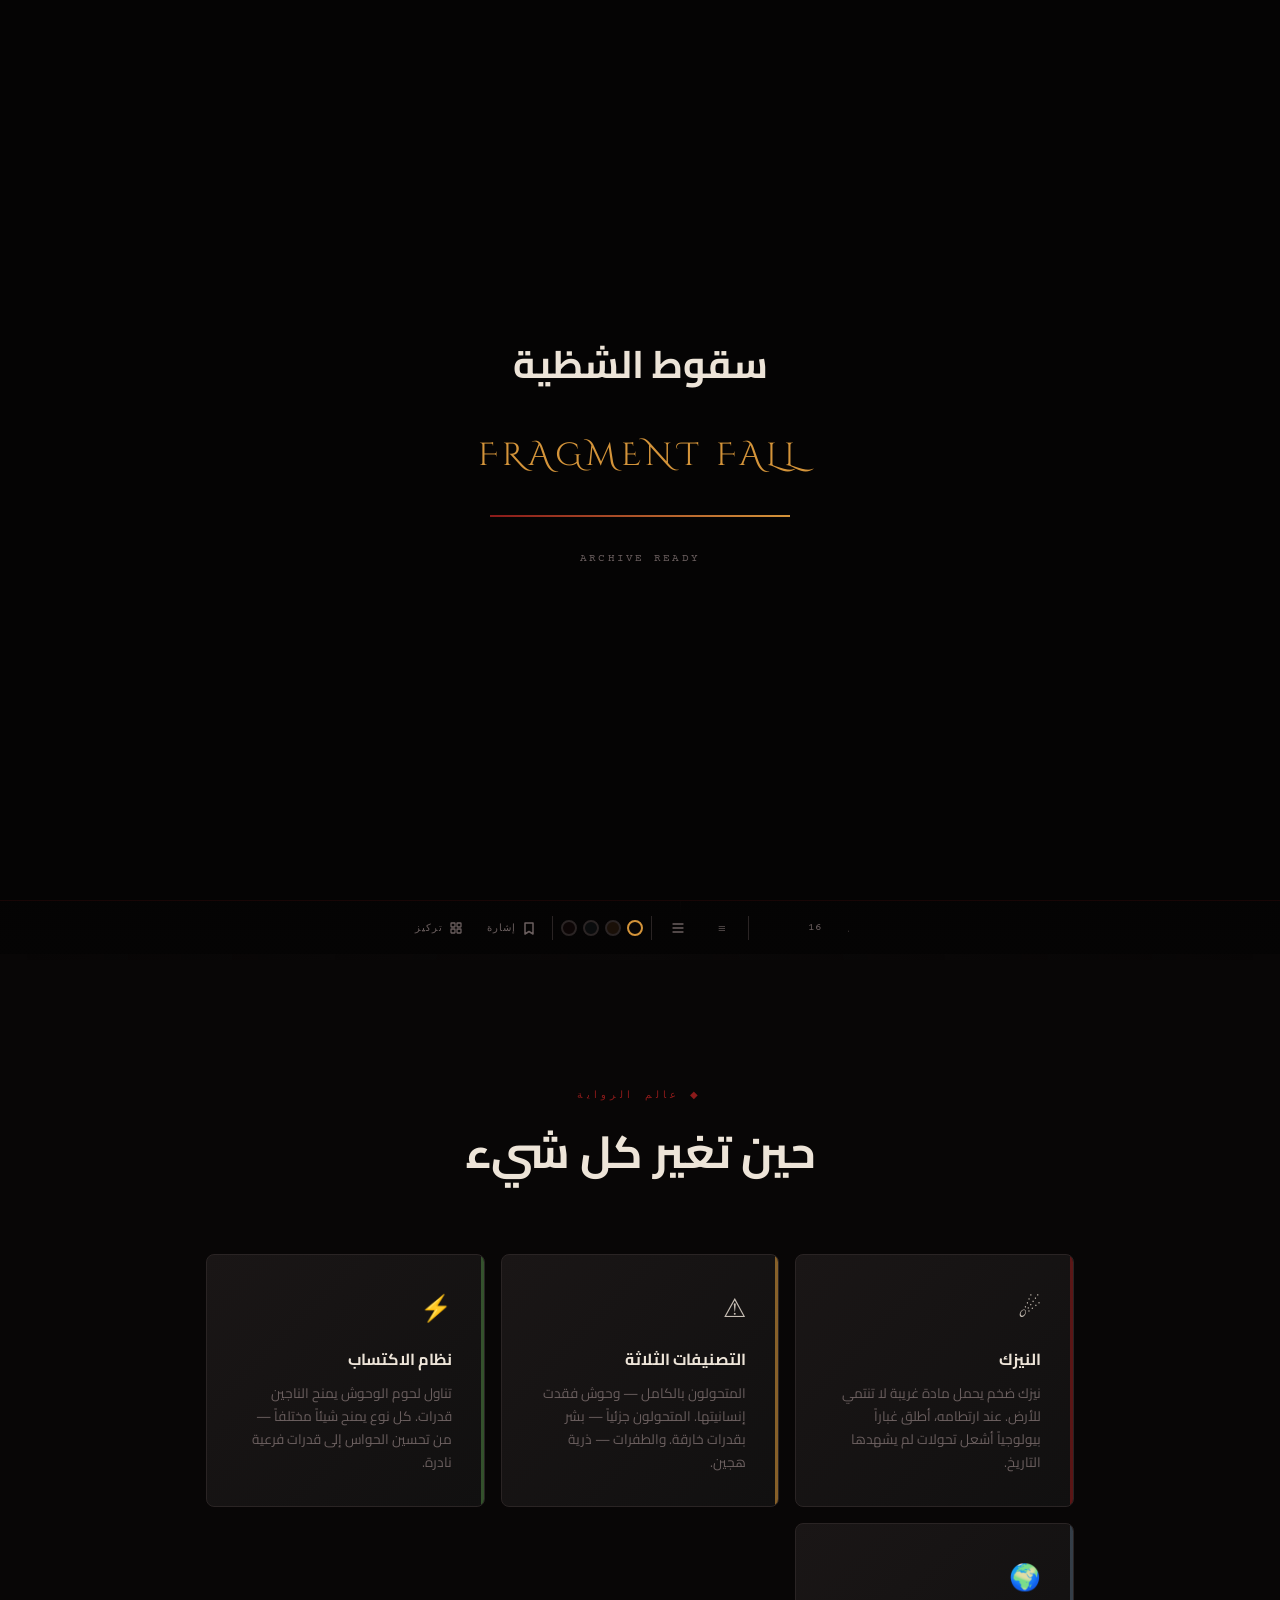
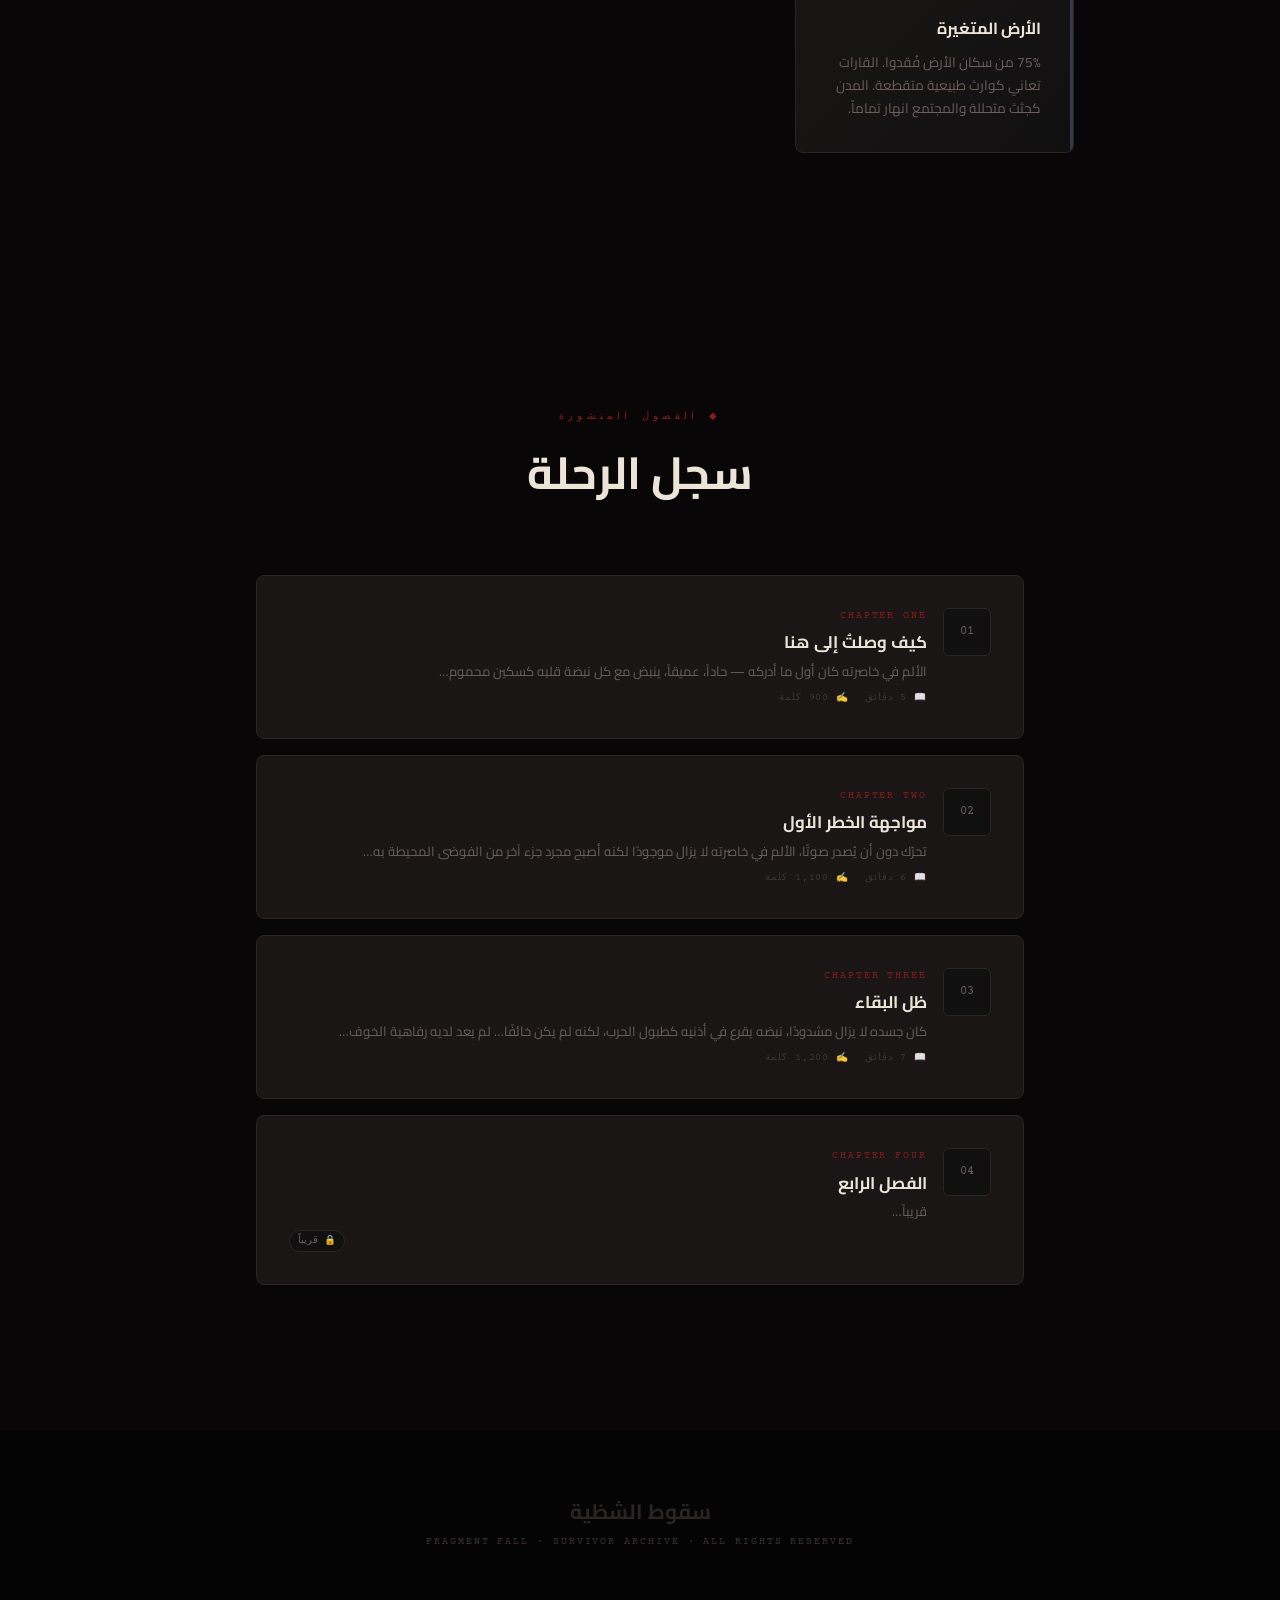
<file: index.html>
<!DOCTYPE html>
<html lang="ar" dir="rtl">
<head>
  <meta charset="UTF-8" />
  <meta name="viewport" content="width=device-width, initial-scale=1.0" />
  <meta name="description" content="سقوط الشظية — رواية بقاء ما بعد الكوارث. عالم تحول فيه كل شيء في لحظة واحدة." />
  <meta property="og:title" content="سقوط الشظية | Fragment Fall" />
  <meta property="og:description" content="في عالم لم يكن مستعدًا للمصائب، تغير كل شيء في لحظة واحدة." />
  <meta property="og:type" content="book" />
  <meta name="theme-color" content="#0a0808" />
  <title>سقوط الشظية | Fragment Fall</title>
  <link rel="preconnect" href="https://fonts.googleapis.com" />
  <link rel="preconnect" href="https://fonts.gstatic.com" crossorigin />
  <link href="https://fonts.googleapis.com/css2?family=Amiri:ital,wght@0,400;0,700;1,400&family=Cairo:wght@300;400;600;700;900&family=Cinzel+Decorative:wght@400;700&family=Courier+Prime:wght@400;700&display=swap" rel="stylesheet" />
  <link rel="stylesheet" href="css/shared.css" />
  <script type="application/ld+json">
  {
    "@context": "https://schema.org",
    "@type": "Book",
    "name": "سقوط الشظية",
    "alternateName": "Fragment Fall",
    "author": { "@type": "Person", "name": "Hanzo" },
    "genre": ["Post-Apocalyptic", "Survival", "Dark Fiction"],
    "inLanguage": "ar",
    "description": "في عالم لم يكن مستعدًا للمصائب، تغير كل شيء في لحظة واحدة حين سقط نيزك ضخم من السماء."
  }
  </script>
<style>
/* ═══════════════════════════════════════════════
   FRAGMENT FALL — CSS DESIGN SYSTEM
   Dark Survivor Archive Aesthetic
═══════════════════════════════════════════════ */

/* ── 1. CUSTOM PROPERTIES ── */
:root {
  /* Core Palette */
  --void:        #050404;
  --abyss:       #0a0808;
  --shadow:      #111010;
  --crater:      #1a1616;
  --ash:         #2a2424;
  --smoke:       #3d3535;
  --dust:        #6b5f5f;
  --bone:        #b8a898;
  --parchment:   #d4c9b8;
  --ghost:       #ede4d8;

  /* Accent Palette */
  --blood:       #8b1a1a;
  --ember:       #c0392b;
  --rust:        #d4562b;
  --amber:       #d4943a;
  --gold:        #c9a227;
  --acid:        #4a7c3f;
  --moss:        #2d4a28;
  --steel:       #4a5a6b;
  --ice:         #8ab4c8;

  /* Typography */
  --font-arabic:    'Cairo', 'Amiri', serif;
  --font-body:      'Amiri', serif;
  --font-display:   'Cinzel Decorative', serif;
  --font-mono:      'Courier Prime', monospace;

  /* Reading Variables (user-controlled) */
  --reading-size:   1.15rem;
  --reading-lh:     2.1;
  --reading-width:  68ch;
  --reading-font:   var(--font-body);

  /* Spacing */
  --sp-xs:  0.25rem;
  --sp-sm:  0.5rem;
  --sp-md:  1rem;
  --sp-lg:  2rem;
  --sp-xl:  4rem;
  --sp-2xl: 8rem;

  /* Transitions */
  --ease-out:   cubic-bezier(0.16, 1, 0.3, 1);
  --ease-in:    cubic-bezier(0.7, 0, 0.84, 0);
  --ease-circ:  cubic-bezier(0.85, 0, 0.15, 1);
  --t-fast:  180ms;
  --t-mid:   380ms;
  --t-slow:  700ms;

  /* Layout */
  --sidebar-w:    280px;
  --header-h:     60px;
  --controls-h:   54px;
  --z-canvas:     0;
  --z-base:       10;
  --z-sidebar:    50;
  --z-header:     60;
  --z-controls:   70;
  --z-modal:      100;
  --z-toast:      200;
  --z-loader:     999;

  /* Glow Effects */
  --glow-blood:  0 0 20px rgba(139, 26, 26, 0.4),  0 0 60px rgba(139, 26, 26, 0.15);
  --glow-amber:  0 0 20px rgba(212, 148, 58, 0.4),  0 0 60px rgba(212, 148, 58, 0.15);
  --glow-text:   0 0 12px rgba(212, 201, 184, 0.3);
}

/* ── 2. RESET & BASE ── */
*, *::before, *::after {
  box-sizing: border-box;
  margin: 0;
  padding: 0;
}
html {
  scroll-behavior: smooth;
  text-size-adjust: 100%;
}
body {
  font-family: var(--font-arabic);
  background: var(--abyss);
  color: var(--parchment);
  line-height: 1.7;
  overflow-x: hidden;
  min-height: 100vh;
  direction: rtl;
}
body.reading-mode {
  background: var(--void);
}
::selection {
  background: rgba(139, 26, 26, 0.5);
  color: var(--ghost);
}
::-webkit-scrollbar { width: 6px; }
::-webkit-scrollbar-track { background: var(--shadow); }
::-webkit-scrollbar-thumb {
  background: var(--ash);
  border-radius: 3px;
}
::-webkit-scrollbar-thumb:hover { background: var(--smoke); }
img { max-width: 100%; display: block; }
button {
  cursor: pointer;
  border: none;
  background: none;
  font-family: inherit;
  color: inherit;
}
a { color: inherit; text-decoration: none; }
ul { list-style: none; }

/* ── 3. PARTICLES CANVAS ── */
#particles-canvas {
  position: fixed;
  inset: 0;
  z-index: var(--z-canvas);
  pointer-events: none;
  opacity: 0.6;
}

/* ── 4. SCANLINE OVERLAY ── */
body::after {
  content: '';
  position: fixed;
  inset: 0;
  background: repeating-linear-gradient(
    0deg,
    transparent,
    transparent 2px,
    rgba(0,0,0,0.03) 2px,
    rgba(0,0,0,0.03) 4px
  );
  pointer-events: none;
  z-index: 1;
}

/* ── 5. LOADER ── */
#loader {
  position: fixed;
  inset: 0;
  z-index: var(--z-loader);
  background: var(--void);
  display: flex;
  align-items: center;
  justify-content: center;
  flex-direction: column;
  gap: var(--sp-lg);
  transition: opacity var(--t-slow) var(--ease-out),
              visibility var(--t-slow);
}
#loader.hidden {
  opacity: 0;
  visibility: hidden;
  pointer-events: none;
}
.loader-title {
  font-family: var(--font-display);
  font-size: clamp(1.2rem, 4vw, 2rem);
  color: var(--amber);
  letter-spacing: 0.15em;
  text-align: center;
  animation: flicker 3s infinite;
}
.loader-ar {
  font-family: var(--font-arabic);
  font-size: clamp(1.4rem, 5vw, 2.4rem);
  font-weight: 700;
  color: var(--ghost);
  text-align: center;
  direction: rtl;
}
.loader-bar-wrap {
  width: min(300px, 80vw);
  height: 2px;
  background: var(--ash);
  position: relative;
  overflow: hidden;
}
.loader-bar {
  height: 100%;
  background: linear-gradient(90deg, var(--blood), var(--amber));
  width: 0%;
  transition: width 0.1s linear;
  box-shadow: var(--glow-amber);
}
.loader-status {
  font-family: var(--font-mono);
  font-size: 0.7rem;
  color: var(--dust);
  letter-spacing: 0.2em;
  text-transform: uppercase;
}

/* ── 6. HEADER ── */
#site-header {
  position: fixed;
  top: 0;
  inset-inline: 0;
  height: var(--header-h);
  z-index: var(--z-header);
  background: linear-gradient(180deg, var(--void) 0%, rgba(5,4,4,0.92) 100%);
  backdrop-filter: blur(12px);
  -webkit-backdrop-filter: blur(12px);
  border-bottom: 1px solid rgba(139, 26, 26, 0.2);
  display: flex;
  align-items: center;
  justify-content: space-between;
  padding: 0 var(--sp-lg);
  transition: transform var(--t-mid) var(--ease-out),
              background var(--t-mid);
}
#site-header.hidden {
  transform: translateY(-100%);
}
.header-logo {
  display: flex;
  align-items: center;
  gap: var(--sp-sm);
  cursor: pointer;
}
.logo-icon {
  width: 28px;
  height: 28px;
  position: relative;
}
.logo-icon svg { width: 100%; height: 100%; }
.logo-text-ar {
  font-family: var(--font-arabic);
  font-size: 1rem;
  font-weight: 700;
  color: var(--ghost);
  letter-spacing: 0.05em;
}
.logo-text-en {
  font-family: var(--font-mono);
  font-size: 0.6rem;
  color: var(--dust);
  letter-spacing: 0.3em;
  text-transform: uppercase;
  display: block;
  line-height: 1;
}
.header-nav {
  display: flex;
  align-items: center;
  gap: var(--sp-xs);
}
.header-btn {
  width: 38px;
  height: 38px;
  border-radius: 6px;
  display: flex;
  align-items: center;
  justify-content: center;
  color: var(--dust);
  transition: color var(--t-fast), background var(--t-fast);
  font-size: 1rem;
  position: relative;
}
.header-btn:hover {
  color: var(--amber);
  background: rgba(212, 148, 58, 0.08);
}
.header-btn.active {
  color: var(--blood);
  background: rgba(139, 26, 26, 0.12);
}
.header-chapter-info {
  font-family: var(--font-mono);
  font-size: 0.65rem;
  color: var(--dust);
  letter-spacing: 0.15em;
  text-transform: uppercase;
  padding: 0 var(--sp-md);
  border-right: 1px solid var(--ash);
  margin-inline-end: var(--sp-xs);
  display: none;
}
.header-chapter-info.visible { display: block; }

/* ── 7. PROGRESS BAR ── */
#reading-progress {
  position: fixed;
  top: var(--header-h);
  inset-inline: 0;
  height: 2px;
  z-index: var(--z-header);
  background: var(--shadow);
  overflow: hidden;
}
#reading-progress-fill {
  height: 100%;
  background: linear-gradient(90deg, var(--blood) 0%, var(--amber) 100%);
  width: 0%;
  transition: width 0.1s linear;
  box-shadow: var(--glow-amber);
}

/* ── 8. SIDEBAR (TOC) ── */
#sidebar {
  position: fixed;
  top: var(--header-h);
  right: 0;
  width: var(--sidebar-w);
  bottom: 0;
  z-index: var(--z-sidebar);
  background: linear-gradient(180deg, rgba(10,8,8,0.97) 0%, rgba(5,4,4,0.99) 100%);
  backdrop-filter: blur(20px);
  -webkit-backdrop-filter: blur(20px);
  border-left: 1px solid rgba(139, 26, 26, 0.15);
  transform: translateX(calc(var(--sidebar-w) + 4px));
  transition: transform var(--t-mid) var(--ease-out);
  display: flex;
  flex-direction: column;
  overflow: hidden;
}
#sidebar.open {
  transform: translateX(0);
  box-shadow: -20px 0 60px rgba(0,0,0,0.7), var(--glow-blood);
}
.sidebar-header {
  padding: var(--sp-lg) var(--sp-md) var(--sp-md);
  border-bottom: 1px solid var(--ash);
  flex-shrink: 0;
}
.sidebar-title {
  font-family: var(--font-mono);
  font-size: 0.65rem;
  color: var(--blood);
  letter-spacing: 0.3em;
  text-transform: uppercase;
  margin-bottom: var(--sp-xs);
  display: block;
}
.sidebar-novel-title {
  font-family: var(--font-arabic);
  font-size: 1.1rem;
  font-weight: 700;
  color: var(--ghost);
  direction: rtl;
}
.sidebar-close {
  position: absolute;
  top: var(--sp-md);
  left: var(--sp-md);
  width: 32px;
  height: 32px;
  border-radius: 4px;
  display: flex;
  align-items: center;
  justify-content: center;
  color: var(--dust);
  transition: color var(--t-fast), background var(--t-fast);
}
.sidebar-close:hover {
  color: var(--ghost);
  background: var(--ash);
}
.sidebar-search {
  padding: var(--sp-sm) var(--sp-md);
  border-bottom: 1px solid rgba(42,36,36,0.5);
  flex-shrink: 0;
}
.sidebar-search input {
  width: 100%;
  background: var(--crater);
  border: 1px solid var(--ash);
  border-radius: 6px;
  padding: 0.5rem 0.8rem;
  color: var(--parchment);
  font-family: var(--font-arabic);
  font-size: 0.85rem;
  direction: rtl;
  transition: border-color var(--t-fast);
  outline: none;
}
.sidebar-search input:focus {
  border-color: var(--blood);
  box-shadow: 0 0 0 2px rgba(139,26,26,0.15);
}
.sidebar-search input::placeholder { color: var(--smoke); }
.toc-list {
  flex: 1;
  overflow-y: auto;
  padding: var(--sp-sm) 0;
}
.toc-section-label {
  font-family: var(--font-mono);
  font-size: 0.6rem;
  color: var(--dust);
  letter-spacing: 0.25em;
  text-transform: uppercase;
  padding: var(--sp-sm) var(--sp-md) var(--sp-xs);
  display: block;
}
.toc-item {
  display: block;
  width: 100%;
  padding: 0.65rem var(--sp-md);
  text-align: right;
  border-right: 3px solid transparent;
  transition: background var(--t-fast),
              border-color var(--t-fast),
              color var(--t-fast);
  cursor: pointer;
  position: relative;
}
.toc-item:hover {
  background: rgba(139, 26, 26, 0.07);
  border-right-color: rgba(139, 26, 26, 0.4);
}
.toc-item.active {
  background: rgba(139, 26, 26, 0.12);
  border-right-color: var(--blood);
}
.toc-item.active .toc-item-title { color: var(--amber); }
.toc-item-num {
  font-family: var(--font-mono);
  font-size: 0.6rem;
  color: var(--dust);
  letter-spacing: 0.2em;
  display: block;
  margin-bottom: 2px;
}
.toc-item-title {
  font-family: var(--font-arabic);
  font-size: 0.88rem;
  color: var(--bone);
  line-height: 1.4;
  display: block;
  transition: color var(--t-fast);
}
.toc-item-status {
  position: absolute;
  top: 50%;
  left: var(--sp-sm);
  transform: translateY(-50%);
  width: 6px;
  height: 6px;
  border-radius: 50%;
  background: var(--ash);
}
.toc-item.active .toc-item-status { background: var(--blood); }
.toc-item.read .toc-item-status { background: var(--acid); }
.toc-item.locked {
  opacity: 0.4;
  cursor: not-allowed;
}
.toc-item.locked:hover { background: none; border-right-color: transparent; }

/* ── 9. MAIN CONTENT AREA ── */
#main-content {
  min-height: 100vh;
  padding-top: var(--header-h);
  transition: margin-right var(--t-mid) var(--ease-out);
  position: relative;
  z-index: var(--z-base);
}

/* ── 10. HERO PAGE ── */
#hero-page {
  min-height: 100vh;
  display: flex;
  flex-direction: column;
  align-items: center;
  justify-content: center;
  position: relative;
  overflow: hidden;
  padding: var(--sp-xl) var(--sp-md);
}
.hero-bg-gradient {
  position: absolute;
  inset: 0;
  background:
    radial-gradient(ellipse 60% 50% at 50% 30%, rgba(139, 26, 26, 0.12) 0%, transparent 70%),
    radial-gradient(ellipse 80% 40% at 50% 100%, rgba(10, 8, 8, 1) 0%, transparent 60%);
  pointer-events: none;
}
.hero-crack-line {
  position: absolute;
  top: 0;
  left: 50%;
  transform: translateX(-50%);
  width: 1px;
  height: 45vh;
  background: linear-gradient(180deg, var(--blood) 0%, transparent 100%);
  opacity: 0.4;
  animation: crack-pulse 4s ease-in-out infinite;
}
@keyframes crack-pulse {
  0%, 100% { opacity: 0.4; }
  50% { opacity: 0.8; box-shadow: 0 0 12px var(--blood); }
}
.hero-eyebrow {
  font-family: var(--font-mono);
  font-size: 0.65rem;
  color: var(--blood);
  letter-spacing: 0.5em;
  text-transform: uppercase;
  margin-bottom: var(--sp-lg);
  animation: fadeUp 1s var(--ease-out) 0.5s both;
}
.hero-title-ar {
  font-family: var(--font-arabic);
  font-size: clamp(2.8rem, 10vw, 6rem);
  font-weight: 900;
  color: var(--ghost);
  text-align: center;
  line-height: 1.1;
  letter-spacing: -0.02em;
  margin-bottom: var(--sp-sm);
  animation: fadeUp 1s var(--ease-out) 0.7s both;
  text-shadow: var(--glow-text);
}
.hero-title-en {
  font-family: var(--font-display);
  font-size: clamp(0.8rem, 3vw, 1.4rem);
  color: var(--amber);
  letter-spacing: 0.4em;
  text-transform: uppercase;
  margin-bottom: var(--sp-xl);
  animation: fadeUp 1s var(--ease-out) 0.9s both;
}
.hero-divider {
  display: flex;
  align-items: center;
  gap: var(--sp-md);
  margin-bottom: var(--sp-xl);
  animation: fadeUp 1s var(--ease-out) 1.1s both;
}
.hero-divider-line {
  width: 80px;
  height: 1px;
  background: linear-gradient(90deg, transparent, var(--blood), transparent);
}
.hero-divider-icon {
  color: var(--blood);
  font-size: 0.9rem;
}
.hero-synopsis {
  max-width: 52ch;
  text-align: center;
  font-family: var(--font-body);
  font-size: 1.05rem;
  color: var(--bone);
  line-height: 1.9;
  margin-bottom: var(--sp-xl);
  animation: fadeUp 1s var(--ease-out) 1.3s both;
  direction: rtl;
}
.hero-cta-group {
  display: flex;
  gap: var(--sp-md);
  align-items: center;
  flex-wrap: wrap;
  justify-content: center;
  animation: fadeUp 1s var(--ease-out) 1.5s both;
}
.btn-primary {
  display: inline-flex;
  align-items: center;
  gap: var(--sp-sm);
  padding: 0.85rem 2rem;
  background: var(--blood);
  color: var(--ghost);
  font-family: var(--font-arabic);
  font-size: 0.95rem;
  font-weight: 600;
  border-radius: 4px;
  border: 1px solid rgba(139, 26, 26, 0.8);
  cursor: pointer;
  transition: background var(--t-fast),
              box-shadow var(--t-fast),
              transform var(--t-fast);
  letter-spacing: 0.03em;
}
.btn-primary:hover {
  background: var(--ember);
  box-shadow: var(--glow-blood);
  transform: translateY(-2px);
}
.btn-secondary {
  display: inline-flex;
  align-items: center;
  gap: var(--sp-sm);
  padding: 0.85rem 1.8rem;
  background: transparent;
  color: var(--bone);
  font-family: var(--font-arabic);
  font-size: 0.9rem;
  font-weight: 400;
  border-radius: 4px;
  border: 1px solid var(--ash);
  cursor: pointer;
  transition: border-color var(--t-fast),
              color var(--t-fast),
              background var(--t-fast);
}
.btn-secondary:hover {
  border-color: var(--amber);
  color: var(--amber);
  background: rgba(212, 148, 58, 0.06);
}
.hero-stats {
  display: flex;
  gap: var(--sp-xl);
  margin-top: var(--sp-2xl);
  animation: fadeUp 1s var(--ease-out) 1.7s both;
}
.hero-stat {
  text-align: center;
}
.hero-stat-num {
  font-family: var(--font-mono);
  font-size: 1.5rem;
  color: var(--amber);
  display: block;
  font-weight: 700;
}
.hero-stat-label {
  font-family: var(--font-arabic);
  font-size: 0.75rem;
  color: var(--dust);
  letter-spacing: 0.05em;
}
.hero-scroll-hint {
  position: absolute;
  bottom: var(--sp-lg);
  left: 50%;
  transform: translateX(-50%);
  display: flex;
  flex-direction: column;
  align-items: center;
  gap: var(--sp-xs);
  animation: fadeUp 1s var(--ease-out) 2s both;
}
.hero-scroll-hint span {
  font-family: var(--font-mono);
  font-size: 0.6rem;
  color: var(--dust);
  letter-spacing: 0.3em;
  text-transform: uppercase;
}
.scroll-arrow {
  width: 1px;
  height: 40px;
  background: linear-gradient(180deg, var(--dust), transparent);
  animation: scroll-pulse 2s ease-in-out infinite;
}
@keyframes scroll-pulse {
  0%, 100% { transform: scaleY(1); opacity: 1; }
  50% { transform: scaleY(0.6); opacity: 0.4; }
}

/* ── 11. WORLD SECTION ── */
#world-section {
  padding: var(--sp-2xl) var(--sp-md);
  max-width: 900px;
  margin: 0 auto;
}
.section-header {
  text-align: center;
  margin-bottom: var(--sp-xl);
}
.section-eyebrow {
  font-family: var(--font-mono);
  font-size: 0.65rem;
  color: var(--blood);
  letter-spacing: 0.4em;
  text-transform: uppercase;
  display: block;
  margin-bottom: var(--sp-sm);
}
.section-title {
  font-family: var(--font-arabic);
  font-size: clamp(1.6rem, 5vw, 2.8rem);
  font-weight: 700;
  color: var(--ghost);
  direction: rtl;
}
.world-grid {
  display: grid;
  grid-template-columns: repeat(auto-fit, minmax(240px, 1fr));
  gap: var(--sp-md);
  margin-bottom: var(--sp-xl);
}
.world-card {
  background: linear-gradient(135deg, var(--crater) 0%, var(--shadow) 100%);
  border: 1px solid var(--ash);
  border-radius: 8px;
  padding: var(--sp-lg);
  position: relative;
  overflow: hidden;
  transition: border-color var(--t-mid), transform var(--t-mid);
}
.world-card::before {
  content: '';
  position: absolute;
  top: 0;
  right: 0;
  width: 3px;
  height: 100%;
  background: var(--color-accent, var(--blood));
  opacity: 0.6;
}
.world-card:hover {
  border-color: var(--color-accent, var(--blood));
  transform: translateY(-3px);
}
.world-card-icon {
  font-size: 1.6rem;
  margin-bottom: var(--sp-md);
  display: block;
}
.world-card-title {
  font-family: var(--font-arabic);
  font-size: 1rem;
  font-weight: 700;
  color: var(--ghost);
  margin-bottom: var(--sp-sm);
  direction: rtl;
}
.world-card-text {
  font-family: var(--font-arabic);
  font-size: 0.85rem;
  color: var(--dust);
  line-height: 1.7;
  direction: rtl;
}

/* ── 12. CHAPTERS SECTION (HOMEPAGE) ── */
#chapters-section {
  padding: var(--sp-xl) var(--sp-md) var(--sp-2xl);
  max-width: 800px;
  margin: 0 auto;
}
.chapter-card {
  display: flex;
  align-items: flex-start;
  gap: var(--sp-md);
  padding: var(--sp-lg);
  background: var(--crater);
  border: 1px solid var(--ash);
  border-radius: 8px;
  margin-bottom: var(--sp-md);
  cursor: pointer;
  transition: border-color var(--t-mid),
              background var(--t-mid),
              transform var(--t-mid);
  position: relative;
  overflow: hidden;
  direction: rtl;
  text-align: right;
}
.chapter-card::after {
  content: '';
  position: absolute;
  inset: 0;
  background: linear-gradient(135deg, rgba(139,26,26,0.05) 0%, transparent 60%);
  opacity: 0;
  transition: opacity var(--t-mid);
}
.chapter-card:hover {
  border-color: var(--blood);
  transform: translateX(-4px);
  background: linear-gradient(135deg, rgba(139,26,26,0.08) 0%, var(--crater) 100%);
}
.chapter-card:hover::after { opacity: 1; }
.chapter-card.locked {
  opacity: 0.5;
  cursor: not-allowed;
}
.chapter-card.locked:hover {
  transform: none;
  border-color: var(--ash);
  background: var(--crater);
}
.chapter-num-badge {
  flex-shrink: 0;
  width: 48px;
  height: 48px;
  background: var(--shadow);
  border: 1px solid var(--ash);
  border-radius: 6px;
  display: flex;
  align-items: center;
  justify-content: center;
  font-family: var(--font-mono);
  font-size: 0.75rem;
  color: var(--dust);
  transition: border-color var(--t-fast), color var(--t-fast);
}
.chapter-card:hover .chapter-num-badge {
  border-color: var(--blood);
  color: var(--amber);
}
.chapter-card-body { flex: 1; }
.chapter-card-title {
  font-family: var(--font-arabic);
  font-size: 1.05rem;
  font-weight: 700;
  color: var(--ghost);
  margin-bottom: var(--sp-xs);
  transition: color var(--t-fast);
}
.chapter-card:hover .chapter-card-title { color: var(--amber); }
.chapter-card-sub {
  font-family: var(--font-mono);
  font-size: 0.6rem;
  color: var(--blood);
  letter-spacing: 0.2em;
  text-transform: uppercase;
  margin-bottom: var(--sp-xs);
  display: block;
}
.chapter-card-preview {
  font-family: var(--font-arabic);
  font-size: 0.82rem;
  color: var(--dust);
  line-height: 1.6;
  display: -webkit-box;
  -webkit-line-clamp: 2;
  -webkit-box-orient: vertical;
  overflow: hidden;
}
.chapter-card-meta {
  display: flex;
  gap: var(--sp-md);
  margin-top: var(--sp-sm);
  align-items: center;
}
.chapter-meta-item {
  font-family: var(--font-mono);
  font-size: 0.6rem;
  color: var(--smoke);
  letter-spacing: 0.1em;
  display: flex;
  align-items: center;
  gap: 4px;
}
.chapter-lock-badge {
  display: inline-flex;
  align-items: center;
  gap: 4px;
  font-family: var(--font-mono);
  font-size: 0.6rem;
  color: var(--dust);
  background: var(--shadow);
  padding: 2px 8px;
  border-radius: 20px;
  border: 1px solid var(--ash);
  margin-inline-start: auto;
}

/* ── 13. READING PAGE ── */
#reading-page {
  display: none;
  min-height: 100vh;
  padding-top: var(--header-h);
}
#reading-page.active { display: block; }
.chapter-hero {
  min-height: 40vh;
  display: flex;
  flex-direction: column;
  align-items: center;
  justify-content: flex-end;
  padding: var(--sp-xl) var(--sp-md) var(--sp-xl);
  text-align: center;
  position: relative;
  background: linear-gradient(180deg,
    rgba(139, 26, 26, 0.08) 0%,
    transparent 40%,
    var(--abyss) 100%
  );
}
.chapter-hero-eyebrow {
  font-family: var(--font-mono);
  font-size: 0.65rem;
  color: var(--blood);
  letter-spacing: 0.4em;
  text-transform: uppercase;
  margin-bottom: var(--sp-md);
  animation: fadeUp 0.6s var(--ease-out) both;
}
.chapter-hero-num {
  font-family: var(--font-display);
  font-size: clamp(0.9rem, 3vw, 1.3rem);
  color: var(--amber);
  letter-spacing: 0.2em;
  margin-bottom: var(--sp-sm);
  animation: fadeUp 0.6s var(--ease-out) 0.1s both;
}
.chapter-hero-title {
  font-family: var(--font-arabic);
  font-size: clamp(1.8rem, 6vw, 3.2rem);
  font-weight: 900;
  color: var(--ghost);
  line-height: 1.2;
  margin-bottom: var(--sp-lg);
  animation: fadeUp 0.6s var(--ease-out) 0.2s both;
  text-shadow: var(--glow-text);
}
.chapter-hero-line {
  width: 60px;
  height: 1px;
  background: linear-gradient(90deg, transparent, var(--blood), transparent);
  margin: 0 auto;
  animation: fadeUp 0.6s var(--ease-out) 0.3s both;
}

/* ── 14. READING AREA ── */
.reading-container {
  max-width: var(--reading-width);
  margin: 0 auto;
  padding: var(--sp-xl) var(--sp-md) calc(var(--sp-2xl) * 2);
}
.reading-text {
  font-family: var(--reading-font);
  font-size: var(--reading-size);
  line-height: var(--reading-lh);
  color: var(--parchment);
  direction: rtl;
  text-align: justify;
  hyphens: auto;
}
.reading-text p {
  margin-bottom: 1.5em;
  text-indent: 2em;
}
.reading-text p:first-child { text-indent: 0; }
.reading-text .dialogue {
  color: var(--ghost);
  font-weight: 600;
  position: relative;
}
.reading-text .dialogue::before {
  content: '"';
  color: var(--blood);
  font-size: 1.3em;
  line-height: 0;
  vertical-align: -0.3em;
  margin-inline-end: 2px;
}
.reading-text em {
  font-style: italic;
  color: var(--amber);
}
.reading-text strong {
  font-weight: 700;
  color: var(--ghost);
}
.reading-text .scene-break {
  text-align: center;
  color: var(--blood);
  font-size: 1.2rem;
  letter-spacing: 0.5em;
  margin: 2em 0;
  display: block;
}
/* Reading Text Themes */
[data-theme="void"]    { --parchment: #c8bfb5; --abyss: #080606; }
[data-theme="ember"]   { --parchment: #e0c9a8; --abyss: #0f0a06; }
[data-theme="ash"]     { --parchment: #b8bfc0; --abyss: #080a0b; }
[data-theme="blood"]   { --parchment: #d4b8b8; --abyss: #080606; }

/* ── 15. CHAPTER NAVIGATION ── */
.chapter-nav {
  display: flex;
  justify-content: space-between;
  align-items: center;
  padding: var(--sp-xl) var(--sp-md);
  border-top: 1px solid var(--ash);
  max-width: 800px;
  margin: 0 auto;
  gap: var(--sp-md);
}
.chapter-nav-btn {
  display: flex;
  align-items: center;
  gap: var(--sp-sm);
  padding: 0.8rem 1.5rem;
  border: 1px solid var(--ash);
  border-radius: 6px;
  color: var(--bone);
  font-family: var(--font-arabic);
  font-size: 0.9rem;
  transition: border-color var(--t-fast),
              color var(--t-fast),
              background var(--t-fast);
  cursor: pointer;
  background: var(--crater);
}
.chapter-nav-btn:hover {
  border-color: var(--blood);
  color: var(--ghost);
  background: rgba(139,26,26,0.08);
}
.chapter-nav-btn:disabled {
  opacity: 0.3;
  cursor: not-allowed;
}
.chapter-nav-btn:disabled:hover {
  border-color: var(--ash);
  color: var(--bone);
  background: var(--crater);
}
.chapter-nav-center {
  font-family: var(--font-mono);
  font-size: 0.65rem;
  color: var(--dust);
  letter-spacing: 0.2em;
  text-align: center;
}

/* ── 16. READING CONTROLS PANEL ── */
#reading-controls {
  position: fixed;
  bottom: 0;
  inset-inline: 0;
  z-index: var(--z-controls);
  background: linear-gradient(0deg, rgba(5,4,4,0.98) 0%, rgba(5,4,4,0.92) 100%);
  backdrop-filter: blur(16px);
  -webkit-backdrop-filter: blur(16px);
  border-top: 1px solid rgba(139, 26, 26, 0.15);
  height: var(--controls-h);
  display: flex;
  align-items: center;
  justify-content: center;
  gap: var(--sp-sm);
  padding: 0 var(--sp-md);
  transform: translateY(100%);
  transition: transform var(--t-mid) var(--ease-out);
}
#reading-controls.visible {
  transform: translateY(0);
}
.ctrl-separator {
  width: 1px;
  height: 24px;
  background: var(--ash);
}
.ctrl-btn {
  height: 36px;
  min-width: 36px;
  padding: 0 var(--sp-sm);
  border-radius: 5px;
  display: flex;
  align-items: center;
  justify-content: center;
  gap: 6px;
  color: var(--dust);
  font-size: 0.85rem;
  transition: color var(--t-fast), background var(--t-fast);
  cursor: pointer;
}
.ctrl-btn:hover {
  color: var(--parchment);
  background: var(--ash);
}
.ctrl-btn.active {
  color: var(--amber);
  background: rgba(212, 148, 58, 0.1);
}
.ctrl-label {
  font-family: var(--font-mono);
  font-size: 0.6rem;
  letter-spacing: 0.1em;
  display: none;
}
.font-size-display {
  font-family: var(--font-mono);
  font-size: 0.7rem;
  color: var(--dust);
  min-width: 28px;
  text-align: center;
}
.theme-dot {
  width: 16px;
  height: 16px;
  border-radius: 50%;
  border: 2px solid var(--ash);
  cursor: pointer;
  transition: border-color var(--t-fast), transform var(--t-fast);
}
.theme-dot:hover { transform: scale(1.2); }
.theme-dot.active { border-color: var(--amber); }
.theme-dot[data-theme="void"]  { background: #080606; }
.theme-dot[data-theme="ember"] { background: #1a1008; }
.theme-dot[data-theme="ash"]   { background: #0a0c0d; }
.theme-dot[data-theme="blood"] { background: #0d0606; }

/* ── 17. MODALS ── */
.modal-overlay {
  position: fixed;
  inset: 0;
  z-index: var(--z-modal);
  background: rgba(5, 4, 4, 0.85);
  backdrop-filter: blur(8px);
  -webkit-backdrop-filter: blur(8px);
  display: flex;
  align-items: center;
  justify-content: center;
  padding: var(--sp-md);
  opacity: 0;
  visibility: hidden;
  transition: opacity var(--t-mid),
              visibility var(--t-mid);
}
.modal-overlay.open {
  opacity: 1;
  visibility: visible;
}
.modal-box {
  background: var(--shadow);
  border: 1px solid rgba(139, 26, 26, 0.25);
  border-radius: 10px;
  width: min(520px, 100%);
  max-height: 80vh;
  display: flex;
  flex-direction: column;
  overflow: hidden;
  transform: translateY(16px) scale(0.97);
  transition: transform var(--t-mid) var(--ease-out);
  box-shadow: 0 30px 80px rgba(0,0,0,0.7), var(--glow-blood);
}
.modal-overlay.open .modal-box {
  transform: translateY(0) scale(1);
}
.modal-header {
  display: flex;
  align-items: center;
  justify-content: space-between;
  padding: var(--sp-md) var(--sp-lg);
  border-bottom: 1px solid var(--ash);
  flex-shrink: 0;
}
.modal-title {
  font-family: var(--font-arabic);
  font-size: 1rem;
  font-weight: 700;
  color: var(--ghost);
  direction: rtl;
}
.modal-close {
  width: 30px;
  height: 30px;
  border-radius: 4px;
  display: flex;
  align-items: center;
  justify-content: center;
  color: var(--dust);
  transition: color var(--t-fast), background var(--t-fast);
  font-size: 1.1rem;
}
.modal-close:hover { color: var(--ghost); background: var(--ash); }
.modal-body {
  flex: 1;
  overflow-y: auto;
  padding: var(--sp-lg);
  direction: rtl;
}

/* ── 18. SEARCH IN MODAL ── */
.search-input-wrap {
  position: relative;
  margin-bottom: var(--sp-md);
}
.search-input {
  width: 100%;
  background: var(--crater);
  border: 1px solid var(--ash);
  border-radius: 6px;
  padding: 0.7rem 1rem 0.7rem 2.5rem;
  color: var(--ghost);
  font-family: var(--font-arabic);
  font-size: 0.95rem;
  direction: rtl;
  outline: none;
  transition: border-color var(--t-fast);
}
.search-input:focus {
  border-color: var(--blood);
  box-shadow: 0 0 0 2px rgba(139,26,26,0.15);
}
.search-icon {
  position: absolute;
  left: 0.8rem;
  top: 50%;
  transform: translateY(-50%);
  color: var(--dust);
  font-size: 0.9rem;
}
.search-results { display: flex; flex-direction: column; gap: var(--sp-sm); }
.search-result-item {
  padding: var(--sp-sm) var(--sp-md);
  background: var(--crater);
  border: 1px solid var(--ash);
  border-radius: 6px;
  cursor: pointer;
  transition: border-color var(--t-fast), background var(--t-fast);
}
.search-result-item:hover {
  border-color: var(--blood);
  background: rgba(139,26,26,0.07);
}
.search-result-chapter {
  font-family: var(--font-mono);
  font-size: 0.6rem;
  color: var(--blood);
  letter-spacing: 0.2em;
  text-transform: uppercase;
  margin-bottom: 4px;
  display: block;
}
.search-result-text {
  font-family: var(--font-arabic);
  font-size: 0.85rem;
  color: var(--bone);
  line-height: 1.5;
}
.search-result-text mark {
  background: rgba(212, 148, 58, 0.25);
  color: var(--amber);
  border-radius: 2px;
  padding: 0 2px;
}

/* ── 19. BOOKMARKS ── */
.bookmark-empty {
  text-align: center;
  padding: var(--sp-xl);
  color: var(--dust);
  font-family: var(--font-arabic);
  font-size: 0.9rem;
}
.bookmark-item {
  display: flex;
  align-items: center;
  justify-content: space-between;
  padding: var(--sp-sm) var(--sp-md);
  background: var(--crater);
  border: 1px solid var(--ash);
  border-radius: 6px;
  margin-bottom: var(--sp-sm);
  direction: rtl;
  gap: var(--sp-sm);
  cursor: pointer;
  transition: border-color var(--t-fast);
}
.bookmark-item:hover { border-color: var(--amber); }
.bookmark-item-body { flex: 1; }
.bookmark-chapter {
  font-family: var(--font-mono);
  font-size: 0.6rem;
  color: var(--dust);
  letter-spacing: 0.2em;
  text-transform: uppercase;
  display: block;
  margin-bottom: 2px;
}
.bookmark-text {
  font-family: var(--font-arabic);
  font-size: 0.82rem;
  color: var(--bone);
  display: -webkit-box;
  -webkit-line-clamp: 2;
  -webkit-box-orient: vertical;
  overflow: hidden;
}
.bookmark-delete {
  color: var(--dust);
  font-size: 0.85rem;
  padding: 4px;
  transition: color var(--t-fast);
}
.bookmark-delete:hover { color: var(--ember); }

/* ── 20. TOAST NOTIFICATIONS ── */
#toast-container {
  position: fixed;
  bottom: calc(var(--controls-h) + var(--sp-md));
  right: var(--sp-md);
  z-index: var(--z-toast);
  display: flex;
  flex-direction: column;
  gap: var(--sp-sm);
  pointer-events: none;
}
.toast {
  background: var(--crater);
  border: 1px solid var(--ash);
  border-radius: 6px;
  padding: 0.65rem 1rem;
  display: flex;
  align-items: center;
  gap: var(--sp-sm);
  font-family: var(--font-arabic);
  font-size: 0.85rem;
  color: var(--bone);
  min-width: 200px;
  max-width: 320px;
  box-shadow: 0 8px 24px rgba(0,0,0,0.5);
  animation: toast-in var(--t-mid) var(--ease-out) both;
  pointer-events: auto;
  direction: rtl;
}
.toast.removing {
  animation: toast-out var(--t-mid) var(--ease-in) both;
}
.toast-icon { font-size: 1rem; flex-shrink: 0; }
.toast.success { border-color: rgba(74, 124, 63, 0.4); }
.toast.success .toast-icon { color: var(--acid); }
.toast.info { border-color: rgba(212, 148, 58, 0.3); }
.toast.info .toast-icon { color: var(--amber); }
.toast.error { border-color: rgba(139, 26, 26, 0.4); }
.toast.error .toast-icon { color: var(--blood); }

@keyframes toast-in {
  from { opacity: 0; transform: translateX(20px); }
  to   { opacity: 1; transform: translateX(0); }
}
@keyframes toast-out {
  from { opacity: 1; transform: translateX(0); }
  to   { opacity: 0; transform: translateX(20px); }
}

/* ── 21. SIDEBAR OVERLAY ── */
#sidebar-overlay {
  position: fixed;
  inset: 0;
  z-index: calc(var(--z-sidebar) - 1);
  background: rgba(5,4,4,0.6);
  opacity: 0;
  visibility: hidden;
  transition: opacity var(--t-mid), visibility var(--t-mid);
}
#sidebar-overlay.visible { opacity: 1; visibility: visible; }

/* ── 22. ANIMATIONS ── */
@keyframes fadeUp {
  from { opacity: 0; transform: translateY(24px); }
  to   { opacity: 1; transform: translateY(0); }
}
@keyframes fadeIn {
  from { opacity: 0; }
  to   { opacity: 1; }
}
@keyframes flicker {
  0%, 100% { opacity: 1; }
  92% { opacity: 1; }
  93% { opacity: 0.3; }
  94% { opacity: 1; }
  96% { opacity: 0.6; }
  97% { opacity: 1; }
}
.reveal {
  opacity: 0;
  transform: translateY(20px);
  transition: opacity 0.7s var(--ease-out), transform 0.7s var(--ease-out);
}
.reveal.visible { opacity: 1; transform: none; }

/* ── 23. KEYBOARD SHORTCUTS OVERLAY ── */
#shortcuts-overlay {
  position: fixed;
  inset: 0;
  z-index: var(--z-modal);
  background: rgba(5,4,4,0.92);
  backdrop-filter: blur(12px);
  display: flex;
  align-items: center;
  justify-content: center;
  opacity: 0;
  visibility: hidden;
  transition: opacity var(--t-mid), visibility var(--t-mid);
}
#shortcuts-overlay.open { opacity: 1; visibility: visible; }
.shortcuts-grid {
  display: grid;
  grid-template-columns: 1fr 1fr;
  gap: var(--sp-sm) var(--sp-xl);
  max-width: 480px;
  width: 100%;
}
.shortcut-row {
  display: flex;
  align-items: center;
  justify-content: space-between;
  gap: var(--sp-md);
}
.shortcut-label {
  font-family: var(--font-arabic);
  font-size: 0.85rem;
  color: var(--bone);
  direction: rtl;
}
.shortcut-key {
  font-family: var(--font-mono);
  font-size: 0.7rem;
  background: var(--crater);
  border: 1px solid var(--ash);
  border-radius: 4px;
  padding: 2px 8px;
  color: var(--amber);
  flex-shrink: 0;
}
.shortcuts-title {
  font-family: var(--font-display);
  font-size: 1rem;
  color: var(--amber);
  letter-spacing: 0.2em;
  text-align: center;
  margin-bottom: var(--sp-xl);
}

/* ── 24. FOOTER ── */
#site-footer {
  background: var(--void);
  border-top: 1px solid rgba(139,26,26,0.1);
  padding: var(--sp-xl) var(--sp-md) calc(var(--sp-xl) + var(--controls-h));
  text-align: center;
}
.footer-logo-ar {
  font-family: var(--font-arabic);
  font-size: 1.3rem;
  font-weight: 700;
  color: var(--ash);
  display: block;
  margin-bottom: var(--sp-xs);
  animation: flicker 8s ease-in-out infinite;
}
.footer-copy {
  font-family: var(--font-mono);
  font-size: 0.6rem;
  color: var(--smoke);
  letter-spacing: 0.2em;
  text-transform: uppercase;
}

/* ── 25. RESPONSIVE ── */
@media (max-width: 640px) {
  :root {
    --sidebar-w: 100vw;
    --reading-width: 100%;
  }
  .hero-stats { gap: var(--sp-lg); }
  .chapter-nav { flex-direction: column; }
  .hero-cta-group { flex-direction: column; align-items: stretch; }
  .btn-primary, .btn-secondary { justify-content: center; }
  .shortcuts-grid { grid-template-columns: 1fr; }
  .ctrl-label { display: block; }
  #reading-controls { gap: var(--sp-xs); }
}
@media (min-width: 900px) {
  .ctrl-label { display: block; }
}
@media (prefers-reduced-motion: reduce) {
  *, *::before, *::after {
    animation-duration: 0.01ms !important;
    transition-duration: 0.01ms !important;
  }
}
@media print {
  #site-header, #sidebar, #reading-controls,
  #toast-container, #particles-canvas,
  .hero-scroll-hint, .chapter-nav-btn { display: none !important; }
  body { background: white; color: black; }
  .reading-text { font-size: 12pt; line-height: 1.8; }
}
</style>
</head>
<body data-theme="void" data-page="home">

<!-- PARTICLES CANVAS -->
<canvas id="particles-canvas" aria-hidden="true"></canvas>

<!-- LOADER -->
<div id="loader" role="status" aria-live="polite">
  <div class="loader-ar">سقوط الشظية</div>
  <div class="loader-title">FRAGMENT FALL</div>
  <div class="loader-bar-wrap">
    <div class="loader-bar" id="loader-bar"></div>
  </div>
  <div class="loader-status" id="loader-status">INITIALIZING ARCHIVE…</div>
</div>

<!-- SIDEBAR OVERLAY -->
<div id="sidebar-overlay" aria-hidden="true"></div>

<!-- SITE HEADER -->
<header id="site-header" role="banner">
  <div class="header-logo" id="home-link" role="link" tabindex="0" aria-label="العودة للرئيسية">
    <div class="logo-icon">
      <svg viewBox="0 0 28 28" fill="none" xmlns="http://www.w3.org/2000/svg">
        <polygon points="14,2 26,22 2,22" fill="none" stroke="#8b1a1a" stroke-width="1.5"/>
        <line x1="14" y1="2" x2="14" y2="22" stroke="#d4943a" stroke-width="0.8" opacity="0.6"/>
        <circle cx="14" cy="14" r="2" fill="#8b1a1a"/>
      </svg>
    </div>
    <div>
      <span class="logo-text-ar">سقوط الشظية</span>
      <span class="logo-text-en">Fragment Fall</span>
    </div>
  </div>
  <div class="header-chapter-info" id="header-chapter-info"></div>
  <nav aria-label="صفحات الموقع" style="position:absolute;left:50%;transform:translateX(-50%);display:flex;gap:4px;z-index:2;">
    <a href="fragment-fall.html" style="font-family:var(--font-arabic);font-size:.82rem;font-weight:600;color:var(--amber);padding:.35rem .9rem;border-radius:5px;border:1px solid rgba(212,148,58,.3);background:rgba(212,148,58,.06);">الرئيسية</a>
    <a href="characters.html" style="font-family:var(--font-arabic);font-size:.82rem;font-weight:600;color:var(--dust);padding:.35rem .9rem;border-radius:5px;border:1px solid transparent;">الشخصيات</a>
    <a href="world.html" style="font-family:var(--font-arabic);font-size:.82rem;font-weight:600;color:var(--dust);padding:.35rem .9rem;border-radius:5px;border:1px solid transparent;">عالم الرواية</a>
  </nav>
  <nav class="header-nav" aria-label="أدوات الموقع">
    <button class="header-btn" id="btn-search" title="بحث (S)" aria-label="بحث">
      <svg width="16" height="16" viewBox="0 0 16 16" fill="none"><circle cx="6.5" cy="6.5" r="4.5" stroke="currentColor" stroke-width="1.5"/><path d="M10.5 10.5L14 14" stroke="currentColor" stroke-width="1.5" stroke-linecap="round"/></svg>
    </button>
    <button class="header-btn" id="btn-bookmarks" title="الإشارات (B)" aria-label="الإشارات">
      <svg width="16" height="16" viewBox="0 0 16 16" fill="none"><path d="M3 2h10v13l-5-3-5 3V2z" stroke="currentColor" stroke-width="1.5" stroke-linejoin="round"/></svg>
    </button>
    <button class="header-btn" id="btn-shortcuts" title="اختصارات لوحة المفاتيح (?)" aria-label="اختصارات">
      <svg width="16" height="16" viewBox="0 0 16 16" fill="none"><rect x="1.5" y="3.5" width="13" height="9" rx="1.5" stroke="currentColor" stroke-width="1.5"/><path d="M4 7.5h2M7 7.5h2M10 7.5h2M4 9.5h8" stroke="currentColor" stroke-width="1" stroke-linecap="round"/></svg>
    </button>
    <button class="header-btn" id="btn-toc" aria-label="قائمة الفصول" title="الفصول (T)">
      <svg width="16" height="16" viewBox="0 0 16 16" fill="none"><path d="M2 4h12M2 8h8M2 12h10" stroke="currentColor" stroke-width="1.5" stroke-linecap="round"/></svg>
    </button>
  </nav>
</header>

<!-- READING PROGRESS BAR -->
<div id="reading-progress" aria-hidden="true">
  <div id="reading-progress-fill"></div>
</div>

<!-- SIDEBAR -->
<aside id="sidebar" role="complementary" aria-label="قائمة الفصول">
  <div class="sidebar-header">
    <span class="sidebar-title">أرشيف الفصول</span>
    <div class="sidebar-novel-title">سقوط الشظية</div>
    <button class="sidebar-close" id="sidebar-close" aria-label="إغلاق القائمة">✕</button>
  </div>
  <div class="sidebar-search">
    <input type="search" placeholder="ابحث في الفصول…" id="toc-search" aria-label="بحث في قائمة الفصول" />
  </div>
  <nav class="toc-list" id="toc-list" aria-label="جدول المحتويات"></nav>
</aside>

<!-- MAIN CONTENT -->
<main id="main-content" role="main">

  <!-- ── HOME PAGE ── -->
  <div id="home-page">

    <!-- Hero -->
    <section id="hero-page" aria-labelledby="hero-title">
      <div class="hero-bg-gradient" aria-hidden="true"></div>
      <div class="hero-crack-line" aria-hidden="true"></div>
      <span class="hero-eyebrow">▲ أرشيف الناجين · الملف رقم 001</span>
      <h1 class="hero-title-ar" id="hero-title">سقوط الشظية</h1>
      <p class="hero-title-en">Fragment Fall</p>
      <div class="hero-divider" aria-hidden="true">
        <span class="hero-divider-line"></span>
        <span class="hero-divider-icon">◆</span>
        <span class="hero-divider-line"></span>
      </div>
      <p class="hero-synopsis">
        في عالم لم يكن مستعدًا للمصائب، تغير كل شيء في لحظة واحدة حين سقط نيزك ضخم من السماء.
        لم يكن مجرد صخرة فضائية عابرة — بل كان يحمل مادة غريبة لا تنتمي إلى الأرض.
        والآن، البقاء معركة يومية في عالم لم يعد يشبه ما كان.
      </p>
      <div class="hero-cta-group">
        <button class="btn-primary" id="start-reading-btn" aria-label="ابدأ القراءة من الفصل الأول">
          <svg width="14" height="14" viewBox="0 0 14 14" fill="none"><path d="M3 7h8M8 4l3 3-3 3" stroke="currentColor" stroke-width="1.5" stroke-linecap="round"/></svg>
          ابدأ القراءة
        </button>
        <button class="btn-secondary" id="goto-chapters-btn" aria-label="تصفح الفصول">
          <svg width="14" height="14" viewBox="0 0 14 14" fill="none"><path d="M2 3h10M2 7h7M2 11h9" stroke="currentColor" stroke-width="1.5" stroke-linecap="round"/></svg>
          الفصول
        </button>
      </div>
      <div class="hero-stats" aria-label="إحصائيات الرواية">
        <div class="hero-stat">
          <span class="hero-stat-num" id="stat-chapters">3</span>
          <span class="hero-stat-label">فصول منشورة</span>
        </div>
        <div class="hero-stat">
          <span class="hero-stat-num">~12k</span>
          <span class="hero-stat-label">كلمة</span>
        </div>
        <div class="hero-stat">
          <span class="hero-stat-num">~45</span>
          <span class="hero-stat-label">دقيقة قراءة</span>
        </div>
      </div>
      <div class="hero-scroll-hint" aria-hidden="true">
        <span>مرر للأسفل</span>
        <div class="scroll-arrow"></div>
      </div>
    </section>

    <!-- World Section -->
    <section id="world-section" aria-labelledby="world-heading">
      <div class="section-header">
        <span class="section-eyebrow">◆ عالم الرواية</span>
        <h2 class="section-title" id="world-heading">حين تغير كل شيء</h2>
      </div>
      <div class="world-grid">
        <div class="world-card reveal" style="--color-accent: #8b1a1a;">
          <span class="world-card-icon">☄</span>
          <div class="world-card-title">النيزك</div>
          <p class="world-card-text">نيزك ضخم يحمل مادة غريبة لا تنتمي للأرض. عند ارتطامه، أطلق غباراً بيولوجياً أشعل تحولات لم يشهدها التاريخ.</p>
        </div>
        <div class="world-card reveal" style="--color-accent: #d4943a;">
          <span class="world-card-icon">⚠</span>
          <div class="world-card-title">التصنيفات الثلاثة</div>
          <p class="world-card-text">المتحولون بالكامل — وحوش فقدت إنسانيتها. المتحولون جزئياً — بشر بقدرات خارقة. والطفرات — ذرية هجين.</p>
        </div>
        <div class="world-card reveal" style="--color-accent: #4a7c3f;">
          <span class="world-card-icon">⚡</span>
          <div class="world-card-title">نظام الاكتساب</div>
          <p class="world-card-text">تناول لحوم الوحوش يمنح الناجين قدرات. كل نوع يمنح شيئاً مختلفاً — من تحسين الحواس إلى قدرات فرعية نادرة.</p>
        </div>
        <div class="world-card reveal" style="--color-accent: #4a5a6b;">
          <span class="world-card-icon">🌍</span>
          <div class="world-card-title">الأرض المتغيرة</div>
          <p class="world-card-text">75% من سكان الأرض فُقدوا. القارات تعاني كوارث طبيعية متقطعة. المدن كجثث متحللة والمجتمع انهار تماماً.</p>
        </div>
      </div>
    </section>

    <!-- Chapters Section -->
    <section id="chapters-section" aria-labelledby="chapters-heading">
      <div class="section-header">
        <span class="section-eyebrow">◆ الفصول المنشورة</span>
        <h2 class="section-title" id="chapters-heading">سجل الرحلة</h2>
      </div>
      <div id="chapter-cards-list" role="list" aria-label="قائمة الفصول"></div>
    </section>

    <!-- Footer -->
    <footer id="site-footer" role="contentinfo">
      <span class="footer-logo-ar">سقوط الشظية</span>
      <p class="footer-copy">FRAGMENT FALL · SURVIVOR ARCHIVE · ALL RIGHTS RESERVED</p>
    </footer>
  </div><!-- /home-page -->

  <!-- ── READING PAGE ── -->
  <div id="reading-page" role="article" aria-label="نص الفصل">
    <div class="chapter-hero" id="chapter-hero">
      <span class="chapter-hero-eyebrow" id="chapter-hero-eyebrow">سقوط الشظية</span>
      <p class="chapter-hero-num" id="chapter-hero-num"></p>
      <h2 class="chapter-hero-title" id="chapter-hero-title"></h2>
      <div class="chapter-hero-line" aria-hidden="true"></div>
    </div>
    <div class="reading-container">
      <article class="reading-text" id="reading-text" lang="ar" dir="rtl"></article>
    </div>
    <nav class="chapter-nav" aria-label="التنقل بين الفصول">
      <button class="chapter-nav-btn" id="prev-chapter-btn" aria-label="الفصل السابق">
        <svg width="14" height="14" viewBox="0 0 14 14" fill="none"><path d="M11 7H3M6 10L3 7l3-3" stroke="currentColor" stroke-width="1.5" stroke-linecap="round"/></svg>
        السابق
      </button>
      <div class="chapter-nav-center" id="chapter-nav-label"></div>
      <button class="chapter-nav-btn" id="next-chapter-btn" aria-label="الفصل التالي">
        التالي
        <svg width="14" height="14" viewBox="0 0 14 14" fill="none"><path d="M3 7h8M8 10l3-3-3-3" stroke="currentColor" stroke-width="1.5" stroke-linecap="round"/></svg>
      </button>
    </nav>
  </div><!-- /reading-page -->

</main><!-- /main-content -->

<!-- READING CONTROLS -->
<div id="reading-controls" role="toolbar" aria-label="أدوات القراءة">
  <button class="ctrl-btn" id="ctrl-font-down" title="تصغير الخط" aria-label="تصغير الخط">
    <svg width="14" height="14" viewBox="0 0 14 14" fill="none"><text x="1" y="11" font-size="8" fill="currentColor">A</text></svg>
  </button>
  <span class="font-size-display" id="font-size-display" aria-live="polite">16</span>
  <button class="ctrl-btn" id="ctrl-font-up" title="تكبير الخط" aria-label="تكبير الخط">
    <svg width="14" height="14" viewBox="0 0 14 14" fill="none"><text x="0" y="12" font-size="12" fill="currentColor">A</text></svg>
  </button>
  <div class="ctrl-separator" aria-hidden="true"></div>
  <button class="ctrl-btn" id="ctrl-lh-down" title="تقليل المسافة" aria-label="تقليل المسافة بين السطور">≡</button>
  <button class="ctrl-btn" id="ctrl-lh-up" title="زيادة المسافة" aria-label="زيادة المسافة بين السطور">
    <svg width="14" height="14" viewBox="0 0 14 14" fill="none"><path d="M2 3h10M2 7h10M2 11h10" stroke="currentColor" stroke-width="1.3" stroke-linecap="round"/></svg>
  </button>
  <div class="ctrl-separator" aria-hidden="true"></div>
  <div role="group" aria-label="ثيم القراءة" style="display:flex;gap:6px;align-items:center;">
    <div class="theme-dot active" data-theme="void" title="الفراغ" role="radio" tabindex="0" aria-checked="true" aria-label="ثيم الفراغ"></div>
    <div class="theme-dot" data-theme="ember" title="الجمر" role="radio" tabindex="0" aria-checked="false" aria-label="ثيم الجمر"></div>
    <div class="theme-dot" data-theme="ash" title="الرماد" role="radio" tabindex="0" aria-checked="false" aria-label="ثيم الرماد"></div>
    <div class="theme-dot" data-theme="blood" title="الدم" role="radio" tabindex="0" aria-checked="false" aria-label="ثيم الدم"></div>
  </div>
  <div class="ctrl-separator" aria-hidden="true"></div>
  <button class="ctrl-btn" id="ctrl-bookmark" title="إضافة إشارة (B)" aria-label="إضافة إشارة مرجعية">
    <svg width="14" height="14" viewBox="0 0 14 14" fill="none"><path d="M3 2h8v11l-4-2.5L3 13V2z" stroke="currentColor" stroke-width="1.5" stroke-linejoin="round"/></svg>
    <span class="ctrl-label">إشارة</span>
  </button>
  <button class="ctrl-btn" id="ctrl-distraction-free" title="وضع التركيز (F)" aria-label="وضع التركيز الكامل">
    <svg width="14" height="14" viewBox="0 0 14 14" fill="none"><rect x="2" y="2" width="4" height="4" rx="0.5" stroke="currentColor" stroke-width="1.3"/><rect x="8" y="2" width="4" height="4" rx="0.5" stroke="currentColor" stroke-width="1.3"/><rect x="2" y="8" width="4" height="4" rx="0.5" stroke="currentColor" stroke-width="1.3"/><rect x="8" y="8" width="4" height="4" rx="0.5" stroke="currentColor" stroke-width="1.3"/></svg>
    <span class="ctrl-label">تركيز</span>
  </button>
</div>

<!-- MODALS -->

<!-- Search Modal -->
<div class="modal-overlay" id="search-modal" role="dialog" aria-modal="true" aria-labelledby="search-modal-title">
  <div class="modal-box">
    <div class="modal-header">
      <h3 class="modal-title" id="search-modal-title">البحث في الرواية</h3>
      <button class="modal-close" data-close="search-modal" aria-label="إغلاق">✕</button>
    </div>
    <div class="modal-body">
      <div class="search-input-wrap">
        <span class="search-icon" aria-hidden="true">🔍</span>
        <input type="search" class="search-input" id="search-input" placeholder="ابحث عن نص في الفصول…" aria-label="حقل البحث" />
      </div>
      <div class="search-results" id="search-results" role="list" aria-live="polite" aria-label="نتائج البحث"></div>
    </div>
  </div>
</div>

<!-- Bookmarks Modal -->
<div class="modal-overlay" id="bookmarks-modal" role="dialog" aria-modal="true" aria-labelledby="bookmarks-modal-title">
  <div class="modal-box">
    <div class="modal-header">
      <h3 class="modal-title" id="bookmarks-modal-title">الإشارات المرجعية</h3>
      <button class="modal-close" data-close="bookmarks-modal" aria-label="إغلاق">✕</button>
    </div>
    <div class="modal-body">
      <div id="bookmarks-list" role="list" aria-label="قائمة الإشارات المرجعية"></div>
    </div>
  </div>
</div>

<!-- Keyboard Shortcuts Overlay -->
<div id="shortcuts-overlay" role="dialog" aria-modal="true" aria-label="اختصارات لوحة المفاتيح">
  <div style="text-align:center; padding: 2rem; max-width: 520px; width: 100%;">
    <div class="shortcuts-title">⌨ KEYBOARD SHORTCUTS</div>
    <div class="shortcuts-grid">
      <div class="shortcut-row"><span class="shortcut-label">بحث</span><kbd class="shortcut-key">S</kbd></div>
      <div class="shortcut-row"><span class="shortcut-label">الإشارات</span><kbd class="shortcut-key">B</kbd></div>
      <div class="shortcut-row"><span class="shortcut-label">الفصول</span><kbd class="shortcut-key">T</kbd></div>
      <div class="shortcut-row"><span class="shortcut-label">الفصل التالي</span><kbd class="shortcut-key">→</kbd></div>
      <div class="shortcut-row"><span class="shortcut-label">الفصل السابق</span><kbd class="shortcut-key">←</kbd></div>
      <div class="shortcut-row"><span class="shortcut-label">تكبير الخط</span><kbd class="shortcut-key">+</kbd></div>
      <div class="shortcut-row"><span class="shortcut-label">تصغير الخط</span><kbd class="shortcut-key">-</kbd></div>
      <div class="shortcut-row"><span class="shortcut-label">وضع التركيز</span><kbd class="shortcut-key">F</kbd></div>
      <div class="shortcut-row"><span class="shortcut-label">الرئيسية</span><kbd class="shortcut-key">H</kbd></div>
      <div class="shortcut-row"><span class="shortcut-label">إغلاق</span><kbd class="shortcut-key">ESC</kbd></div>
    </div>
    <button class="btn-secondary" onclick="App.closeShortcuts()" style="margin-top:2rem;" aria-label="إغلاق">إغلاق</button>
  </div>
</div>

<!-- TOAST CONTAINER -->
<div id="toast-container" aria-live="polite" aria-label="الإشعارات"></div>

<!-- ════════════════════════════════════════════
     JAVASCRIPT — FRAGMENT FALL ENGINE
════════════════════════════════════════════ -->
<script>
'use strict';

/* ── DATA ── */
const NOVEL_DATA = {
  title: 'سقوط الشظية',
  titleEn: 'Fragment Fall',
  author: 'Hanzo',
  chapters: [
    {
      id: 1,
      slug: 'ch-1',
      titleAr: 'كيف وصلتُ إلى هنا',
      numLabel: 'الفصل الأول',
      numEn: 'CHAPTER ONE',
      locked: false,
      wordCount: 900,
      readTime: 5,
      preview: 'الألم في خاصرته كان أول ما أدركه — حاداً، عميقاً، ينبض مع كل نبضة قلبه كسكين محموم…',
      content: `
<p>الألم في خاصرته كان أول ما أدركه — حاداً، عميقاً، ينبض مع كل نبضة قلبه كسكين محموم. حاول النهوض لكن جسده خانه، فسقط على ركبتيه كدمية مبتلة. يداه امتدتا تلقائياً ليتكئ عليهما، أصابعه تغوص في شقوق الإسمنت المتآكل. أنفاسه كانت ثقيلة متقطعة، ورائحة الدماء الفاسدة امتزجت بغبار المدينة المحتضر في هواءٍ كثيف كالحساء الرمادي.</p>
<p><span class="dialogue">اللعنة… ما الذي يحدث؟! كيف وصلتُ إلى هنا؟!</span></p>
<p>ثم جاء الصوت.</p>
<p>اهتزاز خفيف بالكاد يُحس في البداية، كذبابة تقف على جلد ميت. لكنه ازداد حدةً بسرعة، حتى شعر به في أضراسه قبل أن يسمعه بأذنيه. لم يكن زلزالاً، بل شيئاً آخر… شيءٌ حيّ ينبض تحت الأرض، يقترب، يعبث بتوازنه كما يعبث الطفل ببيضة هشة. لم يكن بحاجة لرؤيته ليعرف الحقيقة. لا بد أنها الوحوش.</p>
<p>تحامل على نفسه، زحف بكل ما بقي له من قوة متجاهلاً الألم الذي يحفر خنادقاً في وعيه. كل حركة كانت تعذيباً، لكن الوقوف في العراء كان انتحاراً بطيئاً. دفع نفسه نحو زقاق ضيق، عتمته كثيفة كأنها تبتلع الضوء نفسه. حاول النهوض ممسكاً بحاوية قمامة حديدية، لكن توازنه خانه فانقلبت عليه فجأة، ودفنته تحت ركام من نفايات تعفنت منذ زمن. تجمد في مكانه. لم يجرؤ حتى على التنفس.</p>
<p>وقع الأقدام كان قريباً جداً الآن. الأرض ترتجف كما لو أنها جلدٌ يرتعش من اللمس. عبرت المخلوقات بجانبه، أنفاسها الخشنة تخترق الهواء كمناشير صدئة. أحدها توقف، أنفه المنتفخ يهتز وهو يشم الهواء. لحظات مرت كسنوات قبل أن يبتعد، خطواته الثقيلة تذوب في الضباب.</p>
<p>انتظر عشر دقائق أخرى قبل أن يتحرك. عندما حرر نفسه من بين القمامة، كان الألم في خاصرته قد تحول إلى نار مستعرة. الدم لم يتوقف عن التسرب، لونه أغمق الآن، ممزوجاً بشيء يشبه الزيت. بين القمامة، انزلقت عبوة زجاجية. أمسكها بحذر.</p>
<p>كحول.</p>
<p>لم يتردد.</p>
<p>كتم أنفاسه، فتح العبوة، وصب السائل فوق الجرح. الألم كان كبركان انفجر في جسده. رأى نجوماً سوداء في عينيه، ساقاه ترهلتا كالعجين. لكنه تماسك. مزق جزءاً من قميصه الممزق أصلاً وربط خاصرته بإحكام، العقدة مشدودة حتى احمرَّت أصابعه من شدة الضغط.</p>
<p><span class="dialogue">عليّ التحرك</span>، همس لنفسه بصوت أجش.</p>
<p>المدينة من حوله كانت كجثة متحللة. المباني الشاهقة تحولت إلى هياكل خرسانية مدمرة، نوافذها كعيون ميتة تحدق في الفراغ. الهواء كان ثقيلاً برائحة اللحم المحروق والحديد الصدئ والدماء المتيبسة. في الأفق، لاحت أعمدة دخان سوداء ترسم خطوطاً متعرجة في السماء الرمادية، كأصابع ميتة تحاول خنق السماء.</p>
<p>تسلل بين الأنقاض كظل، كل خطوة محسوبة. ثم رأى ما تبقى من مجموعة بشرية لم تكن محظوظة كفاية. الجثث متناثرة كدمى مقطوعة الخيوط، بعضها ممزق بوحشية، وأخرى بلا رؤوس، كأنَّ شخصاً ما كان يبحث عن شيء بداخلها. ركع بجانب إحداها، يدها الميتة ما زالت تقبض على حربة معدنية بصلابة ما بعد الموت. سحبها بلا تردد. كانت متوازنة بشكل جيد، نصلها الصدئ ما زال حاداً بما يكفي ليكون سلاحاً مفيداً.</p>
<p><span class="dialogue">كم من الوقت مضى؟</span> تذكّر فجأة. لم يكن مضى وقت طويل على العالم كما كان يُعرَف. في ذلك الصباح، حين استُقبلت اليقظة بأصوات الانفجارات، حين خُرِق السكون بذلك الضوء الذهبي الساطع الذي مزّق السماء… الضوء الذي سبق السقوط.</p>
<p>تجاهل الذكريات وواصل المضي قدماً في طريقه. كان بحاجة إلى سلاح ناري، إلى مأوى، إلى أي شيء يمكن أن يمنحه فرصة أخرى.</p>
<p>دخل مركزاً تجارياً مهجوراً، أبوابه الزجاجية محطمة منذ زمن. الظلام داخل المكان كان كثيفاً، يعكس الفوضى التي تركها وراءهم من فروا أو ماتوا. رائحة العفن والبضائع الفاسدة اختلطت برائحة أخرى… رائحة اللحم الفاسد.</p>
<p>ثم سمع صوتاً.</p>
<p>لم يكن وحشاً. بل صوت بشري آلي، مشوّش، قادم من مكبرات صوت نصف مدمرة. نظام الطوارئ لا يزال يعمل، كشبحٍ عالق في الآلة. كان تسجيلاً قديماً، يعيد نفسه بلا توقف:</p>
<p><em>تحذير… تحذير… هذه رسالة طوارئ صادرة عن مركز الطوارئ العالمي…</em></p>
<p>استمع إلى الرسالة وهو يحدق في السقف المتدلي، كلمات النظام تتردد في الفراغ كنبضات قلب عالم يحتضر. لم يكن هناك جديد في الرسالة، لكن سماع صوت بشري، حتى لو كان آلياً، جعله يشعر بوحشة غريبة. كأنه آخر إنسان على الأرض يستمع إلى رسالة من الموتى.</p>
<p>تحرك نحو طاولة المحاسبة، درج النقود مفتوح والنقود متناثرة كما لو أن شخصاً ما كان يحاول جمعها عندما أدركه الموت. لكنه لم يكن يبحث عن المال. تحت المنضدة، أصابعه وجدت ما تبحث عنه — مسدس نصف أوتوماتيكي بثلاث طلقات فقط. وبجانبه، ثلاث طلقات إضافية.</p>
<p><span class="dialogue">ستكون كافية</span>، همس بين أسنانه وهو يحشو المسدس بيدين ثابتتين.</p>
<p>ثم… تجمد.</p>
<p>شعر به قبل أن يراه. تغير طفيف في ضغط الهواء، حفيف خفيف كحركة جرذ خلف الجدران.</p>
<p>لم يكن وحيداً.</p>
<span class="scene-break">◆ ◆ ◆</span>
      `
    },
    {
      id: 2,
      slug: 'ch-2',
      titleAr: 'مواجهة الخطر الأول',
      numLabel: 'الفصل الثاني',
      numEn: 'CHAPTER TWO',
      locked: false,
      wordCount: 1100,
      readTime: 6,
      preview: 'تحرّك دون أن يُصدر صوتًا، الألم في خاصرته لا يزال موجودًا لكنه أصبح مجرد جزء آخر من الفوضى المحيطة به…',
      content: `
<p>تحرّك دون أن يُصدر صوتًا، الألم في خاصرته لا يزال موجودًا لكنه أصبح مجرد جزء آخر من الفوضى المحيطة به. لم يكن هناك مجال للعجلة، أي خطوة خاطئة قد تعني نهايته. الهواء في المتجر ثقيل، يحمل رائحة العفن والبضائع الفاسدة، كأن المكان نفسه يحتضر. كل شيء هادئ… أكثر من اللازم.</p>
<p>يداه ثابتتان، عيناه تمسحان الزوايا المظلمة بحذر. شيءٌ ما هناك، خلف الرفوف المقلوبة. لا يستطيع رؤيته بوضوح، لكنه موجود، منتظرًا.</p>
<p>اختفى خلف المنضدة، يضغط جسده إلى الخشب البارد فيما عقله يعمل بسرعة. أمامه ثلاثة خيارات: الاختباء حتى يتضح نوع الخطر، التحرك ببطء نحو المخرج، أو المواجهة إن لزم الأمر. المشكلة أنه لا يعرف طبيعة خصمه بعد، ولا يريد أن يكتشفها بالطريقة الصعبة.</p>
<p>أصوات الخطوات كانت غير متزنة، لكنها لم تكن عشوائية بالكامل. لم تكن مثل وقع أقدام إنسان، لكنها أيضًا لم تكن وحشية تمامًا. كانت تقترب، بطيئة لكن ثابتة، كأن الكائن يحاول أن يفهم ما حوله.</p>
<p>ثم لاحظ شيئًا… لم يكن هناك أي أنين أو همهمة تدل على أنه كائن بشري متحول بالكامل. لم يكن يركض بجنون مثل بقية الوحوش التي رآها في الخارج. بدلاً من ذلك، كانت خطواته محسوبة، تتوقف أحيانًا، ثم تتحرك مجددًا. لم يكن يرى… أو على الأقل، لم يكن يعتمد على عينيه.</p>
<p>الكائن لم يكن يتجه نحوه مباشرة، بل نحو المصدر الوحيد للصوت في المكان — المسجل القديم الذي لا يزال يعمل في الخلفية، يكرر نفس الرسالة الآلية بصوت مشوش. الأصوات المكررة التي كانت تشرح الكارثة أصبحت الآن فخًا غير مقصود.</p>
<p>تراجع ببطء، أبقى تنفسه خفيفًا. هذا الشيء ينجذب إلى الصوت… وهذه معلومة قد تنقذه لاحقًا. لكن الآن، عليه أن يقرر — هل يحاول الخروج، أم يخاطر بمعرفة المزيد؟</p>
<p>أغمض عينيه للحظة واستمع، أنفاسه أبطأ، جسده متوتر لكنه ليس مشدودًا. تعلّم منذ زمن أن الجسد الذي يُظهر استعداده للهجوم بسرعة هو جسد غير مدرّب، أما الهدوء الحقيقي فيعني أنك جاهز للقتل في أي لحظة دون تردد.</p>
<p>فتح عينيه مجددًا.</p>
<p>الظل اقترب أكثر. مخلوق أطول مما ينبغي، أطرافه نحيلة لكن ممتدة كأنها مشوهة، رأسه مائل قليلاً وكأنه لا يفهم كيف يستخدم جسده بالكامل. لم يكن بشريًا، على الأقل ليس بعد الآن.</p>
<p>في اللحظة التالية، فجأة، هاجم المخلوق. بضربة عنيفة، حطم المنضدة التي يقبع خلفها المسجل، الأرفف القريبة انهارت مع الضربة، وأصبح المكان أكثر فوضوية مما كان عليه. الصوت المشوش توقف، لكن الصمت الذي تبعه كان أسوأ.</p>
<p>كان عليه أن يتحرك الآن!</p>
<p>أخرج علبة طعام محفوظة من القمامة التي كان قد مر بها، أمسكها بأصابعه، ثم ألقاها بعيدًا نحو زاوية المتجر. ارتطمت بالجدار وأحدثت ضجة صغيرة لكنها كافية. المخلوق استدار فورًا، انحنى نحو المصدر، تحركاته سريعة لكنها غير متناسقة.</p>
<p>تلك الثواني كانت كل ما يحتاجه.</p>
<p>اندفع نحو المخرج، خطواته خفيفة لكنها حاسمة، لم يكن يركض كالهارب بل يتحرك كرجل يعرف أن كل ثانية تقرّبه من النجاة. اليد التي تمسك المسدس لم ترتجف، سبابته قريبة من الزناد لكنه لم يضغط عليه بعد. القتل ليس خيارًا أوليًا، ليس حين لا يعرف العدو جيدًا بعد.</p>
<p>ولكنه لم يكن الوحيد الذي قرر التحرك.</p>
<p>صوت خفيف في الخلف، ثم صرخة مشوهة ترددت في المكان، ليست بشرية ولا حيوانية، بل شيء بينهما. المخلوق استدار نحوه، فهم الخدعة متأخرًا لكنه أدرك أن هناك فريسة أكثر قربًا. لم يكن لديه خيار آخر. التفت، رفع المسدس، صوب بسرعة ودقة عالية… ضغط الزناد.</p>
<p>الانفجار الصغير شق الصمت. الرصاصة اخترقت جبهة المخلوق، لكنه لم يسقط فورًا. اهتز جسده وارتد للخلف لكنه لم ينهَر كما ينبغي.</p>
<p>هو يعرف بالفعل أن طلقة واحدة لن تقتل شيئًا كهذا.</p>
<p>تحرّك بسرعة خاطفة، متجاهلًا الألم الحارق الذي يضغط على خاصرته. سحب السكين التي حصل عليها، وتوجه إلى المخلوق بسرعة. بحركات خاطفة، قفز على ظهره، غرَس السكين في مؤخرة رأسه، ثم شق حلقه بالكامل، ليضمن أنه لن يُصدر أي صوت. توقّف للحظة، يراقب جسد المخلوق وهو يتشنج للحظات، ثم ينهار بلا حراك.</p>
<p>تنفّس بعمق، مسح السكين بملابسه، ثم نهض ببطء.</p>
<p>كانت هذه أول مواجهة حقيقية له مع هذه المخلوقات… ولن تكون الأخيرة.</p>
<span class="scene-break">◆ ◆ ◆</span>
      `
    },
    {
      id: 3,
      slug: 'ch-3',
      titleAr: 'ظل البقاء',
      numLabel: 'الفصل الثالث',
      numEn: 'CHAPTER THREE',
      locked: false,
      wordCount: 1200,
      readTime: 7,
      preview: 'كان جسده لا يزال مشدودًا، نبضه يقرع في أذنيه كطبول الحرب، لكنه لم يكن خائفًا… لم يعد لديه رفاهية الخوف…',
      content: `
<p>كان جسده لا يزال مشدودًا، نبضه يقرع في أذنيه كطبول الحرب، لكنه لم يكن خائفًا… لم يعد لديه رفاهية الخوف. الألم في خاصرته صار خلفية صامتة، صوت خافت في سيمفونية البقاء. أمامه المخلوق ملقى على الأرض، سائل أسود لزج يتسرب من جروحه، كأنه دم من عالم آخر.</p>
<p>ركع بجانبه، قلبه ينبض بحذر، تأمل وجهه المشوه. الجلد مشقق، اللحم يبدو كأنه انصهر ثم تجمد في لحظة رعب. الأسنان طويلة، حادة، والعينان مفرغتان من الحياة، مجرد ثقوب سوداء غائرة في وجه كابوسي.</p>
<p>أعاد السكين إلى غمده بهدوء، كأنه يدفن ذكرى مؤلمة. أخرج الرصاصة الفارغة من المسدس، وضعها في جيبه — لا شيء يُهدر في هذا العالم — ثم استبدلها بأخرى جديدة. التقط أحد الرفوف الصغيرة التي سقطت على الأرض، استخدمه كحاجز مؤقت عند الباب، حاجز بسيط لكنه قد يصنع الفرق بين الحياة والموت.</p>
<p>المتجر كان خرابًا، لكنه لا يزال يحمل ما يحتاجه. تحرك بين الممرات بحذر، يلتقط العلب الغذائية التي لم تُفسد بعد، قارورات المياه، وبعض الأدوات الحادة التي قد تكون مفيدة في وقت لاحق. كل حركة محسوبة، كل خطوة بلا صوت.</p>
<p>فتح حقيبته الصغيرة، وضع ما جمعه بعناية، ثم توقف فجأة. عبر الزجاج المهشم للمدخل، لمح ظلًا يتحرك. لم يكن وحيداً.</p>
<p>خفض جسده، تحرك ببطء نحو مصدر الظل، لا يريد مواجهة جديدة دون استعداد. أخذ موضعًا خلف رف مرتفع، يراقب بصمت، عيناه تلتقط أدق التفاصيل.</p>
<p>الشخص الخارج لم يكن مخلوقًا، بل إنسان. ملابسه ممزقة، مغطاة بغبار الأرض، يحمل سلاحًا بدائيًا — قضيبًا معدنيًا متآكلًا — وكان يحدق داخل المتجر بتردد واضح. لم يتحرك، كأنه يقيم الموقف، أو ربما يخشى أن يُكشف.</p>
<p>لم يستطع كبح تساؤلاته: هل هو مثله؟ ناجٍ آخر يبحث عن فرصة للبقاء؟ أم مجرد طامع يريد نهب الموارد؟ ثوانٍ طويلة مرت، ثم قرر الرجل الابتعاد. مشى بتثاقل، كأنه منهك أو مصاب.</p>
<p>راقبه حتى اختفى عن الأنظار، ثم زفر بعمق. البشر ما زالوا موجودين، وما زالوا يشكلون تهديدًا لا يقل خطورة عن الوحوش.</p>
<p>عاد إلى الداخل، ألقى نظرة أخيرة على المكان. لم يعد هناك ما يستحق المخاطرة. سحب حقيبته على كتفه، تأكد من أن مسدسه محشو، ثم اتجه نحو المخرج بحذر، مخففًا خطواته قدر الإمكان.</p>
<p>العالم في الخارج لم يتغير. الشوارع مهجورة، المباني محترقة، والهواء يحمل رائحة الرماد والدم. لم يكن هناك سوى صوت الرياح التي تداعب الأنقاض.</p>
<p>سار بمحاذاة الجدران، يتفادى الأماكن المفتوحة. كل زاوية قد تخفي خطرًا، وكل ظل قد يكون فخًا. لم يعد هناك شيء يمكن الوثوق به.</p>
<p>في الأفق، رأى هدفه التالي: مبنى ضخم نصفه منهار، لكن أجزاؤه العلوية لا تزال صامدة. مكان جيد للمراقبة، أو للاختباء مؤقتًا.</p>
<p>تحرك بسرعة مدروسة عبر الشارع، الهواء البارد يلسع وجهه. كانت المدينة أشبه بجثة متحللة، صامتة بشكل غير مريح، كأنها تترقب اللحظة التي سينكسر فيها هذا الهدوء الزائف. نظر حوله بحذر، يفحص كل زاوية وكل ظل، فالأماكن المفتوحة لم تكن صديقة للناجين.</p>
<p>صوت حاد، كأن معدناً يحتك بالحجر، اخترق الصمت فجأة. التفت بسرعة، عيناه وقعتا على كائن يتحرك في نهاية الشارع. كان أطول مما ينبغي، جسده هزيل لكن أطرافه طويلة بشكل غير طبيعي، ومخالبه تمتد بشكل مرعب.</p>
<p><span class="dialogue">سريع… لا أستطيع مواجهته في العراء، عليّ كسب الوقت.</span></p>
<p>عدل مساره، متجهًا نحو سيارة مقلوبة على جانب الطريق. المخلوق اندفع نحوه بسرعة مفزعة. عندما اقترب، قفز هانزو إلى جانب السيارة، رفع مسدسه وصوب. ضغط الزناد. الرصاصة أصابت صدر المخلوق، لكنه لم يسقط. فقط توقف لوهلة، ثم أصدر صوتًا مشوهًا.</p>
<p>استغل فرصة تردد المخلوق، وانطلق بسرعة نحو المبنى المستهدف. الباب كان مخلوعًا، والسلم أمامه. اندفع للداخل، قفز ثلاث درجات في كل مرة، متجاهلاً الألم في خاصرته.</p>
<p>وصل إلى الطابق الثاني. سحب خزانة معدنية ضخمة، دفعها بكل قوته أمام الباب. لم تكن حاجزًا مثاليًا، لكنها ستمنحه بضع لحظات. رفع رأسه، بحث عن أي مكان يوفر له ميزة تكتيكية. فوق الباب مباشرة، كان هناك حافة خرسانية ضيقة. بدون تفكير طويل، قفز، أمسك بالحافة وسحب نفسه للأعلى. جلس فوق الباب، أنفاسه هادئة، ووجه المسدس للأسفل.</p>
<p>المخلوق اخترق العائق واندفع للداخل. توقف في منتصف الغرفة. لم يكن يرى هانزو.</p>
<p><em>لا بصر لديه… يعتمد على الصوت فقط.</em></p>
<p>بقي المخلوق ثابتًا، رأسه يتحرك ببطء، يستشعر الفراغ حوله. هانزو لم يتردد. صوب المسدس بدقة، واستهدف مؤخرة الرأس. ضغط الزناد. الطلقة اخترقت الجمجمة، لكن المخلوق لم يسقط. جسده اهتز بعنف، لكنه لم ينهَر كما ينبغي.</p>
<p>قفز من مكانه، سقط مباشرة على ظهر المخلوق، قبضته التفت حول رقبته بإحكام. المخلوق تمايل بعنف، لكنه لم يستطع ضربه مباشرة. يداه انزلقتا بسرعة إلى أذرع الوحش، قبض عليه بقوة، ثم بزاوية حادة، التوى كتفه إلى الخلف، تبعه المرفق، حتى انكسرت المفاصل مع صوت مريع.</p>
<p>بيد واحدة، سحب ذراع المخلوق المشوهة، وبالقوة الكاملة التي لم يدرك حتى الآن أنه يمتلكها، دفعها مباشرة نحو رأسه. المخالب اخترقت الجمجمة بسهولة، الدم الأسود تناثر على الأرض، والجسد توقف عن الحركة فجأة.</p>
<p>ظل هانزو ثابتًا للحظات، يتنفس ببطء، ثم ترك الجثة تسقط أرضًا. نظر إلى يديه، إلى الجروح التي لم يشعر بها حتى الآن.</p>
<p><span class="dialogue">أنا… أقوى مما ينبغي.</span></p>
<p>لكن لم يكن الوقت مناسبًا للتفكير في ذلك. سحب نفسه بعيدًا عن الجثة، أخذ نفسًا عميقًا، ثم بدأ بفحص الغرفة مجددًا. كان هناك شيء آخر يجب أن يكتشفه الليلة.</p>
<span class="scene-break">[ يتبع ]</span>
      `
    },
    {
      id: 4,
      slug: 'ch-4',
      titleAr: 'الفصل الرابع',
      numLabel: 'الفصل الرابع',
      numEn: 'CHAPTER FOUR',
      locked: true,
      wordCount: 0,
      readTime: 0,
      preview: 'قريباً…',
      content: ''
    }
  ]
};

/* ── STATE ── */
const State = {
  currentChapter: null,
  currentPage: 'home', // 'home' | 'reading'
  fontSize: 16,
  lineHeight: 2.1,
  theme: localStorage.getItem('ff-theme') || 'void',
  bookmarks: JSON.parse(localStorage.getItem('ff-bookmarks') || '[]'),
  readChapters: JSON.parse(localStorage.getItem('ff-read') || '[]'),
  distractionFree: false,
  sidebarOpen: false,
  activeModal: null,
  scrollPosition: {},
};

/* ── UTILITIES ── */
const $ = (sel, ctx = document) => ctx.querySelector(sel);
const $$ = (sel, ctx = document) => [...ctx.querySelectorAll(sel)];
const save = (k, v) => localStorage.setItem(k, JSON.stringify(v));

/* ── PARTICLES ENGINE ── */
const Particles = (() => {
  let canvas, ctx, particles = [], raf, W, H;

  const init = () => {
    canvas = $('#particles-canvas');
    ctx = canvas.getContext('2d');
    resize();
    spawn();
    loop();
    window.addEventListener('resize', resize);
  };

  const resize = () => {
    W = canvas.width  = window.innerWidth;
    H = canvas.height = window.innerHeight;
  };

  const spawn = () => {
    const count = Math.min(80, Math.floor(W * H / 12000));
    particles = Array.from({ length: count }, () => makeParticle(true));
  };

  const makeParticle = (anywhere = false) => ({
    x: Math.random() * W,
    y: anywhere ? Math.random() * H : -10,
    vx: (Math.random() - 0.5) * 0.3,
    vy: Math.random() * 0.5 + 0.2,
    size: Math.random() * 2.5 + 0.5,
    opacity: Math.random() * 0.4 + 0.05,
    wobble: Math.random() * Math.PI * 2,
    wobbleSpeed: (Math.random() - 0.5) * 0.02,
    color: Math.random() > 0.8 ? '#8b1a1a' : '#3d3535',
  });

  const loop = () => {
    raf = requestAnimationFrame(loop);
    ctx.clearRect(0, 0, W, H);
    for (let i = particles.length - 1; i >= 0; i--) {
      const p = particles[i];
      p.wobble += p.wobbleSpeed;
      p.x += p.vx + Math.sin(p.wobble) * 0.2;
      p.y += p.vy;
      if (p.y > H + 10) {
        particles[i] = makeParticle(false);
        continue;
      }
      ctx.globalAlpha = p.opacity;
      ctx.fillStyle = p.color;
      ctx.beginPath();
      ctx.arc(p.x, p.y, p.size, 0, Math.PI * 2);
      ctx.fill();
    }
    ctx.globalAlpha = 1;
  };

  return { init };
})();

/* ── TOAST SYSTEM ── */
const Toast = (() => {
  const container = () => $('#toast-container');
  const icons = { success: '✔', info: 'ℹ', error: '✕', bookmark: '🔖' };

  const show = (msg, type = 'info', dur = 3000) => {
    const el = document.createElement('div');
    el.className = `toast ${type}`;
    el.setAttribute('role', 'status');
    el.innerHTML = `<span class="toast-icon" aria-hidden="true">${icons[type] || icons.info}</span><span>${msg}</span>`;
    container().appendChild(el);
    setTimeout(() => {
      el.classList.add('removing');
      el.addEventListener('animationend', () => el.remove(), { once: true });
    }, dur);
  };

  return { show };
})();

/* ── READING CONTROLS ── */
const Controls = (() => {
  const MIN_SIZE = 12, MAX_SIZE = 28;
  const MIN_LH = 1.6, MAX_LH = 2.8;

  const apply = () => {
    const text = $('#reading-text');
    if (!text) return;
    text.style.fontSize = State.fontSize + 'px';
    text.style.lineHeight = State.lineHeight;
    $('#font-size-display').textContent = State.fontSize;
    save('ff-font', State.fontSize);
    save('ff-lh', State.lineHeight);
  };

  const initFontSize = () => {
    State.fontSize = parseInt(localStorage.getItem('ff-font') || '16');
    State.lineHeight = parseFloat(localStorage.getItem('ff-lh') || '2.1');
  };

  const bindEvents = () => {
    $('#ctrl-font-up').addEventListener('click', () => {
      if (State.fontSize < MAX_SIZE) { State.fontSize += 2; apply(); }
    });
    $('#ctrl-font-down').addEventListener('click', () => {
      if (State.fontSize > MIN_SIZE) { State.fontSize -= 2; apply(); }
    });
    $('#ctrl-lh-up').addEventListener('click', () => {
      if (State.lineHeight < MAX_LH) { State.lineHeight = +(State.lineHeight + 0.2).toFixed(1); apply(); }
    });
    $('#ctrl-lh-down').addEventListener('click', () => {
      if (State.lineHeight > MIN_LH) { State.lineHeight = +(State.lineHeight - 0.2).toFixed(1); apply(); }
    });

    // Theme dots
    $$('.theme-dot').forEach(dot => {
      dot.addEventListener('click', () => {
        const t = dot.dataset.theme;
        State.theme = t;
        document.body.dataset.theme = t;
        $$('.theme-dot').forEach(d => {
          d.classList.toggle('active', d.dataset.theme === t);
          d.setAttribute('aria-checked', d.dataset.theme === t);
        });
        save('ff-theme', t);
      });
      dot.addEventListener('keydown', e => {
        if (e.key === 'Enter' || e.key === ' ') { e.preventDefault(); dot.click(); }
      });
    });

    // Distraction free
    $('#ctrl-distraction-free').addEventListener('click', () => {
      App.toggleDistractionFree();
    });

    // Bookmark
    $('#ctrl-bookmark').addEventListener('click', () => {
      App.addBookmark();
    });
  };

  return { apply, initFontSize, bindEvents };
})();

/* ── BOOKMARKS SYSTEM ── */
const Bookmarks = (() => {
  const add = (chapterId, text) => {
    const bm = {
      id: Date.now(),
      chapterId,
      chapterTitle: NOVEL_DATA.chapters.find(c => c.id === chapterId)?.titleAr || '',
      text: text.substring(0, 200),
      timestamp: new Date().toLocaleDateString('ar'),
    };
    State.bookmarks.unshift(bm);
    if (State.bookmarks.length > 50) State.bookmarks.pop();
    save('ff-bookmarks', State.bookmarks);
    return bm;
  };

  const remove = (id) => {
    State.bookmarks = State.bookmarks.filter(b => b.id !== id);
    save('ff-bookmarks', State.bookmarks);
    render();
  };

  const render = () => {
    const list = $('#bookmarks-list');
    if (!list) return;
    if (State.bookmarks.length === 0) {
      list.innerHTML = '<div class="bookmark-empty">لا توجد إشارات مرجعية بعد.<br><small>اضغط على زر الإشارة أثناء القراءة لحفظ موضعك.</small></div>';
      return;
    }
    list.innerHTML = State.bookmarks.map(bm => `
      <div class="bookmark-item" data-id="${bm.id}" role="listitem">
        <div class="bookmark-item-body">
          <span class="bookmark-chapter">${bm.chapterTitle} · ${bm.timestamp}</span>
          <p class="bookmark-text">${bm.text}</p>
        </div>
        <button class="bookmark-delete" data-delete="${bm.id}" aria-label="حذف الإشارة" title="حذف">✕</button>
      </div>
    `).join('');
    $$('.bookmark-item[data-id]').forEach(item => {
      item.addEventListener('click', e => {
        if (e.target.dataset.delete) return;
        const bm = State.bookmarks.find(b => b.id === parseInt(item.dataset.id));
        if (bm) {
          App.closeModal();
          App.openChapter(bm.chapterId);
        }
      });
    });
    $$('.bookmark-delete').forEach(btn => {
      btn.addEventListener('click', e => {
        e.stopPropagation();
        remove(parseInt(btn.dataset.delete));
        Toast.show('تم حذف الإشارة', 'info');
      });
    });
  };

  return { add, remove, render };
})();

/* ── SEARCH ENGINE ── */
const Search = (() => {
  const index = [];

  const buildIndex = () => {
    NOVEL_DATA.chapters.forEach(ch => {
      if (ch.locked || !ch.content) return;
      const div = document.createElement('div');
      div.innerHTML = ch.content;
      const text = div.textContent;
      const sentences = text.split(/[.،؟!]\s+/).filter(s => s.trim().length > 20);
      sentences.forEach(s => index.push({ chapterId: ch.id, chapterTitle: ch.titleAr, text: s.trim() }));
    });
  };

  const query = (q) => {
    if (!q || q.length < 2) return [];
    const lq = q.toLowerCase();
    return index
      .filter(item => item.text.toLowerCase().includes(lq))
      .slice(0, 8)
      .map(item => ({
        ...item,
        highlighted: item.text.replace(
          new RegExp(q, 'gi'),
          m => `<mark>${m}</mark>`
        )
      }));
  };

  const render = (results, q) => {
    const container = $('#search-results');
    if (!container) return;
    if (!q || q.length < 2) { container.innerHTML = ''; return; }
    if (results.length === 0) {
      container.innerHTML = `<p style="color:var(--dust);font-family:var(--font-arabic);font-size:.85rem;text-align:center;padding:1rem;">لا نتائج للبحث عن "${q}"</p>`;
      return;
    }
    container.innerHTML = results.map(r => `
      <div class="search-result-item" data-chapter="${r.chapterId}" role="listitem">
        <span class="search-result-chapter">${r.chapterTitle}</span>
        <p class="search-result-text">${r.highlighted}</p>
      </div>
    `).join('');
    $$('.search-result-item').forEach(item => {
      item.addEventListener('click', () => {
        App.closeModal();
        App.openChapter(parseInt(item.dataset.chapter));
      });
    });
  };

  const bindEvents = () => {
    const input = $('#search-input');
    if (!input) return;
    let debounce;
    input.addEventListener('input', () => {
      clearTimeout(debounce);
      debounce = setTimeout(() => {
        const results = query(input.value.trim());
        render(results, input.value.trim());
      }, 250);
    });
  };

  return { buildIndex, bindEvents };
})();

/* ── TOC BUILDER ── */
const TOC = (() => {
  const build = () => {
    const list = $('#toc-list');
    if (!list) return;
    list.innerHTML = `<span class="toc-section-label">الفصول</span>` +
      NOVEL_DATA.chapters.map(ch => `
        <button class="toc-item ${ch.locked ? 'locked' : ''} ${State.readChapters.includes(ch.id) ? 'read' : ''} ${State.currentChapter?.id === ch.id ? 'active' : ''}"
          data-id="${ch.id}" ${ch.locked ? 'disabled aria-disabled="true"' : ''}
          aria-label="${ch.titleAr}${ch.locked ? ' (قريباً)' : ''}">
          <span class="toc-item-status" aria-hidden="true"></span>
          <span class="toc-item-num">${ch.numEn}</span>
          <span class="toc-item-title">${ch.titleAr}</span>
        </button>
      `).join('');

    $$('.toc-item:not(.locked)').forEach(btn => {
      btn.addEventListener('click', () => {
        App.openChapter(parseInt(btn.dataset.id));
        App.closeSidebar();
      });
    });
  };

  const update = (chId) => {
    $$('.toc-item').forEach(btn => {
      btn.classList.toggle('active', parseInt(btn.dataset.id) === chId);
    });
  };

  const search = (q) => {
    $$('.toc-item').forEach(btn => {
      const title = btn.querySelector('.toc-item-title')?.textContent || '';
      btn.style.display = q && !title.includes(q) ? 'none' : '';
    });
  };

  return { build, update, search };
})();

/* ── PROGRESS TRACKING ── */
const Progress = (() => {
  let ticking = false;

  const update = () => {
    if (State.currentPage !== 'reading') return;
    if (ticking) return;
    ticking = true;
    requestAnimationFrame(() => {
      const el = document.documentElement;
      const scrollTop = el.scrollTop || document.body.scrollTop;
      const scrollH = el.scrollHeight - el.clientHeight;
      const pct = scrollH > 0 ? Math.min(100, (scrollTop / scrollH) * 100) : 0;
      $('#reading-progress-fill').style.width = pct + '%';
      // Auto-hide header
      const header = $('#site-header');
      if (scrollTop > 120) {
        header.classList.add('hidden');
      } else {
        header.classList.remove('hidden');
      }
      ticking = false;
    });
  };

  const init = () => {
    window.addEventListener('scroll', update, { passive: true });
  };

  return { init, update };
})();

/* ── REVEAL ANIMATION ── */
const Reveal = (() => {
  let observer;
  const init = () => {
    observer = new IntersectionObserver((entries) => {
      entries.forEach(e => {
        if (e.isIntersecting) {
          e.target.classList.add('visible');
          observer.unobserve(e.target);
        }
      });
    }, { threshold: 0.1, rootMargin: '0px 0px -50px 0px' });
    $$('.reveal').forEach(el => observer.observe(el));
  };
  const refresh = () => $$('.reveal:not(.visible)').forEach(el => observer?.observe(el));
  return { init, refresh };
})();

/* ── MAIN APP ── */
const App = {
  init() {
    this.simulateLoader();
    Particles.init();
    Controls.initFontSize();
    Controls.bindEvents();
    Progress.init();
    this.bindGlobalEvents();
    this.buildChapterCards();
    TOC.build();
    Search.buildIndex();
    Search.bindEvents();
    this.applyTheme();
    this.handleDeepLink();
    setTimeout(() => Reveal.init(), 100);
  },

  simulateLoader() {
    const bar = $('#loader-bar');
    const status = $('#loader-status');
    const steps = [
      [20, 'LOADING WORLD DATA…'],
      [45, 'INITIALIZING PARTICLE ENGINE…'],
      [65, 'BUILDING CHAPTER INDEX…'],
      [82, 'CALIBRATING READER…'],
      [100, 'ARCHIVE READY'],
    ];
    let i = 0;
    const tick = () => {
      if (i >= steps.length) {
        setTimeout(() => $('#loader').classList.add('hidden'), 400);
        return;
      }
      const [pct, msg] = steps[i++];
      bar.style.width = pct + '%';
      status.textContent = msg;
      setTimeout(tick, 280 + Math.random() * 180);
    };
    setTimeout(tick, 300);
  },

  applyTheme() {
    document.body.dataset.theme = State.theme;
    $$('.theme-dot').forEach(d => {
      d.classList.toggle('active', d.dataset.theme === State.theme);
      d.setAttribute('aria-checked', d.dataset.theme === State.theme);
    });
  },

  handleDeepLink() {
    const hash = location.hash.replace('#', '');
    if (hash.startsWith('ch-')) {
      const id = parseInt(hash.replace('ch-', ''));
      const ch = NOVEL_DATA.chapters.find(c => c.id === id && !c.locked);
      if (ch) { setTimeout(() => this.openChapter(id), 900); }
    }
  },

  buildChapterCards() {
    const list = $('#chapter-cards-list');
    if (!list) return;
    list.innerHTML = NOVEL_DATA.chapters.map(ch => `
      <div class="chapter-card ${ch.locked ? 'locked' : ''} reveal"
        data-id="${ch.id}" role="listitem"
        ${ch.locked ? 'aria-disabled="true"' : `tabindex="0" aria-label="فتح ${ch.titleAr}"`}>
        <div class="chapter-num-badge" aria-hidden="true">${String(ch.id).padStart(2,'0')}</div>
        <div class="chapter-card-body">
          <span class="chapter-card-sub">${ch.numEn}</span>
          <h3 class="chapter-card-title">${ch.titleAr}</h3>
          <p class="chapter-card-preview">${ch.preview}</p>
          <div class="chapter-card-meta">
            ${!ch.locked ? `
              <span class="chapter-meta-item">📖 ${ch.readTime} دقائق</span>
              <span class="chapter-meta-item">✍ ${ch.wordCount.toLocaleString('ar')} كلمة</span>
            ` : `<span class="chapter-lock-badge">🔒 قريباً</span>`}
          </div>
        </div>
      </div>
    `).join('');

    $$('.chapter-card:not(.locked)').forEach(card => {
      const go = () => this.openChapter(parseInt(card.dataset.id));
      card.addEventListener('click', go);
      card.addEventListener('keydown', e => { if (e.key === 'Enter') go(); });
    });
  },

  openChapter(id) {
    const ch = NOVEL_DATA.chapters.find(c => c.id === id);
    if (!ch || ch.locked) {
      Toast.show('هذا الفصل غير متاح بعد', 'error');
      return;
    }

    State.currentChapter = ch;
    State.currentPage = 'reading';

    // Update URL
    history.pushState({}, '', `#ch-${id}`);

    // Update UI sections
    $('#home-page').style.display = 'none';
    const rp = $('#reading-page');
    rp.classList.add('active');
    rp.style.display = 'block';

    // Fill chapter hero
    $('#chapter-hero-eyebrow').textContent = 'سقوط الشظية — أرشيف الناجين';
    $('#chapter-hero-num').textContent = ch.numEn;
    $('#chapter-hero-title').textContent = ch.titleAr;

    // Fill content
    const text = $('#reading-text');
    text.innerHTML = ch.content;
    Controls.apply();

    // Nav label
    $('#chapter-nav-label').textContent = `${ch.numLabel}`;

    // Prev/Next
    const allUnlocked = NOVEL_DATA.chapters.filter(c => !c.locked);
    const idx = allUnlocked.findIndex(c => c.id === id);
    const prevBtn = $('#prev-chapter-btn');
    const nextBtn = $('#next-chapter-btn');
    prevBtn.disabled = idx <= 0;
    nextBtn.disabled = idx >= allUnlocked.length - 1;
    if (idx > 0)  prevBtn.onclick = () => this.openChapter(allUnlocked[idx-1].id);
    if (idx < allUnlocked.length - 1) nextBtn.onclick = () => this.openChapter(allUnlocked[idx+1].id);

    // Header info
    const hi = $('#header-chapter-info');
    hi.textContent = ch.titleAr;
    hi.classList.add('visible');

    // Show reading controls
    $('#reading-controls').classList.add('visible');

    // TOC update
    TOC.update(id);

    // Mark as read
    if (!State.readChapters.includes(id)) {
      State.readChapters.push(id);
      save('ff-read', State.readChapters);
    }

    // Scroll to top
    window.scrollTo({ top: 0, behavior: 'instant' });
    $('#reading-progress-fill').style.width = '0%';

    // Update page meta
    document.title = `${ch.titleAr} · سقوط الشظية`;

    // Reveal animations on reading content
    setTimeout(() => Reveal.refresh(), 100);
  },

  goHome() {
    State.currentPage = 'home';
    State.currentChapter = null;
    history.pushState({}, '', location.pathname);
    $('#home-page').style.display = 'block';
    const rp = $('#reading-page');
    rp.classList.remove('active');
    rp.style.display = 'none';
    $('#reading-controls').classList.remove('visible');
    $('#header-chapter-info').classList.remove('visible');
    $('#site-header').classList.remove('hidden');
    $('#reading-progress-fill').style.width = '0%';
    document.title = 'سقوط الشظية | Fragment Fall';
    window.scrollTo({ top: 0, behavior: 'instant' });
    TOC.update(null);
    TOC.build();
  },

  openSidebar() {
    State.sidebarOpen = true;
    $('#sidebar').classList.add('open');
    $('#sidebar-overlay').classList.add('visible');
    $('#btn-toc').classList.add('active');
    $('#sidebar').querySelector('input')?.focus();
  },

  closeSidebar() {
    State.sidebarOpen = false;
    $('#sidebar').classList.remove('open');
    $('#sidebar-overlay').classList.remove('visible');
    $('#btn-toc').classList.remove('active');
  },

  openModal(id) {
    State.activeModal = id;
    $(`#${id}`).classList.add('open');
    if (id === 'bookmarks-modal') Bookmarks.render();
    if (id === 'search-modal') setTimeout(() => $('#search-input')?.focus(), 100);
  },

  closeModal() {
    if (State.activeModal) {
      $(`#${State.activeModal}`)?.classList.remove('open');
      State.activeModal = null;
    }
  },

  openShortcuts() {
    $('#shortcuts-overlay').classList.add('open');
  },

  closeShortcuts() {
    $('#shortcuts-overlay').classList.remove('open');
  },

  toggleDistractionFree() {
    State.distractionFree = !State.distractionFree;
    const btn = $('#ctrl-distraction-free');
    if (State.distractionFree) {
      document.body.classList.add('reading-mode');
      $('#site-header').style.display = 'none';
      btn.classList.add('active');
      Toast.show('وضع التركيز — اضغط F للخروج', 'info');
    } else {
      document.body.classList.remove('reading-mode');
      $('#site-header').style.display = '';
      btn.classList.remove('active');
    }
  },

  addBookmark() {
    if (State.currentPage !== 'reading' || !State.currentChapter) {
      Toast.show('افتح فصلاً لإضافة إشارة', 'error');
      return;
    }
    // Get visible text snippet
    const text = $('#reading-text')?.textContent?.substring(0, 200) || '';
    const bm = Bookmarks.add(State.currentChapter.id, text);
    Toast.show('تمت إضافة الإشارة ✔', 'bookmark', 2500);
    $('#ctrl-bookmark').classList.add('active');
    setTimeout(() => $('#ctrl-bookmark').classList.remove('active'), 2000);
  },

  bindGlobalEvents() {
    // Logo → home
    $('#home-link').addEventListener('click', () => this.goHome());
    $('#home-link').addEventListener('keydown', e => { if (e.key === 'Enter') this.goHome(); });

    // Start reading
    $('#start-reading-btn')?.addEventListener('click', () => this.openChapter(1));
    $('#goto-chapters-btn')?.addEventListener('click', () => {
      document.getElementById('chapters-section')?.scrollIntoView({ behavior: 'smooth' });
    });

    // Header buttons
    $('#btn-toc').addEventListener('click', () => {
      State.sidebarOpen ? this.closeSidebar() : this.openSidebar();
    });
    $('#btn-search').addEventListener('click', () => this.openModal('search-modal'));
    $('#btn-bookmarks').addEventListener('click', () => this.openModal('bookmarks-modal'));
    $('#btn-shortcuts').addEventListener('click', () => this.openShortcuts());

    // Sidebar close
    $('#sidebar-close').addEventListener('click', () => this.closeSidebar());
    $('#sidebar-overlay').addEventListener('click', () => this.closeSidebar());

    // TOC search
    $('#toc-search').addEventListener('input', e => TOC.search(e.target.value));

    // Modal close buttons
    $$('[data-close]').forEach(btn => {
      btn.addEventListener('click', () => this.closeModal());
    });

    // Click outside modals
    $$('.modal-overlay').forEach(overlay => {
      overlay.addEventListener('click', e => {
        if (e.target === overlay) this.closeModal();
      });
    });

    // Shortcuts overlay click
    $('#shortcuts-overlay').addEventListener('click', e => {
      if (e.target === $('#shortcuts-overlay')) this.closeShortcuts();
    });

    // Browser back/forward
    window.addEventListener('popstate', () => {
      const hash = location.hash.replace('#', '');
      if (hash.startsWith('ch-')) {
        const id = parseInt(hash.replace('ch-', ''));
        this.openChapter(id);
      } else {
        this.goHome();
      }
    });

    // Keyboard shortcuts
    document.addEventListener('keydown', (e) => {
      const tag = document.activeElement?.tagName?.toLowerCase();
      const isInput = ['input', 'textarea', 'select'].includes(tag);

      if (e.key === 'Escape') {
        if (State.activeModal) { this.closeModal(); return; }
        if ($('#shortcuts-overlay').classList.contains('open')) { this.closeShortcuts(); return; }
        if (State.sidebarOpen) { this.closeSidebar(); return; }
        if (State.distractionFree) { this.toggleDistractionFree(); return; }
      }

      if (isInput) return;

      switch (e.key.toLowerCase()) {
        case 's': this.openModal('search-modal'); break;
        case 'b':
          if (State.currentPage === 'reading') this.addBookmark();
          else this.openModal('bookmarks-modal');
          break;
        case 't': State.sidebarOpen ? this.closeSidebar() : this.openSidebar(); break;
        case 'h': this.goHome(); break;
        case 'f': if (State.currentPage === 'reading') this.toggleDistractionFree(); break;
        case '?': case '/': this.openShortcuts(); break;
        case '+': case '=':
          if (State.fontSize < 28) { State.fontSize += 2; Controls.apply(); } break;
        case '-':
          if (State.fontSize > 12) { State.fontSize -= 2; Controls.apply(); } break;
        case 'arrowright':
          if (State.currentPage === 'reading') {
            $('#next-chapter-btn')?.click();
          }
          break;
        case 'arrowleft':
          if (State.currentPage === 'reading') {
            $('#prev-chapter-btn')?.click();
          }
          break;
      }
    });
  }
};

/* ── BOOT ── */
document.addEventListener('DOMContentLoaded', () => App.init());
</script>
</body>
</html>
</file>
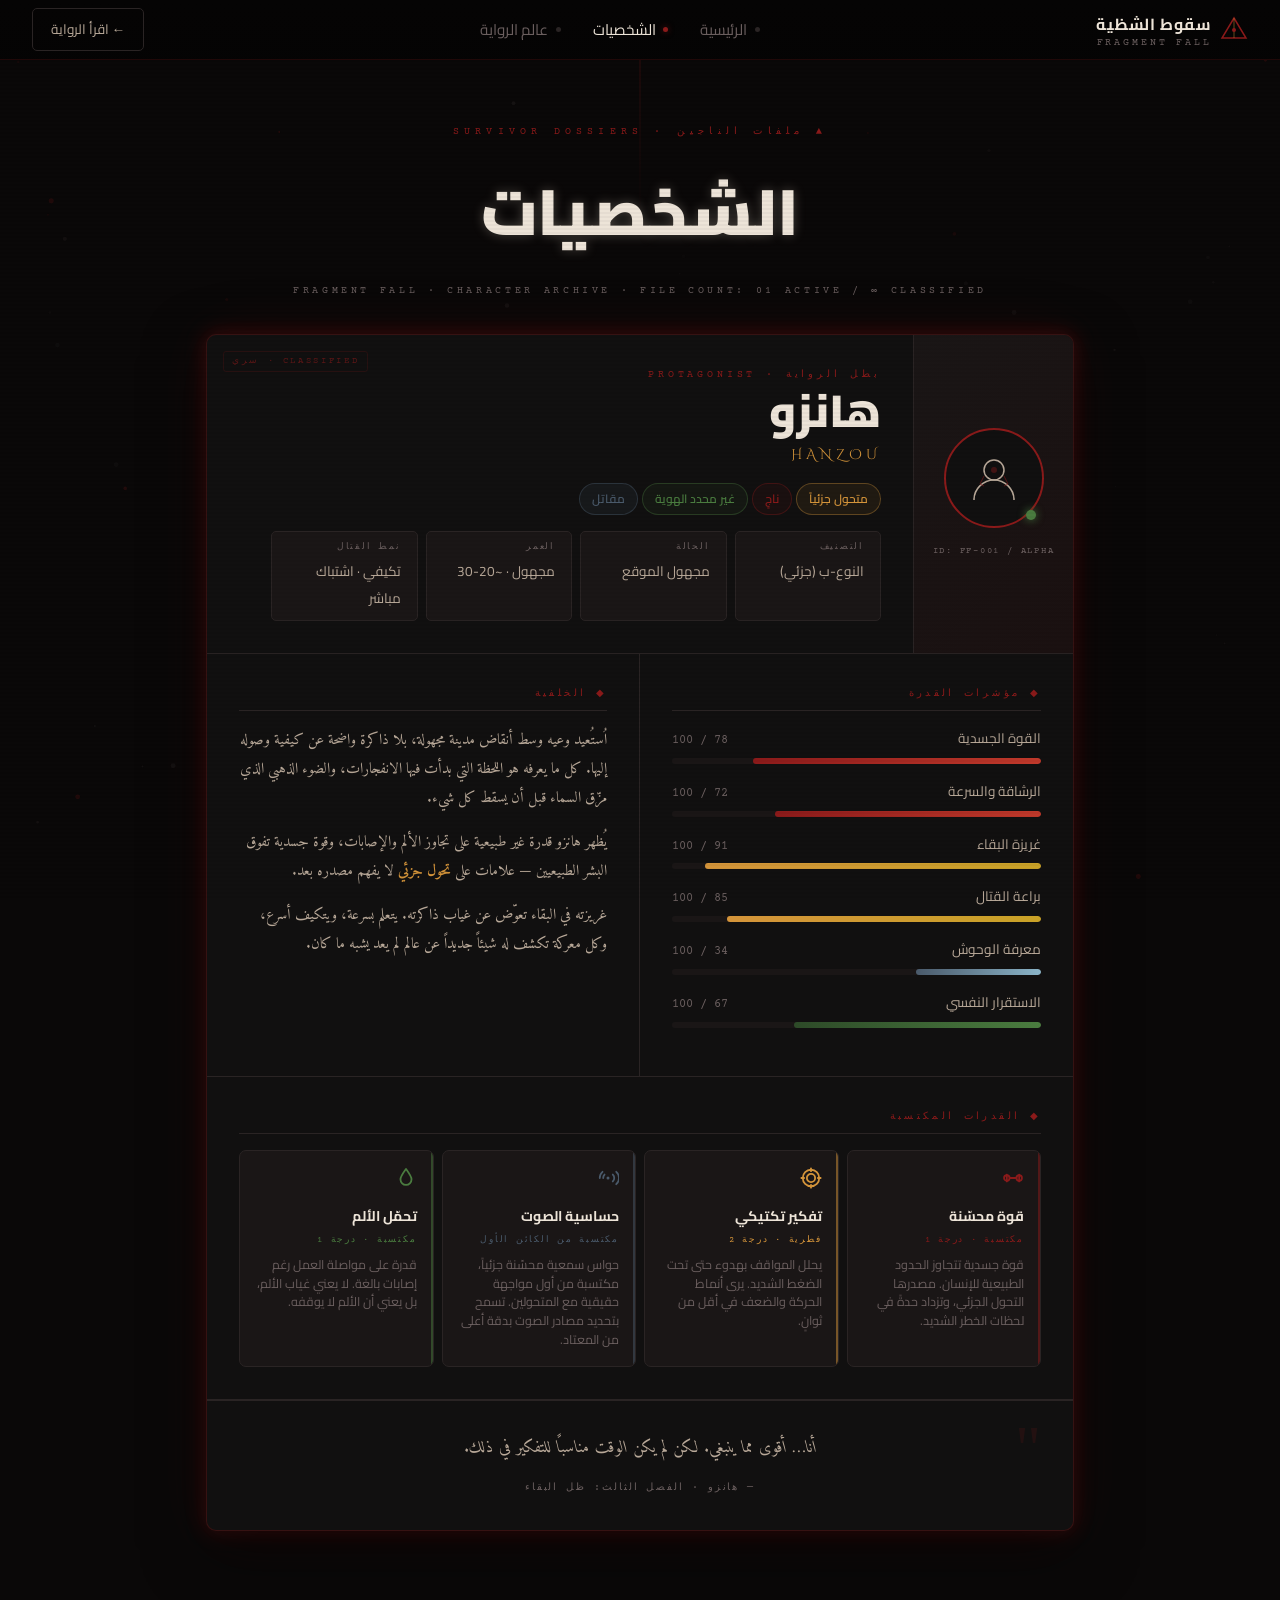
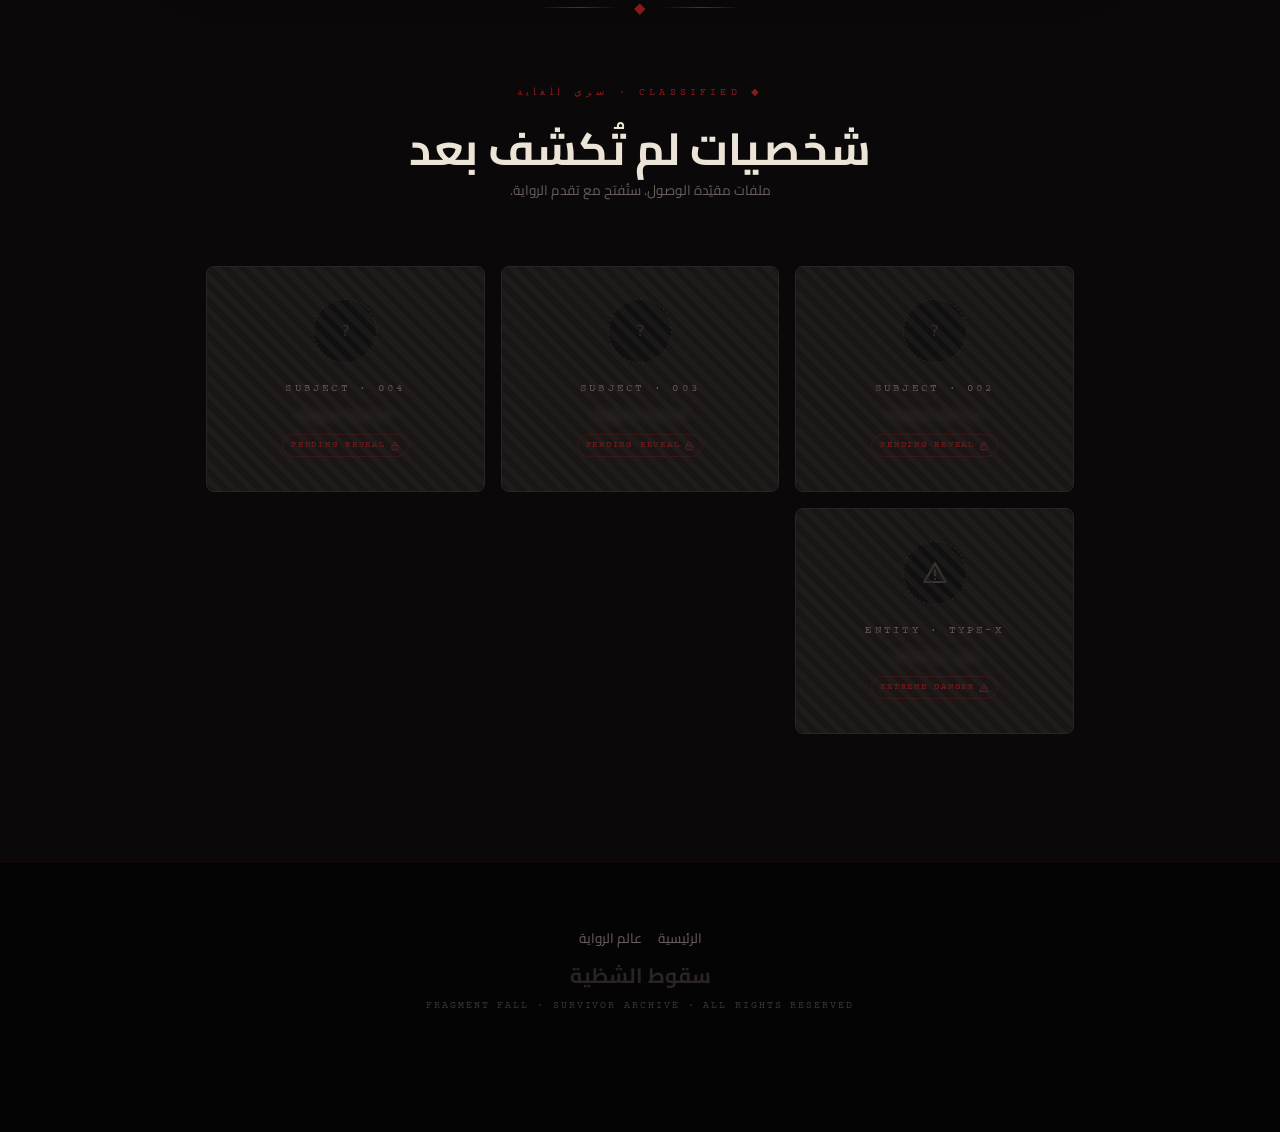
<file: characters.html>
<!DOCTYPE html>
<html lang="ar" dir="rtl">
<head>
  <meta charset="UTF-8" />
  <meta name="viewport" content="width=device-width, initial-scale=1.0" />
  <meta name="description" content="شخصيات سقوط الشظية — ملفات الناجين والمتحولين في عالم ما بعد الكارثة." />
  <title>الشخصيات · سقوط الشظية</title>
  <link rel="preconnect" href="https://fonts.googleapis.com" />
  <link rel="preconnect" href="https://fonts.gstatic.com" crossorigin />
  <link href="https://fonts.googleapis.com/css2?family=Amiri:ital,wght@0,400;0,700;1,400&family=Cairo:wght@300;400;600;700;900&family=Cinzel+Decorative:wght@400;700&family=Courier+Prime:wght@400;700&display=swap" rel="stylesheet" />
  <link rel="stylesheet" href="css/shared.css" />
  <link rel="stylesheet" href="css/characters.css" />
</head>
<body data-theme="void">

<canvas id="particles-canvas" aria-hidden="true"></canvas>

<!-- HEADER -->
<header id="site-header" role="banner">
  <a href="index.html" class="header-logo" aria-label="العودة للرئيسية">
    <div class="logo-icon">
      <svg viewBox="0 0 28 28" fill="none" xmlns="http://www.w3.org/2000/svg">
        <polygon points="14,2 26,22 2,22" fill="none" stroke="#8b1a1a" stroke-width="1.5"/>
        <line x1="14" y1="2" x2="14" y2="22" stroke="#d4943a" stroke-width="0.8" opacity="0.6"/>
        <circle cx="14" cy="14" r="2" fill="#8b1a1a"/>
      </svg>
    </div>
    <div>
      <span class="logo-text-ar">سقوط الشظية</span>
      <span class="logo-text-en">Fragment Fall</span>
    </div>
  </a>
  <nav class="header-page-nav" aria-label="صفحات الموقع">
    <a href="index.html" class="page-nav-link">
      <span class="nav-dot" aria-hidden="true"></span>الرئيسية
    </a>
    <a href="characters.html" class="page-nav-link active" aria-current="page">
      <span class="nav-dot" aria-hidden="true"></span>الشخصيات
    </a>
    <a href="world.html" class="page-nav-link">
      <span class="nav-dot" aria-hidden="true"></span>عالم الرواية
    </a>
  </nav>
  <div class="header-actions">
    <a href="index.html" class="btn-ghost" aria-label="ابدأ القراءة">← اقرأ الرواية</a>
  </div>
</header>

<!-- MAIN -->
<main class="page-wrap">

  <!-- HERO -->
  <div class="page-hero">
    <span class="page-hero-eyebrow">▲ ملفات الناجين · SURVIVOR DOSSIERS</span>
    <h1 class="page-hero-title">الشخصيات</h1>
    <span class="page-hero-sub">FRAGMENT FALL · CHARACTER ARCHIVE · FILE COUNT: 01 ACTIVE / ∞ CLASSIFIED</span>
  </div>

  <!-- CHARACTERS -->
  <div class="chars-container">

    <!-- HANZOU DOSSIER -->
    <article class="dossier-card reveal" aria-labelledby="char-hanzou-name">

      <!-- Header Row -->
      <div class="dossier-header">
        <div class="dossier-avatar-col">
          <div class="dossier-avatar" aria-label="صورة رمزية لـ هانزو">
            <div class="dossier-status-dot" title="على قيد الحياة" aria-label="الحالة: على قيد الحياة"></div>
            <svg viewBox="0 0 60 60" fill="none" xmlns="http://www.w3.org/2000/svg" aria-hidden="true">
              <circle cx="30" cy="22" r="10" stroke="#b8a898" stroke-width="1.5"/>
              <path d="M10 52c0-11 8.95-20 20-20s20 8.95 20 20" stroke="#b8a898" stroke-width="1.5"/>
              <path d="M20 28l-4 8 4 2" stroke="#8b1a1a" stroke-width="1" opacity="0.6"/>
              <path d="M40 28l4 8-4 2" stroke="#8b1a1a" stroke-width="1" opacity="0.6"/>
              <circle cx="30" cy="22" r="3" fill="#8b1a1a" opacity="0.4"/>
            </svg>
          </div>
          <div class="dossier-avatar-id">ID: FF-001 / ALPHA</div>
        </div>

        <div class="dossier-info-col">
          <span class="dossier-codename">بطل الرواية · PROTAGONIST</span>
          <h2 class="dossier-name" id="char-hanzou-name">هانزو</h2>
          <span class="dossier-name-en">HANZOU</span>
          <div class="dossier-tags">
            <span class="badge badge-amber">متحول جزئياً</span>
            <span class="badge badge-blood">ناجٍ</span>
            <span class="badge badge-acid">غير محدد الهوية</span>
            <span class="badge badge-steel">مقاتل</span>
          </div>
          <div class="dossier-meta-grid">
            <div class="dossier-meta-item">
              <span class="dossier-meta-key">التصنيف</span>
              <span class="dossier-meta-val">النوع-ب (جزئي)</span>
            </div>
            <div class="dossier-meta-item">
              <span class="dossier-meta-key">الحالة</span>
              <span class="dossier-meta-val">مجهول الموقع</span>
            </div>
            <div class="dossier-meta-item">
              <span class="dossier-meta-key">العمر</span>
              <span class="dossier-meta-val">مجهول · ~20-30</span>
            </div>
            <div class="dossier-meta-item">
              <span class="dossier-meta-key">نمط القتال</span>
              <span class="dossier-meta-val">تكيفي · اشتباك مباشر</span>
            </div>
          </div>
        </div>
      </div><!-- /dossier-header -->

      <!-- Body Grid -->
      <div class="dossier-body">

        <!-- Stats -->
        <div class="dossier-section">
          <span class="dossier-section-title">◆ مؤشرات القدرة</span>

          <div class="stat-bar-wrap">
            <div class="stat-bar-header">
              <span class="stat-bar-label">القوة الجسدية</span>
              <span class="stat-bar-value">78 / 100</span>
            </div>
            <div class="stat-bar-track" role="progressbar" aria-valuenow="78" aria-valuemin="0" aria-valuemax="100" aria-label="القوة الجسدية">
              <div class="stat-bar-fill blood" style="width:78%; --delay:0.1s;"></div>
            </div>
          </div>

          <div class="stat-bar-wrap">
            <div class="stat-bar-header">
              <span class="stat-bar-label">الرشاقة والسرعة</span>
              <span class="stat-bar-value">72 / 100</span>
            </div>
            <div class="stat-bar-track" role="progressbar" aria-valuenow="72" aria-valuemin="0" aria-valuemax="100" aria-label="الرشاقة والسرعة">
              <div class="stat-bar-fill blood" style="width:72%; --delay:0.2s;"></div>
            </div>
          </div>

          <div class="stat-bar-wrap">
            <div class="stat-bar-header">
              <span class="stat-bar-label">غريزة البقاء</span>
              <span class="stat-bar-value">91 / 100</span>
            </div>
            <div class="stat-bar-track" role="progressbar" aria-valuenow="91" aria-valuemin="0" aria-valuemax="100" aria-label="غريزة البقاء">
              <div class="stat-bar-fill amber" style="width:91%; --delay:0.3s;"></div>
            </div>
          </div>

          <div class="stat-bar-wrap">
            <div class="stat-bar-header">
              <span class="stat-bar-label">براعة القتال</span>
              <span class="stat-bar-value">85 / 100</span>
            </div>
            <div class="stat-bar-track" role="progressbar" aria-valuenow="85" aria-valuemin="0" aria-valuemax="100" aria-label="براعة القتال">
              <div class="stat-bar-fill amber" style="width:85%; --delay:0.4s;"></div>
            </div>
          </div>

          <div class="stat-bar-wrap">
            <div class="stat-bar-header">
              <span class="stat-bar-label">معرفة الوحوش</span>
              <span class="stat-bar-value">34 / 100</span>
            </div>
            <div class="stat-bar-track" role="progressbar" aria-valuenow="34" aria-valuemin="0" aria-valuemax="100" aria-label="معرفة الوحوش">
              <div class="stat-bar-fill steel" style="width:34%; --delay:0.5s;"></div>
            </div>
          </div>

          <div class="stat-bar-wrap">
            <div class="stat-bar-header">
              <span class="stat-bar-label">الاستقرار النفسي</span>
              <span class="stat-bar-value">67 / 100</span>
            </div>
            <div class="stat-bar-track" role="progressbar" aria-valuenow="67" aria-valuemin="0" aria-valuemax="100" aria-label="الاستقرار النفسي">
              <div class="stat-bar-fill acid" style="width:67%; --delay:0.6s;"></div>
            </div>
          </div>
        </div><!-- /stats -->

        <!-- Background -->
        <div class="dossier-section">
          <span class="dossier-section-title">◆ الخلفية</span>
          <div class="lore-text">
            <p>اُستُعيد وعيه وسط أنقاض مدينة مجهولة، بلا ذاكرة واضحة عن كيفية وصوله إليها. كل ما يعرفه هو اللحظة التي بدأت فيها الانفجارات، والضوء الذهبي الذي مزّق السماء قبل أن يسقط كل شيء.</p>
            <p>يُظهر هانزو قدرة غير طبيعية على تجاوز الألم والإصابات، وقوة جسدية تفوق البشر الطبيعيين — علامات على <em>تحول جزئي</em> لا يفهم مصدره بعد.</p>
            <p>غريزته في البقاء تعوّض عن غياب ذاكرته. يتعلم بسرعة، ويتكيف أسرع، وكل معركة تكشف له شيئاً جديداً عن عالم لم يعد يشبه ما كان.</p>
          </div>
        </div>

        <!-- Abilities -->
        <div class="dossier-section full-width">
          <span class="dossier-section-title">◆ القدرات المكتسبة</span>
          <div class="abilities-grid">
            <div class="ability-card" style="--accent-color: var(--blood);">
              <span class="ability-icon"><svg viewBox="0 0 16 16" fill="none" stroke="currentColor" stroke-width="1.3" stroke-linecap="round" stroke-linejoin="round"><circle cx="3.5" cy="8" r="2"/><circle cx="12.5" cy="8" r="2"/><path d="M5.5 8h5"/><path d="M3.5 5.5v5M12.5 5.5v5"/></svg></span>
              <span class="ability-name">قوة محسّنة</span>
              <span class="ability-tier">مكتسبة · درجة 1</span>
              <p class="ability-desc">قوة جسدية تتجاوز الحدود الطبيعية للإنسان. مصدرها التحول الجزئي، وتزداد حدةً في لحظات الخطر الشديد.</p>
            </div>
            <div class="ability-card" style="--accent-color: var(--amber);">
              <span class="ability-icon"><svg viewBox="0 0 16 16" fill="none" stroke="currentColor" stroke-width="1.3"><circle cx="8" cy="8" r="6"/><circle cx="8" cy="8" r="3"/><path d="M8 1v2M8 13v2M1 8h2M13 8h2" stroke-linecap="round"/></svg></span>
              <span class="ability-name">تفكير تكتيكي</span>
              <span class="ability-tier">فطرية · درجة 2</span>
              <p class="ability-desc">يحلل المواقف بهدوء حتى تحت الضغط الشديد. يرى أنماط الحركة والضعف في أقل من ثوانٍ.</p>
            </div>
            <div class="ability-card" style="--accent-color: var(--steel);">
              <span class="ability-icon"><svg viewBox="0 0 16 16" fill="none" stroke="currentColor" stroke-width="1.3" stroke-linecap="round"><path d="M2 8a6 6 0 0 1 2-4.5"/><path d="M4.5 8a3.5 3.5 0 0 1 1-2.5"/><circle cx="8" cy="8" r="1.1" fill="currentColor" stroke="none"/><path d="M11.5 5.5a3.5 3.5 0 0 1 0 5M14 3.5a6 6 0 0 1 0 9"/></svg></span>
              <span class="ability-name">حساسية الصوت</span>
              <span class="ability-tier">مكتسبة من الكائن الأول</span>
              <p class="ability-desc">حواس سمعية محسّنة جزئياً، مكتسبة من أول مواجهة حقيقية مع المتحولين. تسمح بتحديد مصادر الصوت بدقة أعلى من المعتاد.</p>
            </div>
            <div class="ability-card" style="--accent-color: var(--acid);">
              <span class="ability-icon"><svg viewBox="0 0 16 16" fill="none" stroke="currentColor" stroke-width="1.3" stroke-linejoin="round"><path d="M8 1.5c2.2 3 4 5.3 4 7.5a4 4 0 1 1-8 0c0-2.2 1.8-4.5 4-7.5Z"/></svg></span>
              <span class="ability-name">تحمّل الألم</span>
              <span class="ability-tier">مكتسبة · درجة 1</span>
              <p class="ability-desc">قدرة على مواصلة العمل رغم إصابات بالغة. لا يعني غياب الألم، بل يعني أن الألم لا يوقفه.</p>
            </div>
          </div>
        </div>

      </div><!-- /dossier-body -->

      <!-- Quote -->
      <div class="char-quote">
        <p class="char-quote-text">أنا… أقوى مما ينبغي. لكن لم يكن الوقت مناسبًا للتفكير في ذلك.</p>
        <span class="char-quote-attr">— هانزو · الفصل الثالث: ظل البقاء</span>
      </div>

    </article><!-- /dossier-card -->

    <!-- DIVIDER -->
    <div class="divider" aria-hidden="true">
      <div class="divider-line"></div>
      <span class="divider-icon">◆</span>
      <div class="divider-line"></div>
    </div>

    <!-- UNKNOWN CHARACTERS -->
    <section class="unknown-section reveal" aria-labelledby="unknown-heading">
      <div class="section-header">
        <span class="section-eyebrow">◆ CLASSIFIED · سري للغاية</span>
        <h2 class="section-title" id="unknown-heading">شخصيات لم تُكشف بعد</h2>
        <p class="section-subtitle">ملفات مقيّدة الوصول. ستُفتح مع تقدم الرواية.</p>
      </div>
      <div class="unknown-grid">
        <div class="unknown-card">
          <div class="unknown-avatar" aria-hidden="true">?</div>
          <span class="unknown-label">SUBJECT · 002</span>
          <div class="unknown-name" aria-label="اسم مخفي">شخصية مجهولة</div>
          <span class="unknown-badge"><svg viewBox="0 0 16 16" fill="none" stroke="currentColor" stroke-width="1.4" stroke-linecap="round" stroke-linejoin="round"><rect x="3" y="7" width="10" height="7" rx="1.5"/><path d="M5.5 7V4.5a2.5 2.5 0 0 1 5 0V7"/></svg> PENDING REVEAL</span>
        </div>
        <div class="unknown-card">
          <div class="unknown-avatar" aria-hidden="true">?</div>
          <span class="unknown-label">SUBJECT · 003</span>
          <div class="unknown-name" aria-label="اسم مخفي">شخصية مجهولة</div>
          <span class="unknown-badge"><svg viewBox="0 0 16 16" fill="none" stroke="currentColor" stroke-width="1.4" stroke-linecap="round" stroke-linejoin="round"><rect x="3" y="7" width="10" height="7" rx="1.5"/><path d="M5.5 7V4.5a2.5 2.5 0 0 1 5 0V7"/></svg> PENDING REVEAL</span>
        </div>
        <div class="unknown-card">
          <div class="unknown-avatar" aria-hidden="true">?</div>
          <span class="unknown-label">SUBJECT · 004</span>
          <div class="unknown-name" aria-label="اسم مخفي">شخصية مجهولة</div>
          <span class="unknown-badge"><svg viewBox="0 0 16 16" fill="none" stroke="currentColor" stroke-width="1.4" stroke-linecap="round" stroke-linejoin="round"><rect x="3" y="7" width="10" height="7" rx="1.5"/><path d="M5.5 7V4.5a2.5 2.5 0 0 1 5 0V7"/></svg> PENDING REVEAL</span>
        </div>
        <div class="unknown-card">
          <div class="unknown-avatar" aria-hidden="true"><svg viewBox="0 0 16 16" fill="none" stroke="currentColor" stroke-width="1.3" stroke-linecap="round" stroke-linejoin="round"><path d="M8 2L14.5 13.5H1.5Z"/><path d="M8 6.3v3.2M8 11.7v.01"/></svg></div>
          <span class="unknown-label">ENTITY · TYPE-X</span>
          <div class="unknown-name" aria-label="اسم مخفي">كيان غير مُصنَّف</div>
          <span class="unknown-badge" style="color:var(--blood);"><svg viewBox="0 0 16 16" fill="none" stroke="currentColor" stroke-width="1.3" stroke-linecap="round" stroke-linejoin="round"><path d="M8 2L14.5 13.5H1.5Z"/><path d="M8 6.3v3.2M8 11.7v.01"/></svg> EXTREME DANGER</span>
        </div>
      </div>
    </section>

  </div><!-- /chars-container -->

  <!-- FOOTER -->
  <footer class="site-footer" role="contentinfo">
    <nav class="footer-nav-links" aria-label="روابط التنقل">
      <a href="index.html">الرئيسية</a>
      <a href="world.html">عالم الرواية</a>
    </nav>
    <span class="footer-logo-ar">سقوط الشظية</span>
    <p class="footer-copy">FRAGMENT FALL · SURVIVOR ARCHIVE · ALL RIGHTS RESERVED</p>
  </footer>

</main>

<!-- TOAST -->
<div id="toast-container" aria-live="polite" aria-label="الإشعارات"></div>

<script src="js/characters.js"></script>
</body>
</html>
</file>
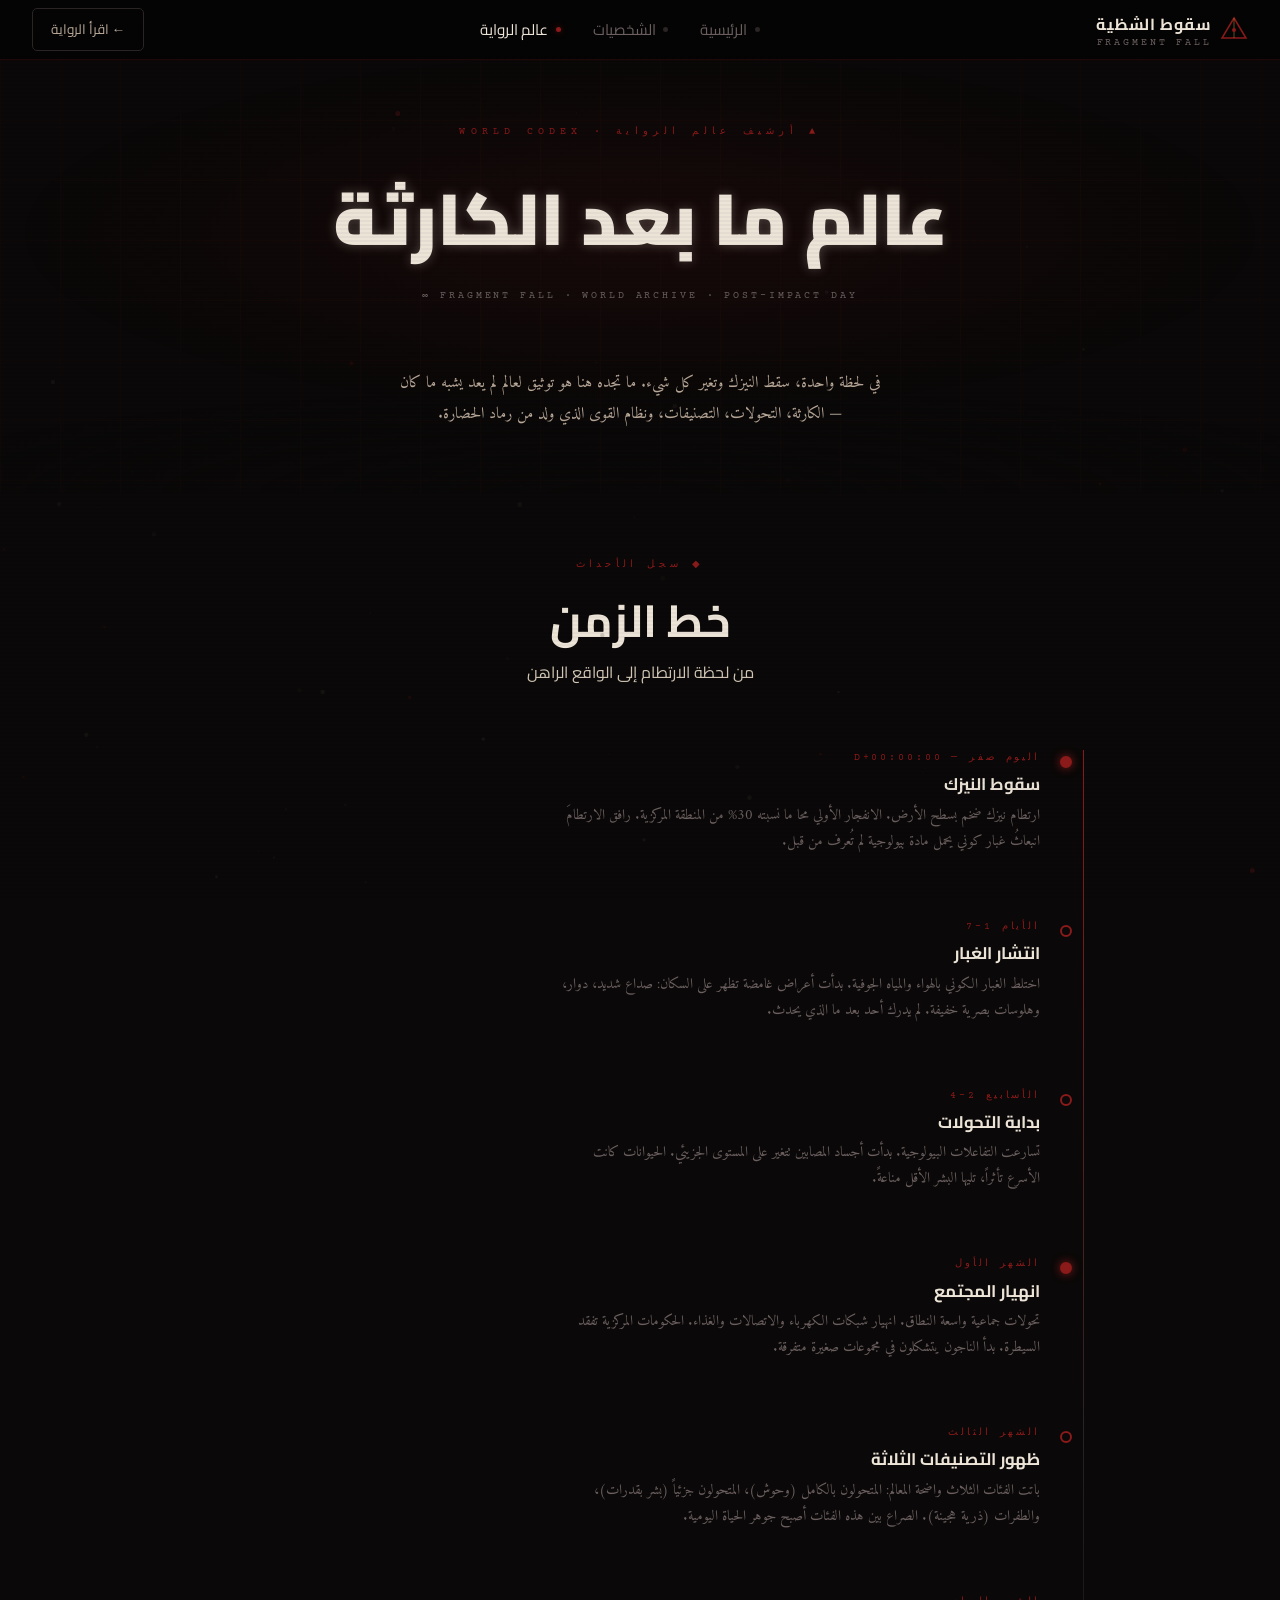
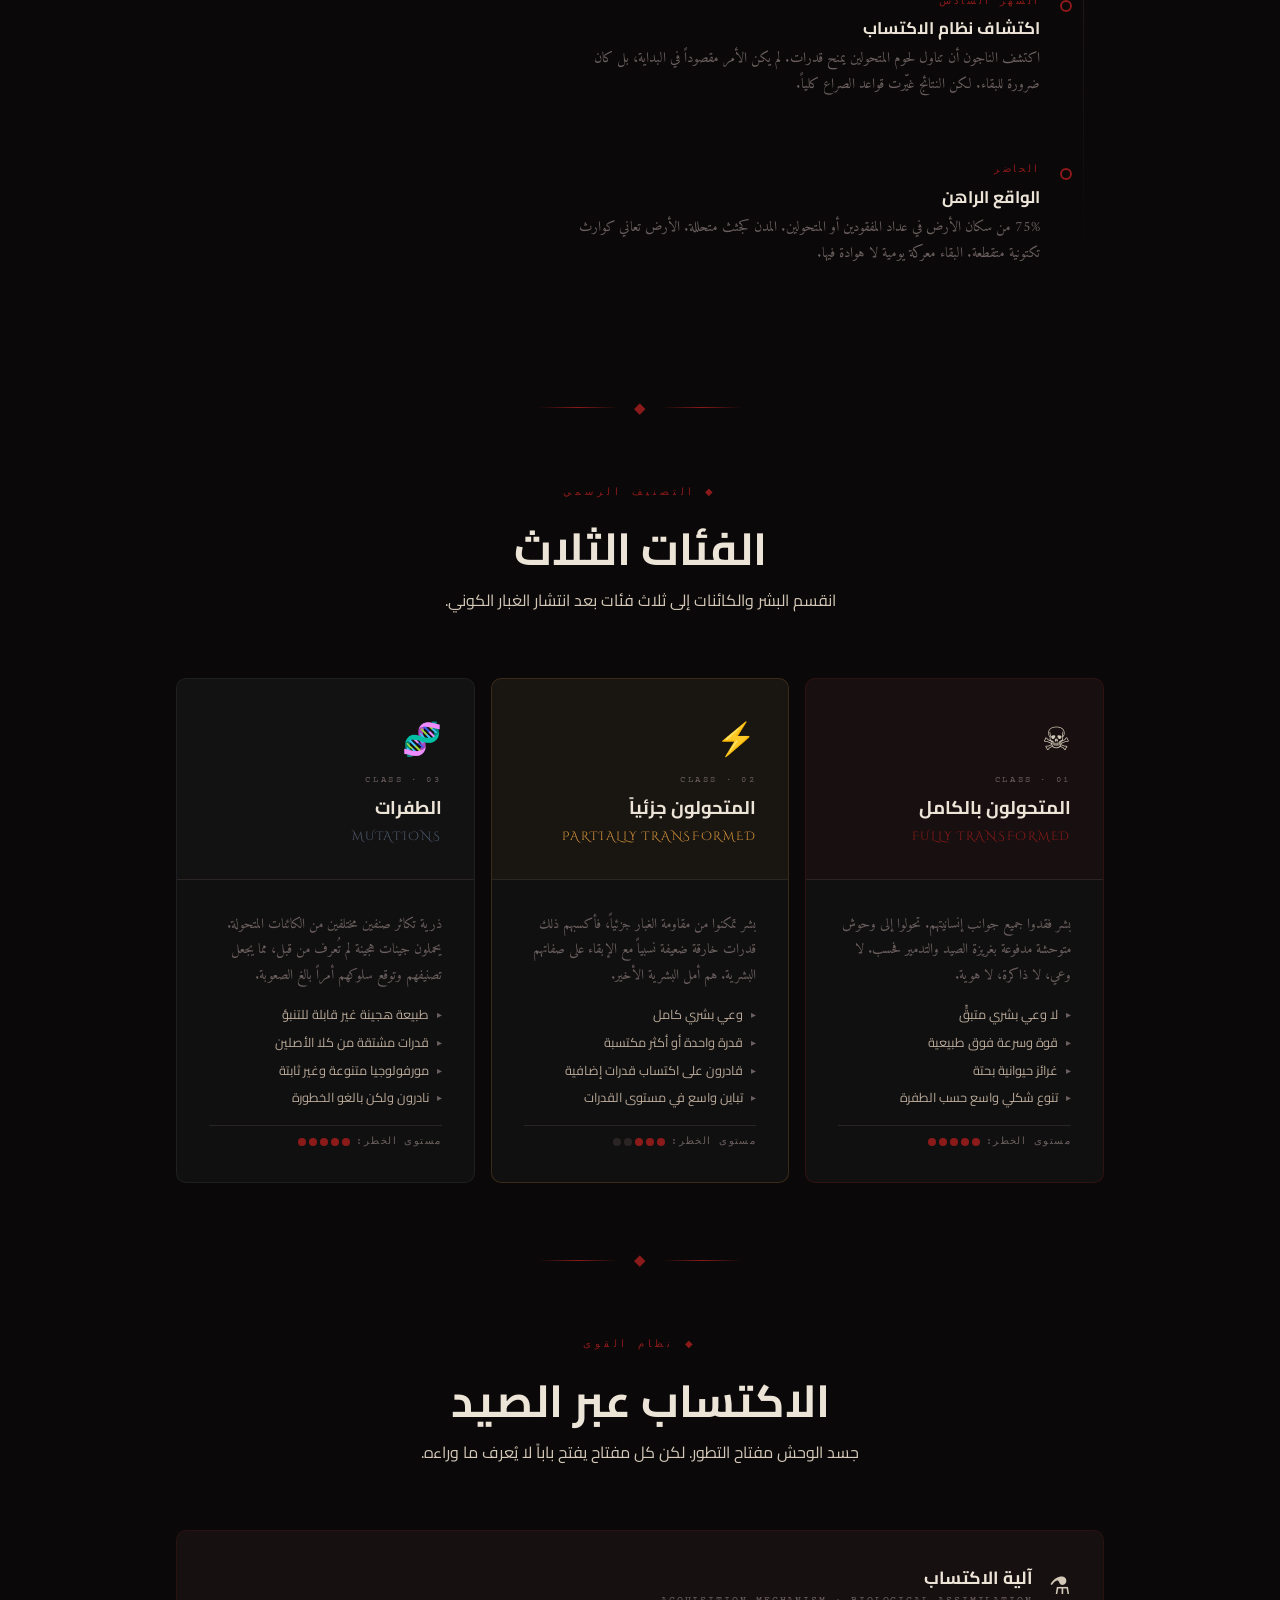
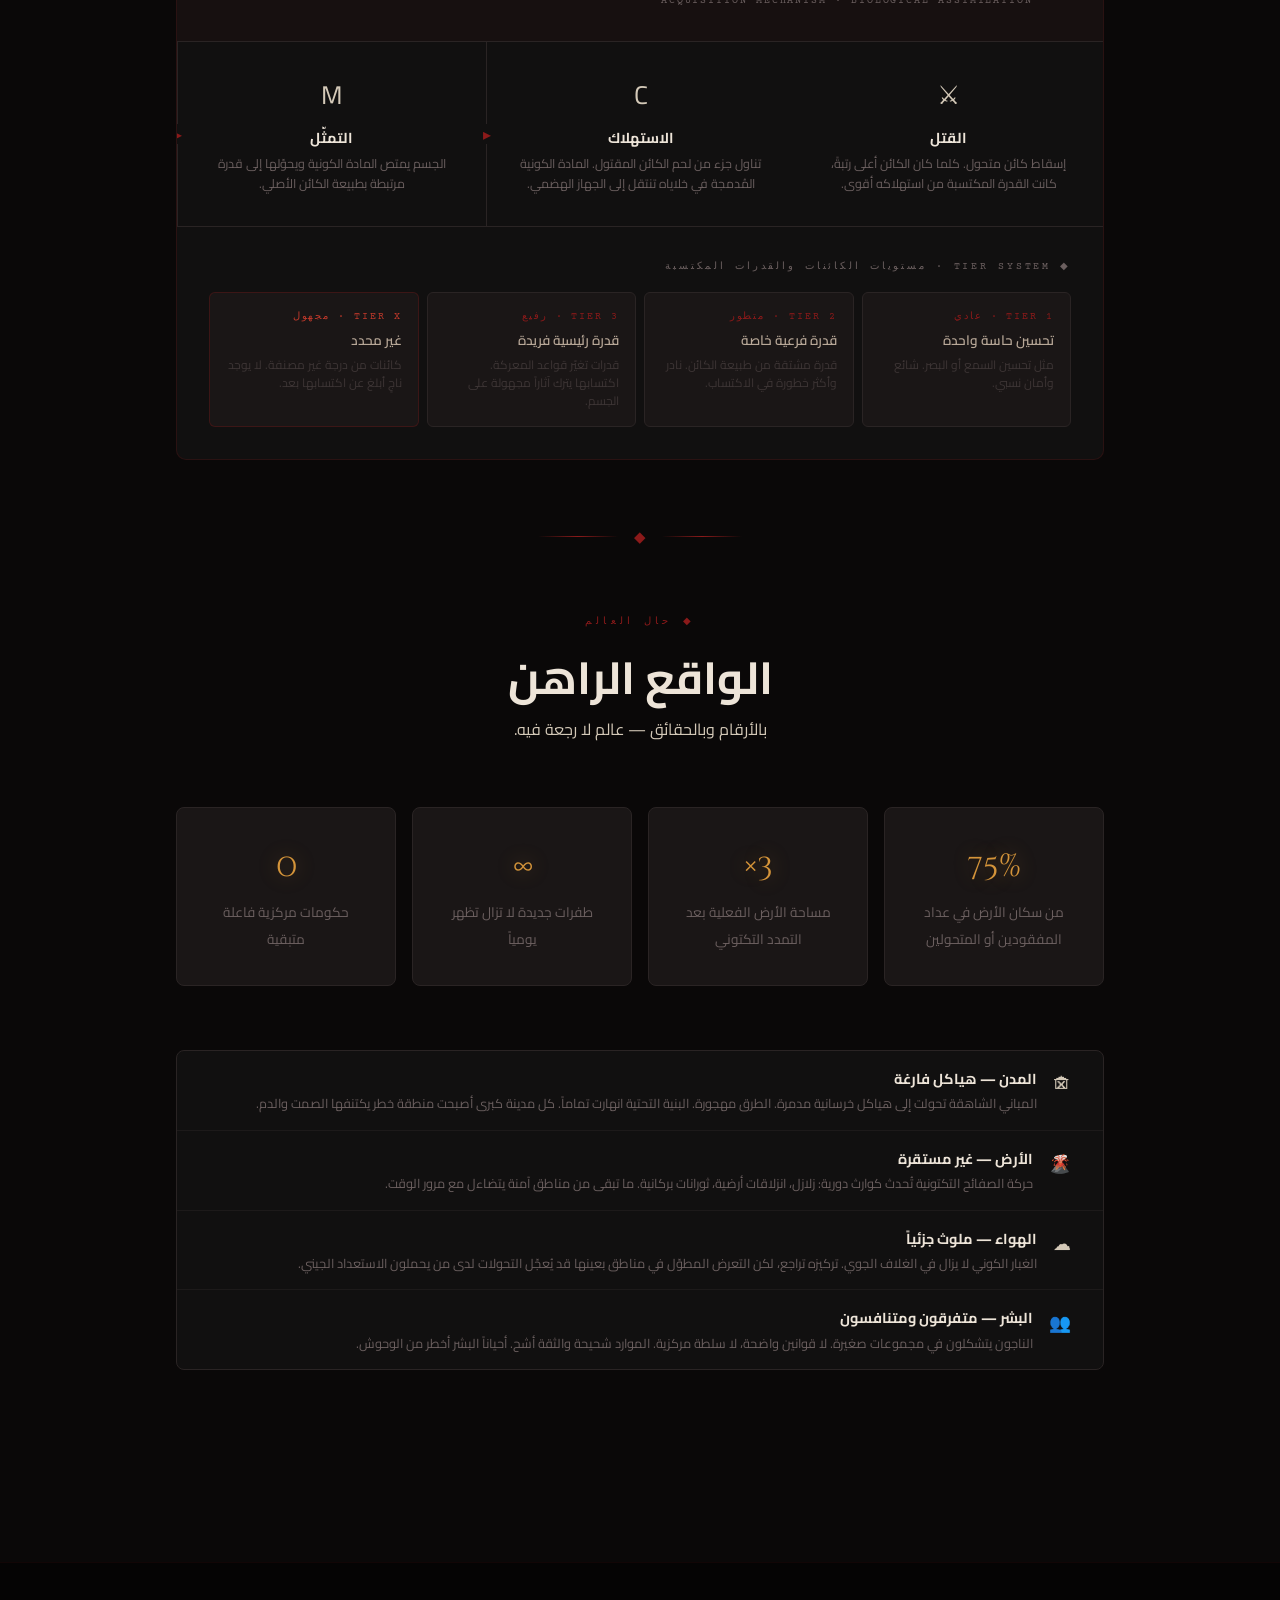
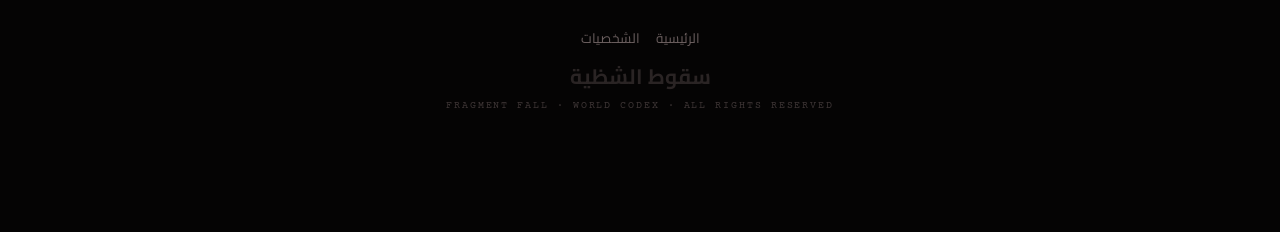
<file: world.html>
<!DOCTYPE html>
<html lang="ar" dir="rtl">
<head>
  <meta charset="UTF-8" />
  <meta name="viewport" content="width=device-width, initial-scale=1.0" />
  <meta name="description" content="عالم سقوط الشظية — الكارثة، التصنيفات، نظام القوى، وحال العالم بعد سقوط النيزك." />
  <title>عالم الرواية · سقوط الشظية</title>
  <link rel="preconnect" href="https://fonts.googleapis.com" />
  <link rel="preconnect" href="https://fonts.gstatic.com" crossorigin />
  <link href="https://fonts.googleapis.com/css2?family=Amiri:ital,wght@0,400;0,700;1,400&family=Cairo:wght@300;400;600;700;900&family=Cinzel+Decorative:wght@400;700&family=Courier+Prime:wght@400;700&display=swap" rel="stylesheet" />
  <link rel="stylesheet" href="css/shared.css" />
<style>
/* ══════════════════════════════════════════════
   WORLD PAGE — LOCAL STYLES
══════════════════════════════════════════════ */

.page-wrap { padding-top: var(--header-h); min-height: 100vh; }

/* ── Page Hero ── */
.page-hero {
  min-height: 45vh;
  display: flex;
  flex-direction: column;
  align-items: center;
  justify-content: center;
  text-align: center;
  padding: var(--sp-xl) var(--sp-md);
  position: relative;
  overflow: hidden;
}
.page-hero-bg {
  position: absolute;
  inset: 0;
  background:
    radial-gradient(ellipse 70% 60% at 50% 40%, rgba(139,26,26,0.1) 0%, transparent 70%),
    radial-gradient(ellipse 100% 40% at 50% 100%, rgba(10,8,8,1) 0%, transparent 60%);
  pointer-events: none;
}
.hero-grid-lines {
  position: absolute;
  inset: 0;
  background-image:
    linear-gradient(rgba(139,26,26,0.04) 1px, transparent 1px),
    linear-gradient(90deg, rgba(139,26,26,0.04) 1px, transparent 1px);
  background-size: 60px 60px;
  pointer-events: none;
}
.page-hero-eyebrow {
  font-family: var(--font-mono);
  font-size: 0.65rem;
  color: var(--blood);
  letter-spacing: 0.5em;
  text-transform: uppercase;
  display: block;
  margin-bottom: var(--sp-md);
  animation: fadeUp 0.7s var(--ease-out) 0.2s both;
}
.page-hero-title {
  font-family: var(--font-arabic);
  font-size: clamp(2.2rem, 8vw, 4.5rem);
  font-weight: 900;
  color: var(--ghost);
  margin-bottom: var(--sp-sm);
  animation: fadeUp 0.7s var(--ease-out) 0.4s both;
  text-shadow: var(--glow-text);
}
.page-hero-sub {
  font-family: var(--font-mono);
  font-size: 0.6rem;
  color: var(--dust);
  letter-spacing: 0.3em;
  text-transform: uppercase;
  margin-bottom: var(--sp-xl);
  animation: fadeUp 0.7s var(--ease-out) 0.6s both;
}
.page-hero-desc {
  font-family: var(--font-body);
  font-size: 1rem;
  color: var(--bone);
  line-height: 1.9;
  max-width: 55ch;
  direction: rtl;
  animation: fadeUp 0.7s var(--ease-out) 0.8s both;
}

/* ── Content Container ── */
.world-container {
  max-width: 960px;
  margin: 0 auto;
  padding: 0 var(--sp-md) var(--sp-2xl);
}

/* ── TIMELINE SECTION ── */
.timeline-section { padding: var(--sp-xl) 0; }
.timeline {
  position: relative;
  padding-right: var(--sp-xl);
}
.timeline::before {
  content: '';
  position: absolute;
  top: 0; right: 20px;
  width: 1px;
  height: 100%;
  background: linear-gradient(180deg, var(--blood) 0%, var(--ash) 60%, transparent 100%);
}
.timeline-item {
  position: relative;
  margin-bottom: var(--sp-xl);
  opacity: 0;
  transform: translateX(20px);
  transition: opacity 0.6s var(--ease-out), transform 0.6s var(--ease-out);
}
.timeline-item.visible { opacity: 1; transform: none; }
.timeline-dot {
  position: absolute;
  right: -32px;
  top: 6px;
  width: 12px;
  height: 12px;
  border-radius: 50%;
  border: 2px solid var(--blood);
  background: var(--abyss);
  z-index: 2;
}
.timeline-item.critical .timeline-dot {
  background: var(--blood);
  box-shadow: 0 0 10px var(--blood);
  animation: pulseGlow 2s ease-in-out infinite;
}
.timeline-period {
  font-family: var(--font-mono);
  font-size: 0.6rem;
  color: var(--blood);
  letter-spacing: 0.3em;
  text-transform: uppercase;
  display: block;
  margin-bottom: var(--sp-xs);
}
.timeline-event {
  font-family: var(--font-arabic);
  font-size: 1.05rem;
  font-weight: 700;
  color: var(--ghost);
  margin-bottom: var(--sp-xs);
}
.timeline-desc {
  font-family: var(--font-body);
  font-size: 0.9rem;
  color: var(--dust);
  line-height: 1.8;
  direction: rtl;
  max-width: 60ch;
}

/* ── CLASSIFICATION SECTION ── */
.class-section { padding: var(--sp-xl) 0; }
.class-grid {
  display: grid;
  grid-template-columns: repeat(auto-fit, minmax(260px, 1fr));
  gap: var(--sp-md);
}
.class-card {
  background: var(--shadow);
  border: 1px solid var(--ash);
  border-radius: 10px;
  overflow: hidden;
  transition: transform var(--t-mid), border-color var(--t-mid), box-shadow var(--t-mid);
}
.class-card:hover {
  transform: translateY(-4px);
  box-shadow: 0 16px 50px rgba(0,0,0,0.5);
}
.class-card[data-type="full"] { border-color: rgba(139,26,26,0.25); }
.class-card[data-type="full"]:hover { border-color: var(--blood); box-shadow: 0 16px 50px rgba(0,0,0,0.5), var(--glow-blood); }
.class-card[data-type="partial"] { border-color: rgba(212,148,58,0.2); }
.class-card[data-type="partial"]:hover { border-color: var(--amber); box-shadow: 0 16px 50px rgba(0,0,0,0.5), var(--glow-amber); }
.class-card[data-type="mutation"] { border-color: rgba(74,90,107,0.2); }
.class-card[data-type="mutation"]:hover { border-color: var(--steel); }

.class-card-header {
  padding: var(--sp-lg);
  border-bottom: 1px solid var(--ash);
  position: relative;
}
.class-card[data-type="full"]    .class-card-header { background: rgba(139,26,26,0.06); }
.class-card[data-type="partial"] .class-card-header { background: rgba(212,148,58,0.04); }
.class-card[data-type="mutation"] .class-card-header { background: rgba(74,90,107,0.04); }

.class-icon {
  font-size: 2rem;
  display: block;
  margin-bottom: var(--sp-sm);
}
.class-num {
  font-family: var(--font-mono);
  font-size: 0.55rem;
  color: var(--dust);
  letter-spacing: 0.3em;
  text-transform: uppercase;
  display: block;
  margin-bottom: 4px;
}
.class-name-ar {
  font-family: var(--font-arabic);
  font-size: 1.15rem;
  font-weight: 700;
  color: var(--ghost);
  display: block;
  margin-bottom: 4px;
}
.class-name-en {
  font-family: var(--font-display);
  font-size: 0.72rem;
  display: block;
  letter-spacing: 0.15em;
}
.class-card[data-type="full"]    .class-name-en { color: var(--blood); }
.class-card[data-type="partial"] .class-name-en { color: var(--amber); }
.class-card[data-type="mutation"] .class-name-en { color: var(--steel); }

.class-card-body { padding: var(--sp-lg); }
.class-desc {
  font-family: var(--font-body);
  font-size: 0.88rem;
  color: var(--dust);
  line-height: 1.8;
  direction: rtl;
  margin-bottom: var(--sp-md);
}
.class-traits { display: flex; flex-direction: column; gap: 6px; }
.class-trait {
  display: flex;
  align-items: center;
  gap: var(--sp-sm);
  font-family: var(--font-arabic);
  font-size: 0.8rem;
  color: var(--bone);
  direction: rtl;
}
.class-trait::before {
  content: '▸';
  color: var(--dust);
  font-size: 0.65rem;
  flex-shrink: 0;
}
.class-danger {
  display: flex;
  align-items: center;
  gap: 6px;
  margin-top: var(--sp-md);
  padding-top: var(--sp-sm);
  border-top: 1px solid var(--ash);
  font-family: var(--font-mono);
  font-size: 0.6rem;
  color: var(--dust);
  letter-spacing: 0.15em;
  text-transform: uppercase;
}
.danger-dots {
  display: flex;
  gap: 3px;
}
.danger-dot {
  width: 8px;
  height: 8px;
  border-radius: 50%;
  background: var(--ash);
}
.danger-dot.active { background: var(--blood); }

/* ── POWER SYSTEM ── */
.power-section { padding: var(--sp-xl) 0; }
.power-diagram {
  background: var(--shadow);
  border: 1px solid rgba(139,26,26,0.2);
  border-radius: 10px;
  overflow: hidden;
}
.power-header {
  padding: var(--sp-lg);
  border-bottom: 1px solid var(--ash);
  background: rgba(139,26,26,0.05);
  display: flex;
  align-items: center;
  gap: var(--sp-md);
}
.power-header-icon { font-size: 1.5rem; }
.power-header-title {
  font-family: var(--font-arabic);
  font-size: 1.1rem;
  font-weight: 700;
  color: var(--ghost);
}
.power-header-sub {
  font-family: var(--font-mono);
  font-size: 0.6rem;
  color: var(--dust);
  letter-spacing: 0.2em;
  text-transform: uppercase;
  display: block;
}
.power-flow {
  display: grid;
  grid-template-columns: repeat(3, 1fr);
  gap: 0;
}
.power-step {
  padding: var(--sp-lg);
  border-left: 1px solid var(--ash);
  position: relative;
  text-align: center;
}
.power-step:first-child { border-left: none; }
.power-step-arrow {
  position: absolute;
  top: 50%; left: 0;
  transform: translate(-50%, -50%);
  color: var(--blood);
  font-size: 1rem;
  z-index: 2;
  background: var(--shadow);
  width: 20px; height: 20px;
  display: flex;
  align-items: center;
  justify-content: center;
}
.power-step:first-child .power-step-arrow { display: none; }
.power-step-icon { font-size: 1.6rem; display: block; margin-bottom: var(--sp-sm); }
.power-step-title {
  font-family: var(--font-arabic);
  font-size: 0.9rem;
  font-weight: 700;
  color: var(--ghost);
  display: block;
  margin-bottom: 4px;
  direction: rtl;
}
.power-step-desc {
  font-family: var(--font-arabic);
  font-size: 0.78rem;
  color: var(--dust);
  line-height: 1.6;
  direction: rtl;
}
.power-tiers {
  padding: var(--sp-lg);
  border-top: 1px solid var(--ash);
}
.power-tiers-title {
  font-family: var(--font-mono);
  font-size: 0.6rem;
  color: var(--dust);
  letter-spacing: 0.3em;
  text-transform: uppercase;
  display: block;
  margin-bottom: var(--sp-md);
}
.tier-grid {
  display: grid;
  grid-template-columns: repeat(auto-fit, minmax(180px, 1fr));
  gap: var(--sp-sm);
}
.tier-card {
  background: var(--crater);
  border: 1px solid var(--ash);
  border-radius: 6px;
  padding: var(--sp-md);
  direction: rtl;
  transition: border-color var(--t-fast);
}
.tier-card:hover { border-color: var(--blood); }
.tier-rank {
  font-family: var(--font-mono);
  font-size: 0.6rem;
  color: var(--blood);
  letter-spacing: 0.2em;
  text-transform: uppercase;
  display: block;
  margin-bottom: 4px;
}
.tier-gain {
  font-family: var(--font-arabic);
  font-size: 0.85rem;
  font-weight: 600;
  color: var(--bone);
  display: block;
  margin-bottom: 4px;
}
.tier-desc {
  font-family: var(--font-arabic);
  font-size: 0.75rem;
  color: var(--smoke);
  line-height: 1.5;
}

/* ── WORLD STATE ── */
.state-section { padding: var(--sp-xl) 0; }
.state-grid {
  display: grid;
  grid-template-columns: repeat(auto-fit, minmax(200px, 1fr));
  gap: var(--sp-md);
  margin-bottom: var(--sp-xl);
}
.state-stat-card {
  background: var(--crater);
  border: 1px solid var(--ash);
  border-radius: 8px;
  padding: var(--sp-lg);
  text-align: center;
  transition: border-color var(--t-mid);
}
.state-stat-card:hover { border-color: var(--blood); }
.state-stat-num {
  font-family: var(--font-display);
  font-size: 2rem;
  color: var(--amber);
  display: block;
  margin-bottom: var(--sp-xs);
  text-shadow: var(--glow-amber);
}
.state-stat-label {
  font-family: var(--font-arabic);
  font-size: 0.85rem;
  color: var(--dust);
  direction: rtl;
}
.state-conditions {
  background: var(--shadow);
  border: 1px solid var(--ash);
  border-radius: 8px;
  overflow: hidden;
}
.state-condition {
  display: flex;
  align-items: flex-start;
  gap: var(--sp-md);
  padding: var(--sp-md) var(--sp-lg);
  border-bottom: 1px solid rgba(42,36,36,0.5);
  direction: rtl;
  transition: background var(--t-fast);
}
.state-condition:last-child { border-bottom: none; }
.state-condition:hover { background: rgba(139,26,26,0.04); }
.state-condition-icon { font-size: 1.1rem; flex-shrink: 0; margin-top: 2px; }
.state-condition-body {}
.state-condition-title {
  font-family: var(--font-arabic);
  font-size: 0.9rem;
  font-weight: 700;
  color: var(--ghost);
  display: block;
  margin-bottom: 2px;
}
.state-condition-desc {
  font-family: var(--font-arabic);
  font-size: 0.8rem;
  color: var(--dust);
  line-height: 1.6;
}

/* ── Responsive ── */
@media (max-width: 640px) {
  .power-flow { grid-template-columns: 1fr; }
  .power-step { border-left: none; border-top: 1px solid var(--ash); }
  .power-step:first-child { border-top: none; }
  .power-step-arrow { display: none !important; }
  .timeline { padding-right: var(--sp-lg); }
  .timeline::before { right: 12px; }
  .timeline-dot { right: -24px; }
}
</style>
</head>
<body data-theme="void">

<canvas id="particles-canvas" aria-hidden="true"></canvas>

<!-- HEADER -->
<header id="site-header" role="banner">
  <a href="index.html" class="header-logo" aria-label="العودة للرئيسية">
    <div class="logo-icon">
      <svg viewBox="0 0 28 28" fill="none" xmlns="http://www.w3.org/2000/svg">
        <polygon points="14,2 26,22 2,22" fill="none" stroke="#8b1a1a" stroke-width="1.5"/>
        <line x1="14" y1="2" x2="14" y2="22" stroke="#d4943a" stroke-width="0.8" opacity="0.6"/>
        <circle cx="14" cy="14" r="2" fill="#8b1a1a"/>
      </svg>
    </div>
    <div>
      <span class="logo-text-ar">سقوط الشظية</span>
      <span class="logo-text-en">Fragment Fall</span>
    </div>
  </a>
  <nav class="header-page-nav" aria-label="صفحات الموقع">
    <a href="index.html" class="page-nav-link">
      <span class="nav-dot" aria-hidden="true"></span>الرئيسية
    </a>
    <a href="characters.html" class="page-nav-link">
      <span class="nav-dot" aria-hidden="true"></span>الشخصيات
    </a>
    <a href="world.html" class="page-nav-link active" aria-current="page">
      <span class="nav-dot" aria-hidden="true"></span>عالم الرواية
    </a>
  </nav>
  <div class="header-actions">
    <a href="index.html" class="btn-ghost" aria-label="ابدأ القراءة">← اقرأ الرواية</a>
  </div>
</header>

<!-- MAIN -->
<main class="page-wrap">

  <!-- HERO -->
  <section class="page-hero" aria-labelledby="world-hero-title">
    <div class="page-hero-bg" aria-hidden="true"></div>
    <div class="hero-grid-lines" aria-hidden="true"></div>
    <span class="page-hero-eyebrow">▲ أرشيف عالم الرواية · WORLD CODEX</span>
    <h1 class="page-hero-title" id="world-hero-title">عالم ما بعد الكارثة</h1>
    <span class="page-hero-sub">FRAGMENT FALL · WORLD ARCHIVE · POST-IMPACT DAY ∞</span>
    <p class="page-hero-desc">
      في لحظة واحدة، سقط النيزك وتغير كل شيء. ما تجده هنا هو توثيق لعالم لم يعد يشبه ما كان —
      الكارثة، التحولات، التصنيفات، ونظام القوى الذي ولد من رماد الحضارة.
    </p>
  </section>

  <div class="world-container">

    <!-- ── TIMELINE ── -->
    <section class="timeline-section" aria-labelledby="timeline-heading">
      <div class="section-header">
        <span class="section-eyebrow">◆ سجل الأحداث</span>
        <h2 class="section-title" id="timeline-heading">خط الزمن</h2>
        <p class="section-subtitle">من لحظة الارتطام إلى الواقع الراهن</p>
      </div>

      <div class="timeline">

        <div class="timeline-item critical reveal">
          <div class="timeline-dot" aria-hidden="true"></div>
          <span class="timeline-period">اليوم صفر — D+00:00:00</span>
          <h3 class="timeline-event">سقوط النيزك</h3>
          <p class="timeline-desc">ارتطام نيزك ضخم بسطح الأرض. الانفجار الأولي محا ما نسبته 30% من المنطقة المركزية. رافق الارتطامَ انبعاثُ غبار كوني يحمل مادة بيولوجية لم تُعرف من قبل.</p>
        </div>

        <div class="timeline-item reveal reveal-delay-1">
          <div class="timeline-dot" aria-hidden="true"></div>
          <span class="timeline-period">الأيام 1–7</span>
          <h3 class="timeline-event">انتشار الغبار</h3>
          <p class="timeline-desc">اختلط الغبار الكوني بالهواء والمياه الجوفية. بدأت أعراض غامضة تظهر على السكان: صداع شديد، دوار، وهلوسات بصرية خفيفة. لم يدرك أحد بعد ما الذي يحدث.</p>
        </div>

        <div class="timeline-item reveal reveal-delay-2">
          <div class="timeline-dot" aria-hidden="true"></div>
          <span class="timeline-period">الأسابيع 2–4</span>
          <h3 class="timeline-event">بداية التحولات</h3>
          <p class="timeline-desc">تسارعت التفاعلات البيولوجية. بدأت أجساد المصابين تتغير على المستوى الجزيئي. الحيوانات كانت الأسرع تأثراً، تليها البشر الأقل مناعةً.</p>
        </div>

        <div class="timeline-item critical reveal reveal-delay-3">
          <div class="timeline-dot" aria-hidden="true"></div>
          <span class="timeline-period">الشهر الأول</span>
          <h3 class="timeline-event">انهيار المجتمع</h3>
          <p class="timeline-desc">تحولات جماعية واسعة النطاق. انهيار شبكات الكهرباء والاتصالات والغذاء. الحكومات المركزية تفقد السيطرة. بدأ الناجون يتشكلون في مجموعات صغيرة متفرقة.</p>
        </div>

        <div class="timeline-item reveal reveal-delay-1">
          <div class="timeline-dot" aria-hidden="true"></div>
          <span class="timeline-period">الشهر الثالث</span>
          <h3 class="timeline-event">ظهور التصنيفات الثلاثة</h3>
          <p class="timeline-desc">باتت الفئات الثلاث واضحة المعالم: المتحولون بالكامل (وحوش)، المتحولون جزئياً (بشر بقدرات)، والطفرات (ذرية هجينة). الصراع بين هذه الفئات أصبح جوهر الحياة اليومية.</p>
        </div>

        <div class="timeline-item reveal reveal-delay-2">
          <div class="timeline-dot" aria-hidden="true"></div>
          <span class="timeline-period">الشهر السادس</span>
          <h3 class="timeline-event">اكتشاف نظام الاكتساب</h3>
          <p class="timeline-desc">اكتشف الناجون أن تناول لحوم المتحولين يمنح قدرات. لم يكن الأمر مقصوداً في البداية، بل كان ضرورة للبقاء. لكن النتائج غيّرت قواعد الصراع كلياً.</p>
        </div>

        <div class="timeline-item reveal reveal-delay-3">
          <div class="timeline-dot" aria-hidden="true"></div>
          <span class="timeline-period">الحاضر</span>
          <h3 class="timeline-event">الواقع الراهن</h3>
          <p class="timeline-desc">75% من سكان الأرض في عداد المفقودين أو المتحولين. المدن كجثث متحللة. الأرض تعاني كوارث تكتونية متقطعة. البقاء معركة يومية لا هوادة فيها.</p>
        </div>

      </div>
    </section>

    <div class="divider" aria-hidden="true">
      <div class="divider-line"></div>
      <span class="divider-icon">◆</span>
      <div class="divider-line"></div>
    </div>

    <!-- ── CLASSIFICATIONS ── -->
    <section class="class-section" aria-labelledby="class-heading">
      <div class="section-header">
        <span class="section-eyebrow">◆ التصنيف الرسمي</span>
        <h2 class="section-title" id="class-heading">الفئات الثلاث</h2>
        <p class="section-subtitle">انقسم البشر والكائنات إلى ثلاث فئات بعد انتشار الغبار الكوني.</p>
      </div>

      <div class="class-grid">

        <!-- Fully Transformed -->
        <div class="class-card reveal" data-type="full">
          <div class="class-card-header">
            <span class="class-icon" aria-hidden="true">☠</span>
            <span class="class-num">CLASS · 01</span>
            <span class="class-name-ar">المتحولون بالكامل</span>
            <span class="class-name-en">FULLY TRANSFORMED</span>
          </div>
          <div class="class-card-body">
            <p class="class-desc">بشر فقدوا جميع جوانب إنسانيتهم. تحولوا إلى وحوش متوحشة مدفوعة بغريزة الصيد والتدمير فحسب. لا وعي، لا ذاكرة، لا هوية.</p>
            <div class="class-traits">
              <span class="class-trait">لا وعي بشري متبقٍّ</span>
              <span class="class-trait">قوة وسرعة فوق طبيعية</span>
              <span class="class-trait">غرائز حيوانية بحتة</span>
              <span class="class-trait">تنوع شكلي واسع حسب الطفرة</span>
            </div>
            <div class="class-danger">
              <span>مستوى الخطر:</span>
              <div class="danger-dots" aria-label="خطر شديد — 5 من 5">
                <div class="danger-dot active"></div>
                <div class="danger-dot active"></div>
                <div class="danger-dot active"></div>
                <div class="danger-dot active"></div>
                <div class="danger-dot active"></div>
              </div>
            </div>
          </div>
        </div>

        <!-- Partially Transformed -->
        <div class="class-card reveal reveal-delay-1" data-type="partial">
          <div class="class-card-header">
            <span class="class-icon" aria-hidden="true">⚡</span>
            <span class="class-num">CLASS · 02</span>
            <span class="class-name-ar">المتحولون جزئياً</span>
            <span class="class-name-en">PARTIALLY TRANSFORMED</span>
          </div>
          <div class="class-card-body">
            <p class="class-desc">بشر تمكنوا من مقاومة الغبار جزئياً، فأكسبهم ذلك قدرات خارقة ضعيفة نسبياً مع الإبقاء على صفاتهم البشرية. هم أمل البشرية الأخير.</p>
            <div class="class-traits">
              <span class="class-trait">وعي بشري كامل</span>
              <span class="class-trait">قدرة واحدة أو أكثر مكتسبة</span>
              <span class="class-trait">قادرون على اكتساب قدرات إضافية</span>
              <span class="class-trait">تباين واسع في مستوى القدرات</span>
            </div>
            <div class="class-danger">
              <span>مستوى الخطر:</span>
              <div class="danger-dots" aria-label="خطر متوسط — 3 من 5">
                <div class="danger-dot active"></div>
                <div class="danger-dot active"></div>
                <div class="danger-dot active"></div>
                <div class="danger-dot"></div>
                <div class="danger-dot"></div>
              </div>
            </div>
          </div>
        </div>

        <!-- Mutations -->
        <div class="class-card reveal reveal-delay-2" data-type="mutation">
          <div class="class-card-header">
            <span class="class-icon" aria-hidden="true">🧬</span>
            <span class="class-num">CLASS · 03</span>
            <span class="class-name-ar">الطفرات</span>
            <span class="class-name-en">MUTATIONS</span>
          </div>
          <div class="class-card-body">
            <p class="class-desc">ذرية تكاثر صنفين مختلفين من الكائنات المتحولة. يحملون جينات هجينة لم تُعرف من قبل، مما يجعل تصنيفهم وتوقع سلوكهم أمراً بالغ الصعوبة.</p>
            <div class="class-traits">
              <span class="class-trait">طبيعة هجينة غير قابلة للتنبؤ</span>
              <span class="class-trait">قدرات مشتقة من كلا الأصلين</span>
              <span class="class-trait">مورفولوجيا متنوعة وغير ثابتة</span>
              <span class="class-trait">نادرون ولكن بالغو الخطورة</span>
            </div>
            <div class="class-danger">
              <span>مستوى الخطر:</span>
              <div class="danger-dots" aria-label="خطر مجهول — متغير">
                <div class="danger-dot active"></div>
                <div class="danger-dot active"></div>
                <div class="danger-dot active"></div>
                <div class="danger-dot active"></div>
                <div class="danger-dot active"></div>
              </div>
            </div>
          </div>
        </div>

      </div>
    </section>

    <div class="divider" aria-hidden="true">
      <div class="divider-line"></div>
      <span class="divider-icon">◆</span>
      <div class="divider-line"></div>
    </div>

    <!-- ── POWER SYSTEM ── -->
    <section class="power-section" aria-labelledby="power-heading">
      <div class="section-header">
        <span class="section-eyebrow">◆ نظام القوى</span>
        <h2 class="section-title" id="power-heading">الاكتساب عبر الصيد</h2>
        <p class="section-subtitle">جسد الوحش مفتاح التطور. لكن كل مفتاح يفتح باباً لا يُعرف ما وراءه.</p>
      </div>

      <div class="power-diagram reveal">
        <div class="power-header">
          <span class="power-header-icon" aria-hidden="true">⚗</span>
          <div>
            <span class="power-header-title">آلية الاكتساب</span>
            <span class="power-header-sub">ACQUISITION MECHANISM · BIOLOGICAL ASSIMILATION</span>
          </div>
        </div>
        <div class="power-flow">
          <div class="power-step">
            <span class="power-step-arrow" aria-hidden="true">▸</span>
            <span class="power-step-icon" aria-hidden="true">⚔</span>
            <span class="power-step-title">القتل</span>
            <p class="power-step-desc">إسقاط كائن متحول. كلما كان الكائن أعلى رتبةً، كانت القدرة المكتسبة من استهلاكه أقوى.</p>
          </div>
          <div class="power-step">
            <span class="power-step-arrow" aria-hidden="true">▸</span>
            <span class="power-step-icon" aria-hidden="true">C</span>
            <span class="power-step-title">الاستهلاك</span>
            <p class="power-step-desc">تناول جزء من لحم الكائن المقتول. المادة الكونية المُدمجة في خلاياه تنتقل إلى الجهاز الهضمي.</p>
          </div>
          <div class="power-step">
            <span class="power-step-arrow" aria-hidden="true">▸</span>
            <span class="power-step-icon" aria-hidden="true">M</span>
            <span class="power-step-title">التمثّل</span>
            <p class="power-step-desc">الجسم يمتص المادة الكونية ويحوّلها إلى قدرة مرتبطة بطبيعة الكائن الأصلي.</p>
          </div>
        </div>
        <div class="power-tiers">
          <span class="power-tiers-title">◆ TIER SYSTEM · مستويات الكائنات والقدرات المكتسبة</span>
          <div class="tier-grid">
            <div class="tier-card">
              <span class="tier-rank">TIER 1 · عادي</span>
              <span class="tier-gain">تحسين حاسة واحدة</span>
              <p class="tier-desc">مثل تحسين السمع أو البصر. شائع وأمان نسبي.</p>
            </div>
            <div class="tier-card">
              <span class="tier-rank">TIER 2 · متطور</span>
              <span class="tier-gain">قدرة فرعية خاصة</span>
              <p class="tier-desc">قدرة مشتقة من طبيعة الكائن. نادر وأكثر خطورة في الاكتساب.</p>
            </div>
            <div class="tier-card">
              <span class="tier-rank">TIER 3 · رفيع</span>
              <span class="tier-gain">قدرة رئيسية فريدة</span>
              <p class="tier-desc">قدرات تغيّر قواعد المعركة. اكتسابها يترك آثاراً مجهولة على الجسم.</p>
            </div>
            <div class="tier-card" style="border-color:rgba(139,26,26,0.3);">
              <span class="tier-rank" style="color:var(--ember);">TIER X · مجهول</span>
              <span class="tier-gain">غير محدد</span>
              <p class="tier-desc">كائنات من درجة غير مصنفة. لا يوجد ناجٍ أبلغ عن اكتسابها بعد.</p>
            </div>
          </div>
        </div>
      </div>
    </section>

    <div class="divider" aria-hidden="true">
      <div class="divider-line"></div>
      <span class="divider-icon">◆</span>
      <div class="divider-line"></div>
    </div>

    <!-- ── WORLD STATE ── -->
    <section class="state-section" aria-labelledby="state-heading">
      <div class="section-header">
        <span class="section-eyebrow">◆ حال العالم</span>
        <h2 class="section-title" id="state-heading">الواقع الراهن</h2>
        <p class="section-subtitle">بالأرقام وبالحقائق — عالم لا رجعة فيه.</p>
      </div>

      <div class="state-grid">
        <div class="state-stat-card reveal">
          <span class="state-stat-num">75%</span>
          <span class="state-stat-label">من سكان الأرض في عداد المفقودين أو المتحولين</span>
        </div>
        <div class="state-stat-card reveal reveal-delay-1">
          <span class="state-stat-num">3×</span>
          <span class="state-stat-label">مساحة الأرض الفعلية بعد التمدد التكتوني</span>
        </div>
        <div class="state-stat-card reveal reveal-delay-2">
          <span class="state-stat-num">∞</span>
          <span class="state-stat-label">طفرات جديدة لا تزال تظهر يومياً</span>
        </div>
        <div class="state-stat-card reveal reveal-delay-3">
          <span class="state-stat-num">0</span>
          <span class="state-stat-label">حكومات مركزية فاعلة متبقية</span>
        </div>
      </div>

      <div class="state-conditions reveal">
        <div class="state-condition">
          <span class="state-condition-icon" aria-hidden="true">🏚</span>
          <div class="state-condition-body">
            <span class="state-condition-title">المدن — هياكل فارغة</span>
            <p class="state-condition-desc">المباني الشاهقة تحولت إلى هياكل خرسانية مدمرة. الطرق مهجورة. البنية التحتية انهارت تماماً. كل مدينة كبرى أصبحت منطقة خطر يكتنفها الصمت والدم.</p>
          </div>
        </div>
        <div class="state-condition">
          <span class="state-condition-icon" aria-hidden="true">🌋</span>
          <div class="state-condition-body">
            <span class="state-condition-title">الأرض — غير مستقرة</span>
            <p class="state-condition-desc">حركة الصفائح التكتونية تُحدث كوارث دورية: زلازل، انزلاقات أرضية، ثورانات بركانية. ما تبقى من مناطق آمنة يتضاءل مع مرور الوقت.</p>
          </div>
        </div>
        <div class="state-condition">
          <span class="state-condition-icon" aria-hidden="true">☁</span>
          <div class="state-condition-body">
            <span class="state-condition-title">الهواء — ملوث جزئياً</span>
            <p class="state-condition-desc">الغبار الكوني لا يزال في الغلاف الجوي. تركيزه تراجع، لكن التعرض المطوّل في مناطق بعينها قد يُعجّل التحولات لدى من يحملون الاستعداد الجيني.</p>
          </div>
        </div>
        <div class="state-condition">
          <span class="state-condition-icon" aria-hidden="true">👥</span>
          <div class="state-condition-body">
            <span class="state-condition-title">البشر — متفرقون ومتنافسون</span>
            <p class="state-condition-desc">الناجون يتشكلون في مجموعات صغيرة. لا قوانين واضحة، لا سلطة مركزية. الموارد شحيحة والثقة أشح. أحياناً البشر أخطر من الوحوش.</p>
          </div>
        </div>
      </div>
    </section>

  </div><!-- /world-container -->

  <!-- FOOTER -->
  <footer class="site-footer" role="contentinfo">
    <nav class="footer-nav-links" aria-label="روابط التنقل">
      <a href="index.html">الرئيسية</a>
      <a href="characters.html">الشخصيات</a>
    </nav>
    <span class="footer-logo-ar">سقوط الشظية</span>
    <p class="footer-copy">FRAGMENT FALL · WORLD CODEX · ALL RIGHTS RESERVED</p>
  </footer>

</main>

<!-- TOAST -->
<div id="toast-container" aria-live="polite"></div>

<script>
'use strict';
/* ── Particles ── */
(() => {
  const canvas = document.getElementById('particles-canvas');
  const ctx = canvas.getContext('2d');
  let W, H, particles = [];
  const resize = () => { W = canvas.width = window.innerWidth; H = canvas.height = window.innerHeight; };
  const make = (anywhere) => ({
    x: Math.random() * (window.innerWidth || 800),
    y: anywhere ? Math.random() * (window.innerHeight || 600) : -10,
    vx: (Math.random() - 0.5) * 0.3,
    vy: Math.random() * 0.5 + 0.2,
    size: Math.random() * 2.2 + 0.4,
    opacity: Math.random() * 0.35 + 0.05,
    wobble: Math.random() * Math.PI * 2,
    wobbleSpeed: (Math.random() - 0.5) * 0.02,
    color: Math.random() > 0.8 ? '#8b1a1a' : '#3d3535',
  });
  resize();
  particles = Array.from({ length: 70 }, () => make(true));
  const loop = () => {
    requestAnimationFrame(loop);
    ctx.clearRect(0, 0, W, H);
    for (let i = particles.length - 1; i >= 0; i--) {
      const p = particles[i];
      p.wobble += p.wobbleSpeed; p.x += p.vx + Math.sin(p.wobble) * 0.2; p.y += p.vy;
      if (p.y > H + 10) { particles[i] = make(false); continue; }
      ctx.globalAlpha = p.opacity;
      ctx.fillStyle = p.color;
      ctx.beginPath(); ctx.arc(p.x, p.y, p.size, 0, Math.PI * 2); ctx.fill();
    }
    ctx.globalAlpha = 1;
  };
  loop();
  window.addEventListener('resize', resize);
})();

/* ── Reveal on scroll ── */
(() => {
  const observer = new IntersectionObserver((entries) => {
    entries.forEach(e => {
      if (e.isIntersecting) { e.target.classList.add('visible'); observer.unobserve(e.target); }
    });
  }, { threshold: 0.06 });
  document.querySelectorAll('.reveal, .timeline-item').forEach(el => observer.observe(el));
})();
</script>
</body>
</html>
</file>
<file: css/shared.css>
/* ═══════════════════════════════════════════════
   FRAGMENT FALL — SHARED DESIGN SYSTEM
   Used by index.html, world.html, characters.html.
   Everything here is either (a) copied verbatim from the original
   index.html and verified against it, or (b) clearly marked "new"
   where it fills a gap the missing shared.css left. Page-specific
   styles live in css/home.css (index) or each page's own <style>
   block (world/characters, for now).
═══════════════════════════════════════════════ */

/* ── 1. CUSTOM PROPERTIES ── */
:root {
  /* Core Palette */
  --void:        #050404;
  --abyss:       #0a0808;
  --shadow:      #111010;
  --crater:      #1a1616;
  --ash:         #2a2424;
  --smoke:       #3d3535;
  --dust:        #6b5f5f;
  --bone:        #b8a898;
  --parchment:   #d4c9b8;
  --ghost:       #ede4d8;

  /* Accent Palette */
  --blood:       #8b1a1a;
  --ember:       #c0392b;
  --rust:        #d4562b;
  --amber:       #d4943a;
  --gold:        #c9a227;
  --acid:        #4a7c3f;
  --moss:        #2d4a28;
  --steel:       #4a5a6b;
  --ice:         #8ab4c8;

  /* Typography */
  --font-arabic:    'Cairo', 'Amiri', serif;
  --font-body:      'Amiri', serif;
  --font-display:   'Cinzel Decorative', serif;
  --font-mono:      'Courier Prime', monospace;

  /* Reading Variables (user-controlled) */
  --reading-size:   1.15rem;
  --reading-lh:     2.1;
  --reading-width:  68ch;
  --reading-font:   var(--font-body);

  /* Spacing */
  --sp-xs:  0.25rem;
  --sp-sm:  0.5rem;
  --sp-md:  1rem;
  --sp-lg:  2rem;
  --sp-xl:  4rem;
  --sp-2xl: 8rem;

  /* Transitions */
  --ease-out:   cubic-bezier(0.16, 1, 0.3, 1);
  --ease-in:    cubic-bezier(0.7, 0, 0.84, 0);
  --ease-circ:  cubic-bezier(0.85, 0, 0.15, 1);
  --t-fast:  180ms;
  --t-mid:   380ms;
  --t-slow:  700ms;

  /* Layout */
  --sidebar-w:    280px;
  --header-h:     60px;
  --controls-h:   54px;
  --z-canvas:     0;
  --z-base:       10;
  --z-sidebar:    50;
  --z-header:     60;
  --z-controls:   70;
  --z-modal:      100;
  --z-toast:      200;
  --z-loader:     999;

  /* Glow Effects */
  --glow-blood:  0 0 20px rgba(139, 26, 26, 0.4),  0 0 60px rgba(139, 26, 26, 0.15);
  --glow-amber:  0 0 20px rgba(212, 148, 58, 0.4),  0 0 60px rgba(212, 148, 58, 0.15);
  --glow-text:   0 0 12px rgba(212, 201, 184, 0.3);
  /* Type scale — new: 9 deliberate steps, used for new UI added in this pass.
     Existing component rules below keep their original literal font-size
     values untouched (verified against source), so nothing already on
     the page shifts size. */
  --fs-2xs: 0.65rem;
  --fs-xs: 0.75rem;
  --fs-sm: 0.85rem;
  --fs-base: 0.95rem;
  --fs-md: 1.05rem;
  --fs-lg: 1.3rem;
  --fs-xl: 1.6rem;

  /* Focus ring — new: no visible keyboard-focus style existed anywhere
     in the original. */
  --focus-ring: 0 0 0 2px var(--void), 0 0 0 4px var(--amber);
}

/* ── 2. RESET & BASE ── */
*, *::before, *::after {
  box-sizing: border-box;
  margin: 0;
  padding: 0;
}
html {
  scroll-behavior: smooth;
  text-size-adjust: 100%;
}
body {
  font-family: var(--font-arabic);
  background: var(--abyss);
  color: var(--parchment);
  line-height: 1.7;
  overflow-x: hidden;
  min-height: 100vh;
  direction: rtl;
}
body.reading-mode {
  background: var(--void);
}
::selection {
  background: rgba(139, 26, 26, 0.5);
  color: var(--ghost);
}
::-webkit-scrollbar { width: 6px; }
::-webkit-scrollbar-track { background: var(--shadow); }
::-webkit-scrollbar-thumb {
  background: var(--ash);
  border-radius: 3px;
}
::-webkit-scrollbar-thumb:hover { background: var(--smoke); }
img { max-width: 100%; display: block; }
button {
  cursor: pointer;
  border: none;
  background: none;
  font-family: inherit;
  color: inherit;
}
a { color: inherit; text-decoration: none; }
ul { list-style: none; }

/* ── FOCUS STATES (new — accessibility gap: nothing had a visible
   keyboard-focus style before) ── */
a:focus-visible,
button:focus-visible,
input:focus-visible,
[tabindex]:focus-visible {
  outline: none;
  box-shadow: var(--focus-ring);
  border-radius: 4px;
}

/* ── 3. PARTICLES CANVAS ── */
#particles-canvas {
  position: fixed;
  inset: 0;
  z-index: var(--z-canvas);
  pointer-events: none;
  opacity: 0.6;
}

/* ── 4. SCANLINE OVERLAY ── */
body::after {
  content: '';
  position: fixed;
  inset: 0;
  background: repeating-linear-gradient(
    0deg,
    transparent,
    transparent 2px,
    rgba(0,0,0,0.03) 2px,
    rgba(0,0,0,0.03) 4px
  );
  pointer-events: none;
  z-index: 1;
}

/* ── 5. LOADER ── */
#loader {
  position: fixed;
  inset: 0;
  z-index: var(--z-loader);
  background: var(--void);
  display: flex;
  align-items: center;
  justify-content: center;
  flex-direction: column;
  gap: var(--sp-lg);
  transition: opacity var(--t-slow) var(--ease-out),
              visibility var(--t-slow);
}
#loader.hidden {
  opacity: 0;
  visibility: hidden;
  pointer-events: none;
}
.loader-title {
  font-family: var(--font-display);
  font-size: clamp(1.2rem, 4vw, 2rem);
  color: var(--amber);
  letter-spacing: 0.15em;
  text-align: center;
  animation: flicker 3s infinite;
}
.loader-ar {
  font-family: var(--font-arabic);
  font-size: clamp(1.4rem, 5vw, 2.4rem);
  font-weight: 700;
  color: var(--ghost);
  text-align: center;
  direction: rtl;
}
.loader-bar-wrap {
  width: min(300px, 80vw);
  height: 2px;
  background: var(--ash);
  position: relative;
  overflow: hidden;
}
.loader-bar {
  height: 100%;
  background: linear-gradient(90deg, var(--blood), var(--amber));
  width: 0%;
  transition: width 0.1s linear;
  box-shadow: var(--glow-amber);
}
.loader-status {
  font-family: var(--font-mono);
  font-size: 0.7rem;
  color: var(--dust);
  letter-spacing: 0.2em;
  text-transform: uppercase;
}

/* ── 6. HEADER ── */
#site-header {
  position: fixed;
  top: 0;
  inset-inline: 0;
  height: var(--header-h);
  z-index: var(--z-header);
  background: linear-gradient(180deg, var(--void) 0%, rgba(5,4,4,0.92) 100%);
  backdrop-filter: blur(12px);
  -webkit-backdrop-filter: blur(12px);
  border-bottom: 1px solid rgba(139, 26, 26, 0.2);
  display: flex;
  align-items: center;
  justify-content: space-between;
  padding: 0 var(--sp-lg);
  transition: transform var(--t-mid) var(--ease-out),
              background var(--t-mid);
}
#site-header.hidden {
  transform: translateY(-100%);
}
.header-logo {
  display: flex;
  align-items: center;
  gap: var(--sp-sm);
  cursor: pointer;
}
.logo-icon {
  width: 28px;
  height: 28px;
  position: relative;
}
.logo-icon svg { width: 100%; height: 100%; }
.logo-text-ar {
  font-family: var(--font-arabic);
  font-size: 1rem;
  font-weight: 700;
  color: var(--ghost);
  letter-spacing: 0.05em;
}
.logo-text-en {
  font-family: var(--font-mono);
  font-size: 0.6rem;
  color: var(--dust);
  letter-spacing: 0.3em;
  text-transform: uppercase;
  display: block;
  line-height: 1;
}
.header-nav {
  display: flex;
  align-items: center;
  gap: var(--sp-xs);
}
.header-btn {
  width: 38px;
  height: 38px;
  border-radius: 6px;
  display: flex;
  align-items: center;
  justify-content: center;
  color: var(--dust);
  transition: color var(--t-fast), background var(--t-fast);
  font-size: 1rem;
  position: relative;
}
.header-btn:hover {
  color: var(--amber);
  background: rgba(212, 148, 58, 0.08);
}
.header-btn.active {
  color: var(--blood);
  background: rgba(139, 26, 26, 0.12);
}
.header-chapter-info {
  font-family: var(--font-mono);
  font-size: 0.65rem;
  color: var(--dust);
  letter-spacing: 0.15em;
  text-transform: uppercase;
  padding: 0 var(--sp-md);
  border-right: 1px solid var(--ash);
  margin-inline-end: var(--sp-xs);
  display: none;
}
.header-chapter-info.visible { display: block; }

/* ── HEADER PAGE NAV (new — index.html had an inline-styled, one-off nav
   with a broken href to fragment-fall.html; world.html and characters.html
   already reference .header-page-nav/.page-nav-link/.header-actions/
   .btn-ghost in their markup, so this must have lived in the shared.css
   that never shipped. Defined here properly and now used by all 3 pages. ── */
.header-page-nav {
  display: flex;
  align-items: center;
  gap: var(--sp-lg);
}
.page-nav-link {
  display: flex;
  align-items: center;
  gap: 0.5em;
  font-family: var(--font-arabic);
  font-size: var(--fs-base);
  color: var(--dust);
  transition: color var(--t-fast);
  padding: 0.4rem 0;
}
.page-nav-link:hover { color: var(--bone); }
.page-nav-link.active { color: var(--ghost); }
.nav-dot {
  width: 5px;
  height: 5px;
  border-radius: 50%;
  background: var(--ash);
  transition: background var(--t-fast), box-shadow var(--t-fast);
  flex-shrink: 0;
}
.page-nav-link.active .nav-dot,
.page-nav-link:hover .nav-dot {
  background: var(--blood);
  box-shadow: 0 0 6px rgba(139, 26, 26, 0.6);
}
.header-actions {
  display: flex;
  align-items: center;
  gap: var(--sp-sm);
  flex-shrink: 0;
}
.btn-ghost {
  display: inline-flex;
  align-items: center;
  gap: var(--sp-xs);
  padding: 0.55rem 1.1rem;
  border: 1px solid var(--ash);
  border-radius: 5px;
  color: var(--bone);
  font-family: var(--font-arabic);
  font-size: var(--fs-sm);
  transition: border-color var(--t-fast), color var(--t-fast), background var(--t-fast);
}
.btn-ghost:hover {
  border-color: var(--amber);
  color: var(--amber);
  background: rgba(212, 148, 58, 0.06);
}
@media (max-width: 720px) {
  .header-page-nav { gap: var(--sp-md); }
  .page-nav-link span:not(.nav-dot) { display: none; }
}

/* ── 7. PROGRESS BAR ── */
#reading-progress {
  position: fixed;
  top: var(--header-h);
  inset-inline: 0;
  height: 2px;
  z-index: var(--z-header);
  background: var(--shadow);
  overflow: hidden;
}
#reading-progress-fill {
  height: 100%;
  background: linear-gradient(90deg, var(--blood) 0%, var(--amber) 100%);
  width: 0%;
  transition: width 0.1s linear;
  box-shadow: var(--glow-amber);
}

/* ── 9. MAIN CONTENT AREA ── */
#main-content {
  min-height: 100vh;
  padding-top: var(--header-h);
  transition: margin-right var(--t-mid) var(--ease-out);
  position: relative;
  z-index: var(--z-base);
}

/* ── BUTTONS (shared primitive, originally lived inside HERO PAGE) ── */
.btn-primary {
  display: inline-flex;
  align-items: center;
  gap: var(--sp-sm);
  padding: 0.85rem 2rem;
  background: var(--blood);
  color: var(--ghost);
  font-family: var(--font-arabic);
  font-size: 0.95rem;
  font-weight: 600;
  border-radius: 4px;
  border: 1px solid rgba(139, 26, 26, 0.8);
  cursor: pointer;
  transition: background var(--t-fast),
              box-shadow var(--t-fast),
              transform var(--t-fast);
  letter-spacing: 0.03em;
}
.btn-primary:hover {
  background: var(--ember);
  box-shadow: var(--glow-blood);
  transform: translateY(-2px);
}
.btn-secondary {
  display: inline-flex;
  align-items: center;
  gap: var(--sp-sm);
  padding: 0.85rem 1.8rem;
  background: transparent;
  color: var(--bone);
  font-family: var(--font-arabic);
  font-size: 0.9rem;
  font-weight: 400;
  border-radius: 4px;
  border: 1px solid var(--ash);
  cursor: pointer;
  transition: border-color var(--t-fast),
              color var(--t-fast),
              background var(--t-fast);
}
.btn-secondary:hover {
  border-color: var(--amber);
  color: var(--amber);
  background: rgba(212, 148, 58, 0.06);
}

.section-header {
  text-align: center;
  margin-bottom: var(--sp-xl);
}
.section-eyebrow {
  font-family: var(--font-mono);
  font-size: 0.65rem;
  color: var(--blood);
  letter-spacing: 0.4em;
  text-transform: uppercase;
  display: block;
  margin-bottom: var(--sp-sm);
}
.section-title {
  font-family: var(--font-arabic);
  font-size: clamp(1.6rem, 5vw, 2.8rem);
  font-weight: 700;
  color: var(--ghost);
  direction: rtl;
}

/* ── DIVIDER (new — world.html/characters.html markup already uses
   .divider/.divider-icon/.divider-line with no CSS anywhere; styled here
   to match the existing .hero-divider-line recipe) ── */
.divider {
  display: flex;
  align-items: center;
  gap: var(--sp-md);
  justify-content: center;
}
.divider-line {
  width: 80px;
  height: 1px;
  background: linear-gradient(90deg, transparent, var(--blood), transparent);
}
.divider-icon {
  color: var(--blood);
  font-size: var(--fs-base);
}

/* ── 17. MODALS ── */
.modal-overlay {
  position: fixed;
  inset: 0;
  z-index: var(--z-modal);
  background: rgba(5, 4, 4, 0.85);
  backdrop-filter: blur(8px);
  -webkit-backdrop-filter: blur(8px);
  display: flex;
  align-items: center;
  justify-content: center;
  padding: var(--sp-md);
  opacity: 0;
  visibility: hidden;
  transition: opacity var(--t-mid),
              visibility var(--t-mid);
}
.modal-overlay.open {
  opacity: 1;
  visibility: visible;
}
.modal-box {
  background: var(--shadow);
  border: 1px solid rgba(139, 26, 26, 0.25);
  border-radius: 10px;
  width: min(520px, 100%);
  max-height: 80vh;
  display: flex;
  flex-direction: column;
  overflow: hidden;
  transform: translateY(16px) scale(0.97);
  transition: transform var(--t-mid) var(--ease-out);
  box-shadow: 0 30px 80px rgba(0,0,0,0.7), var(--glow-blood);
}
.modal-overlay.open .modal-box {
  transform: translateY(0) scale(1);
}
.modal-header {
  display: flex;
  align-items: center;
  justify-content: space-between;
  padding: var(--sp-md) var(--sp-lg);
  border-bottom: 1px solid var(--ash);
  flex-shrink: 0;
}
.modal-title {
  font-family: var(--font-arabic);
  font-size: 1rem;
  font-weight: 700;
  color: var(--ghost);
  direction: rtl;
}
.modal-close {
  width: 30px;
  height: 30px;
  border-radius: 4px;
  display: flex;
  align-items: center;
  justify-content: center;
  color: var(--dust);
  transition: color var(--t-fast), background var(--t-fast);
  font-size: 1.1rem;
}
.modal-close:hover { color: var(--ghost); background: var(--ash); }
.modal-body {
  flex: 1;
  overflow-y: auto;
  padding: var(--sp-lg);
  direction: rtl;
}

/* ── 20. TOAST NOTIFICATIONS ── */
#toast-container {
  position: fixed;
  bottom: calc(var(--controls-h) + var(--sp-md));
  right: var(--sp-md);
  z-index: var(--z-toast);
  display: flex;
  flex-direction: column;
  gap: var(--sp-sm);
  pointer-events: none;
}
.toast {
  background: var(--crater);
  border: 1px solid var(--ash);
  border-radius: 6px;
  padding: 0.65rem 1rem;
  display: flex;
  align-items: center;
  gap: var(--sp-sm);
  font-family: var(--font-arabic);
  font-size: 0.85rem;
  color: var(--bone);
  min-width: 200px;
  max-width: 320px;
  box-shadow: 0 8px 24px rgba(0,0,0,0.5);
  animation: toast-in var(--t-mid) var(--ease-out) both;
  pointer-events: auto;
  direction: rtl;
}
.toast.removing {
  animation: toast-out var(--t-mid) var(--ease-in) both;
}
.toast-icon { font-size: 1rem; flex-shrink: 0; display: flex; }
.toast-icon svg { width: 16px; height: 16px; } /* new — icons are now SVG, not emoji */
.toast.success { border-color: rgba(74, 124, 63, 0.4); }
.toast.success .toast-icon { color: var(--acid); }
.toast.info { border-color: rgba(212, 148, 58, 0.3); }
.toast.info .toast-icon { color: var(--amber); }
.toast.error { border-color: rgba(139, 26, 26, 0.4); }
.toast.error .toast-icon { color: var(--blood); }
.toast.bookmark { border-color: rgba(201, 162, 39, 0.35); } /* new — JS already used a 'bookmark' toast type with no matching variant */
.toast.bookmark .toast-icon { color: var(--gold); }

@keyframes toast-in {
  from { opacity: 0; transform: translateX(20px); }
  to   { opacity: 1; transform: translateX(0); }
}
@keyframes toast-out {
  from { opacity: 1; transform: translateX(0); }
  to   { opacity: 0; transform: translateX(20px); }
}

/* ── 22. ANIMATIONS ── */
@keyframes fadeUp {
  from { opacity: 0; transform: translateY(24px); }
  to   { opacity: 1; transform: translateY(0); }
}
@keyframes fadeIn {
  from { opacity: 0; }
  to   { opacity: 1; }
}
@keyframes flicker {
  0%, 100% { opacity: 1; }
  92% { opacity: 1; }
  93% { opacity: 0.3; }
  94% { opacity: 1; }
  96% { opacity: 0.6; }
  97% { opacity: 1; }
}
.reveal {
  opacity: 0;
  transform: translateY(20px);
  transition: opacity 0.7s var(--ease-out), transform 0.7s var(--ease-out);
}
.reveal.visible { opacity: 1; transform: none; }

.reveal-delay-1 { transition-delay: 0.1s; }
.reveal-delay-2 { transition-delay: 0.2s; }
.reveal-delay-3 { transition-delay: 0.3s; }

/* ── 24. FOOTER ── */
.site-footer {
  background: var(--void);
  border-top: 1px solid rgba(139,26,26,0.1);
  padding: var(--sp-xl) var(--sp-md) calc(var(--sp-xl) + var(--controls-h));
  text-align: center;
}
.footer-logo-ar {
  font-family: var(--font-arabic);
  font-size: 1.3rem;
  font-weight: 700;
  color: var(--ash);
  display: block;
  margin-bottom: var(--sp-xs);
  animation: flicker 8s ease-in-out infinite;
}
.footer-copy {
  font-family: var(--font-mono);
  font-size: 0.6rem;
  color: var(--smoke);
  letter-spacing: 0.2em;
  text-transform: uppercase;
}

.footer-nav-links {
  display: flex;
  justify-content: center;
  gap: var(--sp-md);
  margin-bottom: var(--sp-sm);
  font-family: var(--font-arabic);
  font-size: var(--fs-sm);
}
.footer-nav-links a { color: var(--dust); transition: color var(--t-fast); }
.footer-nav-links a:hover { color: var(--amber); }

/* ── RESPONSIVE (shared scope) ── */
@media (max-width: 640px) {
  #site-header { padding: 0 var(--sp-md); }
}
@media print {
  #site-header, #toast-container, #particles-canvas, #loader { display: none !important; }
  body { background: white; color: black; }
  body::after { display: none; }
}
@media (prefers-reduced-motion: reduce) {
  *, *::before, *::after {
    animation-duration: 0.01ms !important;
    animation-iteration-count: 1 !important;
    transition-duration: 0.01ms !important;
  }
  html { scroll-behavior: auto; }
}
</file>
<file: css/characters.css>
/* ═══════════════════════════════════════════════
   FRAGMENT FALL — CHARACTERS PAGE
   Page-specific styles for characters.html. Loaded after css/shared.css.
   Verified against the original characters.html; new additions (badge
   component, SVG icon sizing) are marked "New" at each site.
═══════════════════════════════════════════════ */

/* ══════════════════════════════════════════════
   CHARACTERS PAGE — LOCAL STYLES
══════════════════════════════════════════════ */

/* ── Page Layout ── */
.page-wrap {
  padding-top: var(--header-h);
  min-height: 100vh;
}

/* ── Page Hero ── */
.page-hero {
  padding: var(--sp-xl) var(--sp-md) var(--sp-lg);
  text-align: center;
  position: relative;
  overflow: hidden;
}
.page-hero::before {
  content: '';
  position: absolute;
  top: 0; left: 50%;
  transform: translateX(-50%);
  width: 1px;
  height: 60%;
  background: linear-gradient(180deg, var(--blood), transparent);
  opacity: 0.3;
}
.page-hero-eyebrow {
  font-family: var(--font-mono);
  font-size: 0.65rem;
  color: var(--blood);
  letter-spacing: 0.5em;
  text-transform: uppercase;
  display: block;
  margin-bottom: var(--sp-md);
  animation: fadeUp 0.7s var(--ease-out) 0.2s both;
}
.page-hero-title {
  font-family: var(--font-arabic);
  font-size: clamp(2rem, 7vw, 4rem);
  font-weight: 900;
  color: var(--ghost);
  margin-bottom: var(--sp-sm);
  animation: fadeUp 0.7s var(--ease-out) 0.4s both;
  text-shadow: var(--glow-text);
}
.page-hero-sub {
  font-family: var(--font-mono);
  font-size: 0.65rem;
  color: var(--dust);
  letter-spacing: 0.35em;
  text-transform: uppercase;
  animation: fadeUp 0.7s var(--ease-out) 0.6s both;
}

/* ── Characters Container ── */
.chars-container {
  max-width: 900px;
  margin: 0 auto;
  padding: 0 var(--sp-md) var(--sp-2xl);
}

/* ── Dossier Card (main character profile) ── */
.dossier-card {
  background: var(--shadow);
  border: 1px solid rgba(139,26,26,0.3);
  border-radius: 10px;
  overflow: hidden;
  margin-bottom: var(--sp-xl);
  box-shadow: 0 20px 60px rgba(0,0,0,0.5), var(--glow-blood);
  position: relative;
}
.dossier-card::before {
  content: 'CLASSIFIED · سري';
  position: absolute;
  top: 16px;
  left: 16px;
  font-family: var(--font-mono);
  font-size: 0.55rem;
  color: var(--blood);
  letter-spacing: 0.3em;
  text-transform: uppercase;
  opacity: 0.6;
  border: 1px solid rgba(139,26,26,0.3);
  padding: 2px 8px;
  border-radius: 3px;
}
.dossier-header {
  display: grid;
  grid-template-columns: 160px 1fr;
  gap: 0;
  border-bottom: 1px solid var(--ash);
}
.dossier-avatar-col {
  background: linear-gradient(135deg, var(--crater) 0%, rgba(139,26,26,0.08) 100%);
  border-left: 1px solid var(--ash);
  display: flex;
  flex-direction: column;
  align-items: center;
  justify-content: center;
  padding: var(--sp-xl) var(--sp-md);
  gap: var(--sp-md);
}
.dossier-avatar {
  width: 100px;
  height: 100px;
  border-radius: 50%;
  border: 2px solid var(--blood);
  background: var(--shadow);
  display: flex;
  align-items: center;
  justify-content: center;
  position: relative;
  animation: pulseGlow 3s ease-in-out infinite;
}
.dossier-avatar svg { width: 60px; height: 60px; }
.dossier-avatar-id {
  font-family: var(--font-mono);
  font-size: 0.55rem;
  color: var(--dust);
  letter-spacing: 0.2em;
  text-align: center;
}
.dossier-status-dot {
  width: 10px; height: 10px;
  border-radius: 50%;
  background: var(--acid);
  box-shadow: 0 0 8px var(--acid);
  position: absolute;
  bottom: 6px; right: 6px;
  animation: pulseGlow 2s ease-in-out infinite;
}
.dossier-info-col {
  padding: var(--sp-lg) var(--sp-lg) var(--sp-lg) var(--sp-xl);
}
.dossier-codename {
  font-family: var(--font-mono);
  font-size: 0.6rem;
  color: var(--blood);
  letter-spacing: 0.4em;
  text-transform: uppercase;
  display: block;
  margin-bottom: var(--sp-xs);
}
.dossier-name {
  font-family: var(--font-arabic);
  font-size: clamp(1.8rem, 5vw, 2.8rem);
  font-weight: 900;
  color: var(--ghost);
  margin-bottom: var(--sp-sm);
  line-height: 1.1;
}
.dossier-name-en {
  font-family: var(--font-display);
  font-size: 0.85rem;
  color: var(--amber);
  letter-spacing: 0.3em;
  display: block;
  margin-bottom: var(--sp-md);
}
.dossier-tags {
  display: flex;
  flex-wrap: wrap;
  gap: var(--sp-xs);
  margin-bottom: var(--sp-md);
}
/* New — .badge/.badge-* are used in markup with no CSS anywhere (same
   missing-shared.css gap as elsewhere). Defined here since only this
   page uses them so far. */
.badge {
  display: inline-flex;
  align-items: center;
  padding: 0.3rem 0.75rem;
  border-radius: 20px;
  font-family: var(--font-arabic);
  font-size: var(--fs-xs);
  font-weight: 600;
  border: 1px solid;
}
.badge-blood { color: var(--blood); border-color: rgba(139, 26, 26, 0.35); background: rgba(139, 26, 26, 0.08); }
.badge-amber { color: var(--amber); border-color: rgba(212, 148, 58, 0.35); background: rgba(212, 148, 58, 0.08); }
.badge-acid  { color: var(--acid);  border-color: rgba(74, 124, 63, 0.35); background: rgba(74, 124, 63, 0.08); }
.badge-steel { color: var(--steel); border-color: rgba(74, 90, 107, 0.4); background: rgba(74, 90, 107, 0.12); }
.dossier-meta-grid {
  display: grid;
  grid-template-columns: repeat(auto-fit, minmax(140px, 1fr));
  gap: var(--sp-sm);
}
.dossier-meta-item {
  background: var(--crater);
  border: 1px solid var(--ash);
  border-radius: 5px;
  padding: var(--sp-sm) var(--sp-md);
}
.dossier-meta-key {
  font-family: var(--font-mono);
  font-size: 0.55rem;
  color: var(--dust);
  letter-spacing: 0.2em;
  text-transform: uppercase;
  display: block;
  margin-bottom: 2px;
}
.dossier-meta-val {
  font-family: var(--font-arabic);
  font-size: 0.85rem;
  color: var(--bone);
}

/* ── Dossier Body ── */
.dossier-body {
  display: grid;
  grid-template-columns: 1fr 1fr;
  gap: 0;
}
.dossier-section {
  padding: var(--sp-lg);
  border-bottom: 1px solid var(--ash);
}
.dossier-section:nth-child(even) {
  border-right: 1px solid var(--ash);
}
.dossier-section.full-width {
  grid-column: 1 / -1;
}
.dossier-section-title {
  font-family: var(--font-mono);
  font-size: 0.6rem;
  color: var(--blood);
  letter-spacing: 0.35em;
  text-transform: uppercase;
  display: block;
  margin-bottom: var(--sp-md);
  padding-bottom: var(--sp-sm);
  border-bottom: 1px solid var(--ash);
}

/* ── Stat Bars ── */
/* New — .stat-bar-wrap/-header/-label/-value/-track had no CSS anywhere;
   only the .stat-bar-fill color variants existed. The markup already sets
   a --delay custom property per bar (for staggering) that had nothing
   consuming it — this now drives a fill-in animation via scaleX, which
   works regardless of the bar's inline width and respects RTL (fills
   from the right, matching the page's reading direction). */
.stat-bar-wrap { margin-bottom: var(--sp-md); }
.stat-bar-header {
  display: flex;
  justify-content: space-between;
  align-items: baseline;
  margin-bottom: 0.4rem;
}
.stat-bar-label {
  font-family: var(--font-arabic);
  font-size: var(--fs-sm);
  color: var(--bone);
}
.stat-bar-value {
  font-family: var(--font-mono);
  font-size: var(--fs-xs);
  color: var(--dust);
}
.stat-bar-track {
  height: 6px;
  background: var(--crater);
  border-radius: 4px;
  overflow: hidden;
}
.stat-bar-fill {
  height: 100%;
  border-radius: 4px;
  transform-origin: right;
  animation: stat-fill-in 0.8s var(--ease-out) both;
  animation-delay: var(--delay, 0s);
}
@keyframes stat-fill-in {
  from { transform: scaleX(0); }
  to { transform: scaleX(1); }
}
@media (prefers-reduced-motion: reduce) {
  .stat-bar-fill { animation: none; }
}
.stat-bar-fill.blood  { background: linear-gradient(90deg, var(--blood), var(--ember)); }
.stat-bar-fill.amber  { background: linear-gradient(90deg, var(--amber), var(--gold)); }
.stat-bar-fill.acid   { background: linear-gradient(90deg, var(--moss), var(--acid)); }
.stat-bar-fill.steel  { background: linear-gradient(90deg, var(--steel), var(--ice)); }

/* ── Abilities Grid ── */
.abilities-grid {
  display: grid;
  grid-template-columns: repeat(auto-fit, minmax(180px, 1fr));
  gap: var(--sp-sm);
}
.ability-card {
  background: var(--crater);
  border: 1px solid var(--ash);
  border-radius: 7px;
  padding: var(--sp-md);
  transition: border-color var(--t-mid), transform var(--t-mid);
  position: relative;
  overflow: hidden;
}
.ability-card::before {
  content: '';
  position: absolute;
  top: 0; right: 0;
  width: 2px; height: 100%;
  background: var(--accent-color, var(--blood));
  opacity: 0.5;
}
.ability-card:hover {
  border-color: var(--accent-color, var(--blood));
  transform: translateY(-2px);
}
.ability-icon {
  display: block;
  margin-bottom: var(--sp-sm);
  color: var(--accent-color, var(--blood)); /* new — was emoji, now a colored SVG */
}
.ability-icon svg { width: 22px; height: 22px; }
.ability-name {
  font-family: var(--font-arabic);
  font-size: 0.88rem;
  font-weight: 700;
  color: var(--ghost);
  display: block;
  margin-bottom: 4px;
}
.ability-tier {
  font-family: var(--font-mono);
  font-size: 0.55rem;
  color: var(--accent-color, var(--blood));
  letter-spacing: 0.2em;
  text-transform: uppercase;
  display: block;
  margin-bottom: var(--sp-sm);
}
.ability-desc {
  font-family: var(--font-arabic);
  font-size: 0.78rem;
  color: var(--dust);
  line-height: 1.5;
  direction: rtl;
}

/* ── Character Quote ── */
.char-quote {
  padding: var(--sp-lg) var(--sp-xl);
  border-top: 1px solid var(--ash);
  text-align: center;
  position: relative;
}
.char-quote::before {
  content: '"';
  position: absolute;
  top: var(--sp-md);
  right: var(--sp-lg);
  font-size: 4rem;
  color: var(--blood);
  opacity: 0.15;
  font-family: serif;
  line-height: 1;
}
.char-quote-text {
  font-family: var(--font-body);
  font-size: 1.05rem;
  font-style: italic;
  color: var(--bone);
  line-height: 1.8;
  direction: rtl;
  max-width: 50ch;
  margin: 0 auto var(--sp-sm);
}
.char-quote-attr {
  font-family: var(--font-mono);
  font-size: 0.6rem;
  color: var(--dust);
  letter-spacing: 0.2em;
}

/* ── Lore Text ── */
.lore-text {
  font-family: var(--font-body);
  font-size: 0.95rem;
  color: var(--bone);
  line-height: 1.9;
  direction: rtl;
}
.lore-text p { margin-bottom: 1em; }
.lore-text em { color: var(--amber); font-style: normal; font-weight: 600; }

/* ── Unknown Characters Section ── */
.unknown-section {
  margin-top: var(--sp-xl);
}
/* New — .section-subtitle had no CSS anywhere; a muted line under
   .section-title, matching the same section-header block from shared.css. */
.section-subtitle {
  font-family: var(--font-arabic);
  font-size: var(--fs-sm);
  color: var(--dust);
  text-align: center;
  margin-top: -0.5rem;
  margin-bottom: var(--sp-md);
}
.unknown-grid {
  display: grid;
  grid-template-columns: repeat(auto-fit, minmax(220px, 1fr));
  gap: var(--sp-md);
}
.unknown-card {
  background: var(--crater);
  border: 1px solid var(--ash);
  border-radius: 8px;
  padding: var(--sp-lg);
  text-align: center;
  position: relative;
  overflow: hidden;
}
.unknown-card::after {
  content: '';
  position: absolute;
  inset: 0;
  background: repeating-linear-gradient(
    45deg,
    transparent,
    transparent 6px,
    rgba(42,36,36,0.4) 6px,
    rgba(42,36,36,0.4) 12px
  );
  pointer-events: none;
}
.unknown-avatar {
  width: 64px; height: 64px;
  border-radius: 50%;
  border: 1px dashed var(--ash);
  margin: 0 auto var(--sp-md);
  display: flex;
  align-items: center;
  justify-content: center;
  color: var(--smoke);
  background: var(--shadow);
}
.unknown-avatar svg { width: 26px; height: 26px; } /* new — was an emoji */
.unknown-label {
  font-family: var(--font-mono);
  font-size: 0.7rem;
  color: var(--dust);
  letter-spacing: 0.2em;
  display: block;
  margin-bottom: var(--sp-xs);
}
.unknown-name {
  font-family: var(--font-arabic);
  font-size: 0.9rem;
  color: var(--smoke);
  filter: blur(4px);
  user-select: none;
}
.unknown-badge {
  font-family: var(--font-mono);
  font-size: 0.55rem;
  color: var(--blood);
  letter-spacing: 0.2em;
  border: 1px solid rgba(139,26,26,0.3);
  padding: 3px 8px;
  border-radius: 20px;
  display: inline-flex;
  align-items: center;
  gap: 4px;
  margin-top: var(--sp-sm);
}
.unknown-badge svg { width: 10px; height: 10px; flex-shrink: 0; } /* new — was an emoji */

/* ── Responsive ── */
@media (max-width: 640px) {
  .dossier-header { grid-template-columns: 1fr; }
  .dossier-avatar-col { border-left: none; border-bottom: 1px solid var(--ash); padding: var(--sp-lg); flex-direction: row; }
  .dossier-body { grid-template-columns: 1fr; }
  .dossier-section:nth-child(even) { border-right: none; }
  .dossier-info-col { padding: var(--sp-md); }
}
</file>
